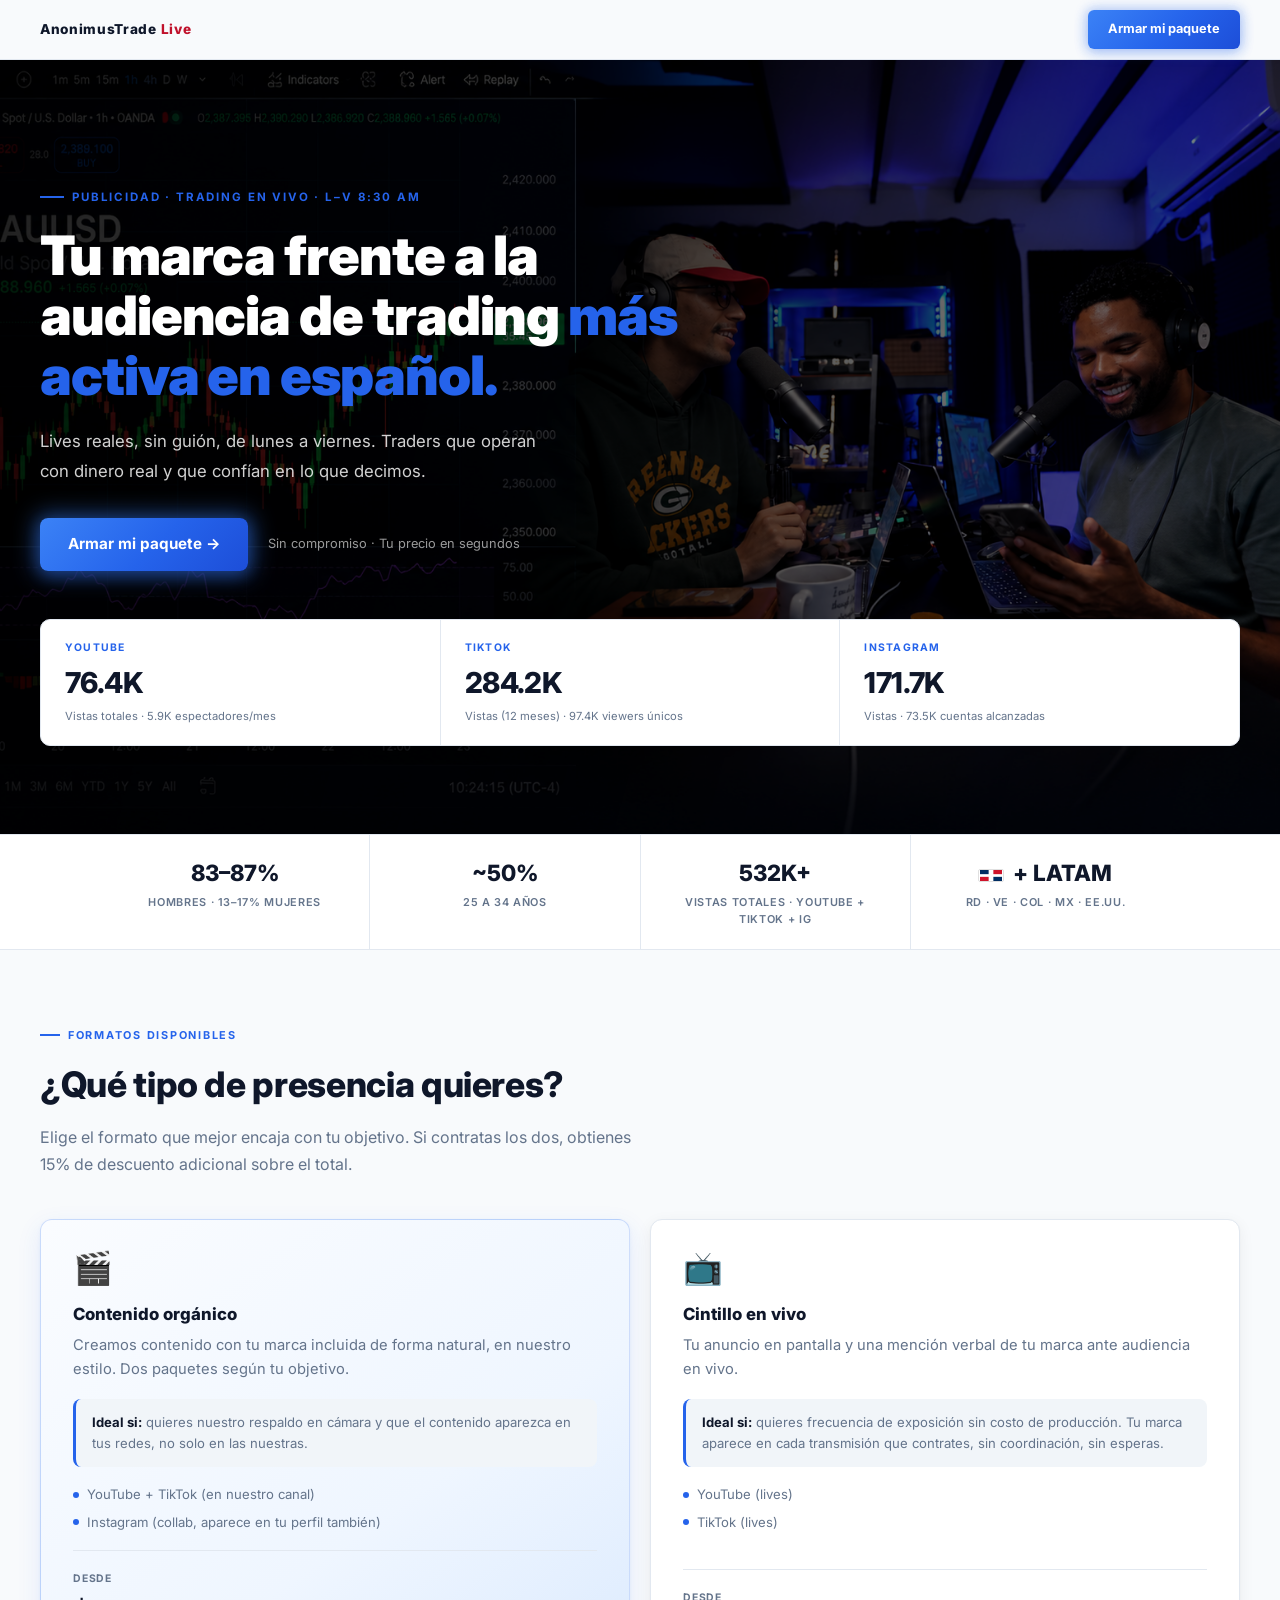
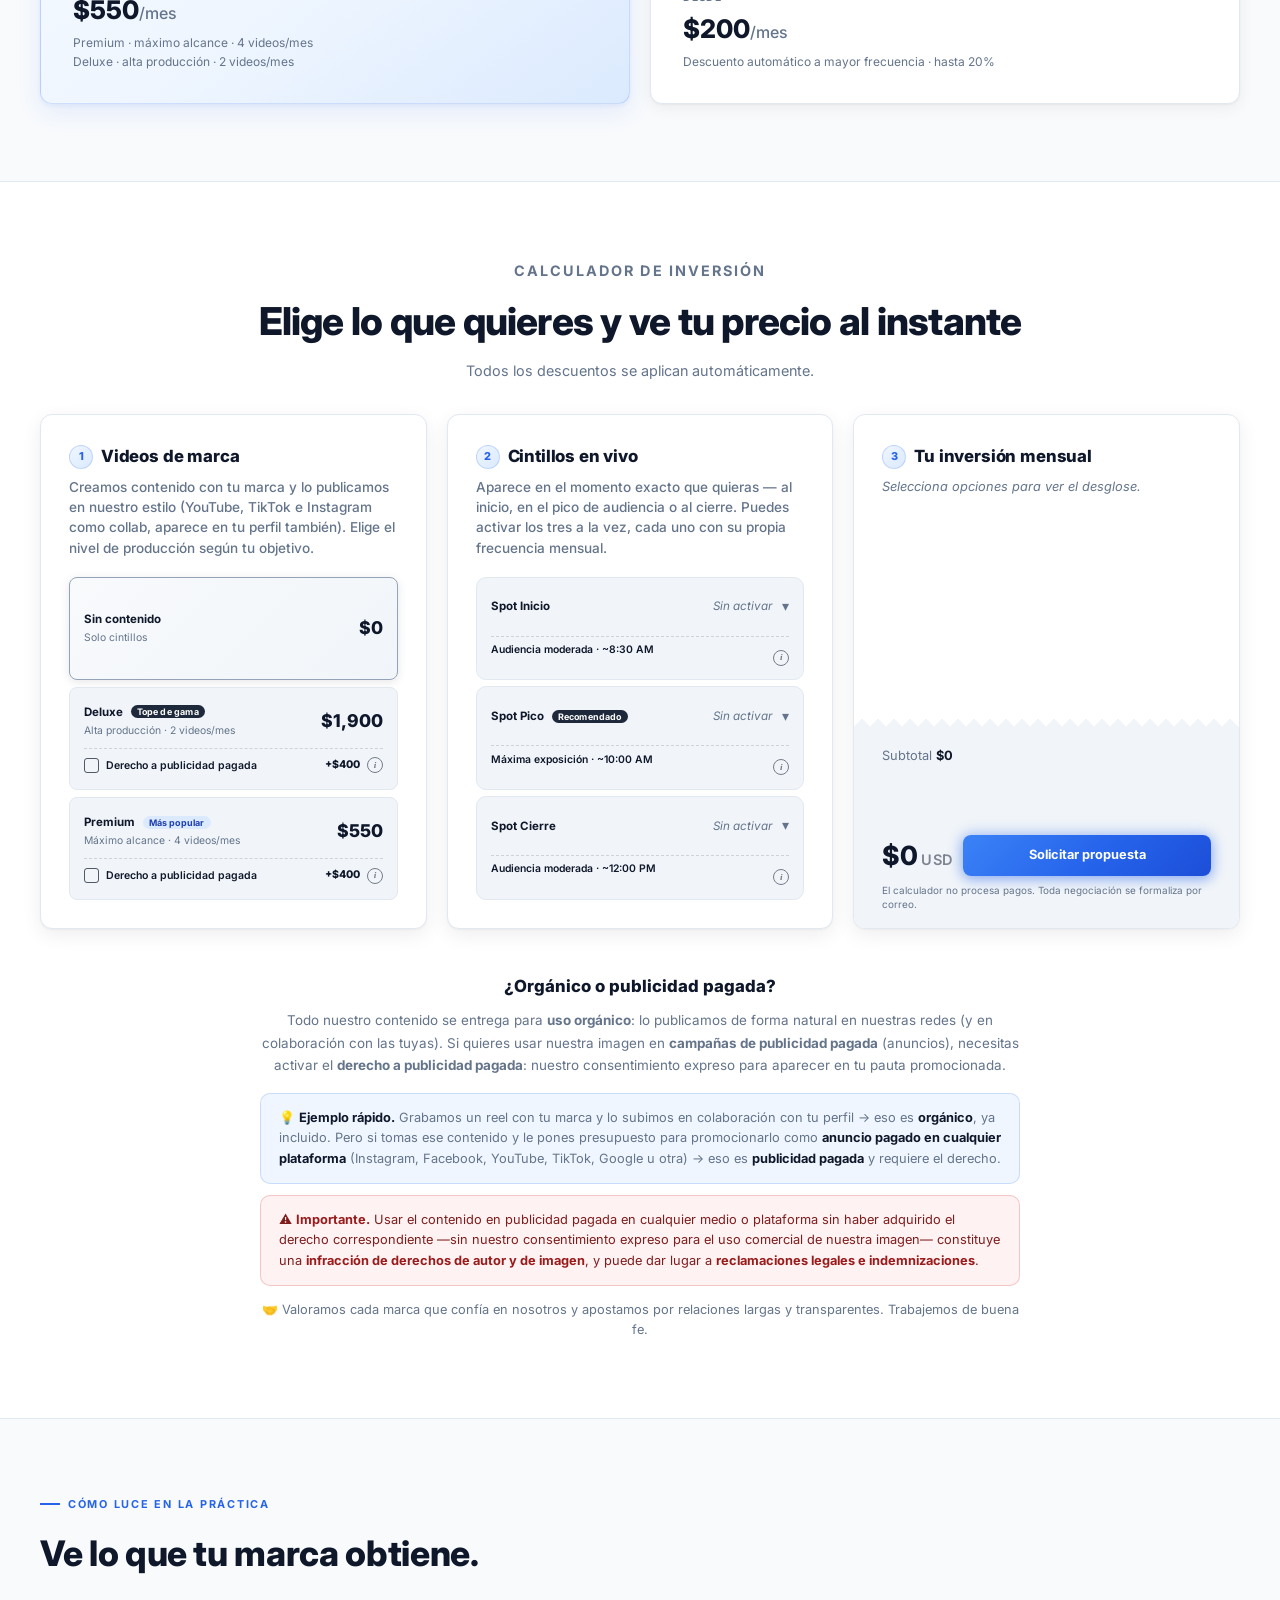
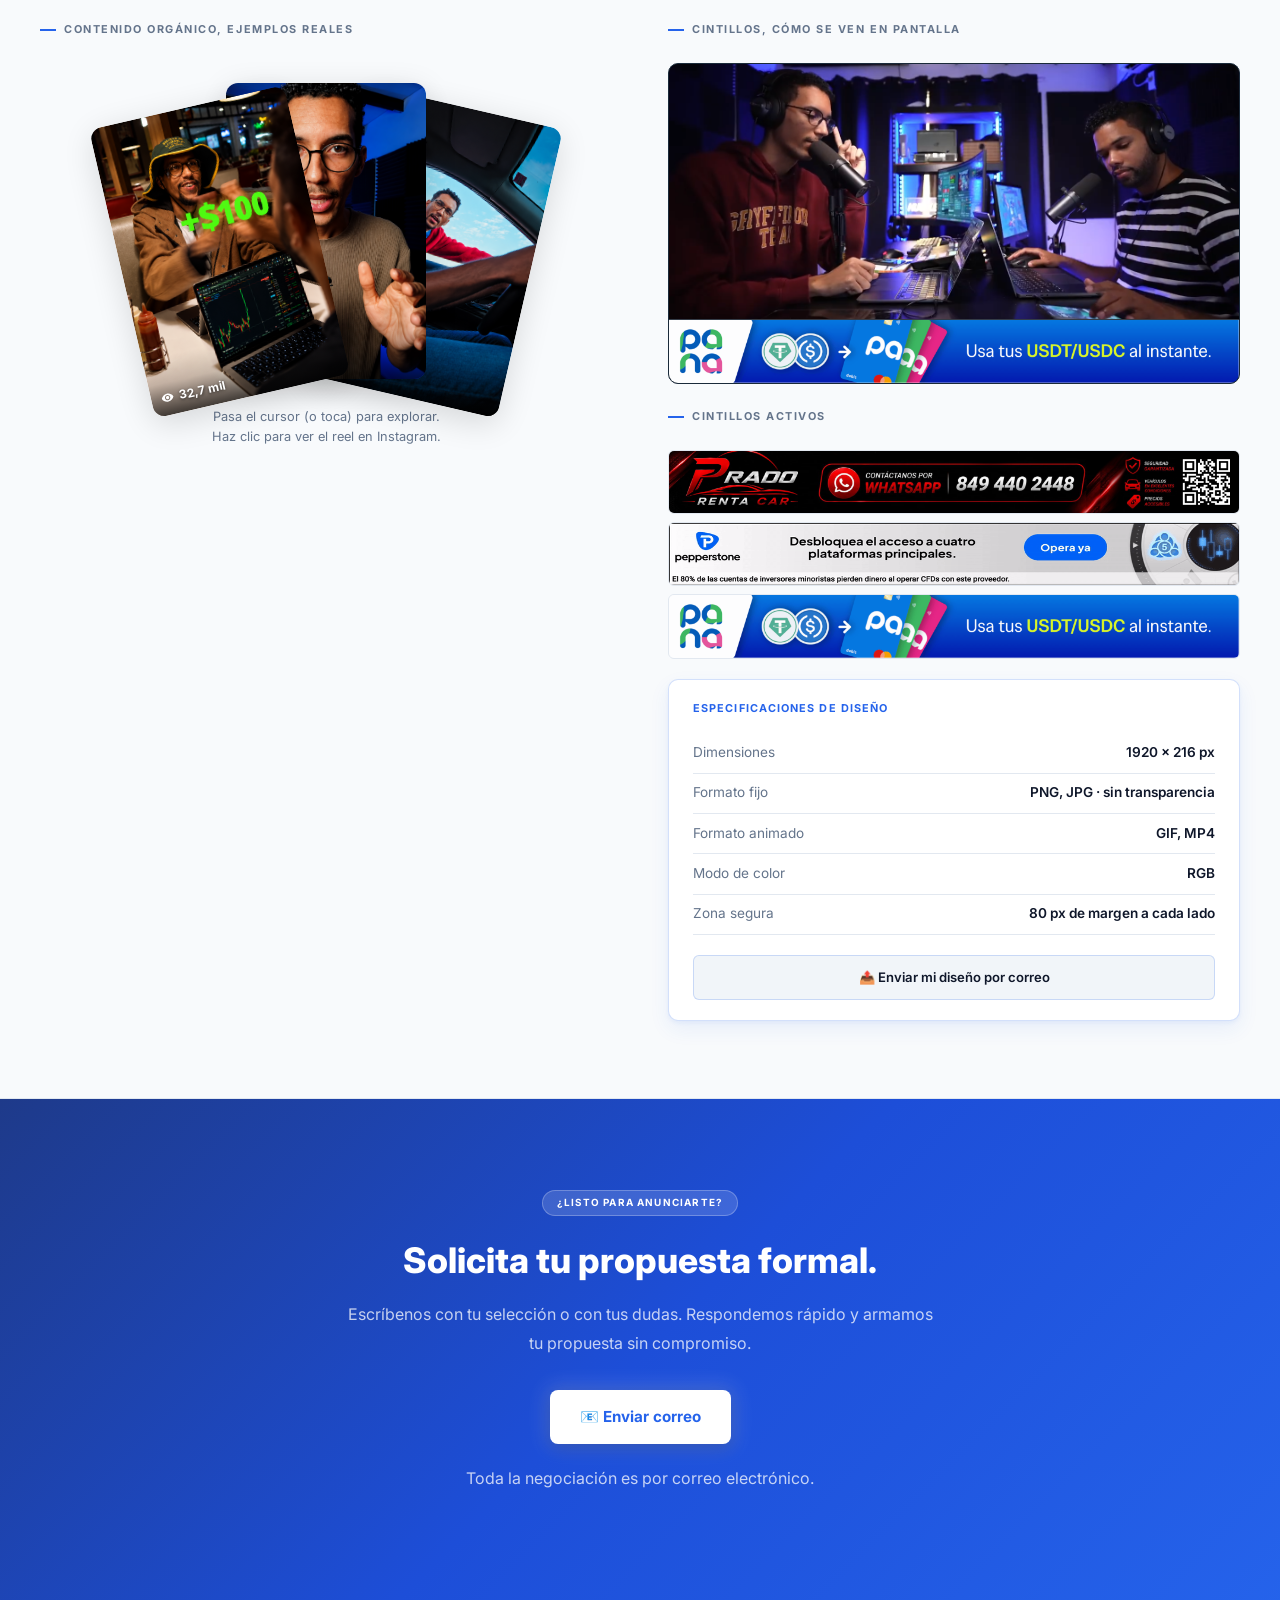
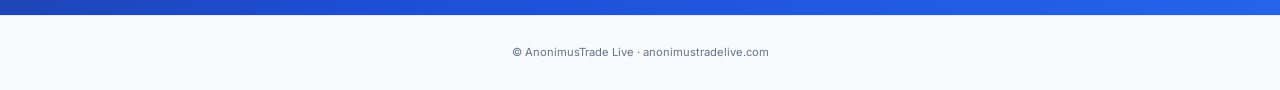
<file: ads/index.html>
<!DOCTYPE html>
<html lang="es">
<head>
<meta charset="UTF-8">
<meta name="viewport" content="width=device-width, initial-scale=1.0">
<title>Anúnciate con AnonimusTrade Live</title>
<link href="https://fonts.googleapis.com/css2?family=Inter:wght@400;500;600;700;800;900&display=swap" rel="stylesheet">
<style>
:root {
  --bg:      #F8FAFC;
  --bg2:     #FFFFFF;
  --bg3:     #F1F5F9;
  --bg4:     #E2E8F0;
  --blue:    #2563EB;
  --blue-d:  #1D4ED8;
  --blue-lt: #EFF6FF;
  --blue-g:  rgba(37,99,235,0.08);
  --blue-b:  rgba(37,99,235,0.20);
  --red:     #C0112B;
  --gold:    #B45309;
  --gold-g:  rgba(180,83,9,0.08);
  --green:   #059669;
  --grn-g:   rgba(5,150,105,0.08);
  --ink:     #0F172A;
  --muted:   #64748B;
  --bdr:     #E2E8F0;
  --bdr-b:   rgba(37,99,235,0.20);
  --shadow:    0 1px 2px rgba(0,0,0,0.04), 0 4px 16px rgba(0,0,0,0.06);
  --shadow-md: 0 4px 6px rgba(0,0,0,0.05), 0 12px 32px rgba(0,0,0,0.08);
  --shadow-blue: 0 4px 14px rgba(37,99,235,0.22);
  --btn-grad:  linear-gradient(135deg,#3B82F6 0%,#2563EB 55%,#1D4ED8 100%);
}
*,*::before,*::after { margin:0; padding:0; box-sizing:border-box }
html { scroll-behavior:smooth }
body { font-family:'Inter',sans-serif; background:var(--bg); color:var(--ink); line-height:1.6; font-size:16px }
.container { max-width:1280px; margin:0 auto; padding:0 clamp(1.25rem,5vw,2.5rem) }

/* ── NAV ── */
nav {
  position:sticky; top:0; z-index:100;
  background:rgba(248,250,252,0.95); backdrop-filter:blur(12px);
  border-bottom:1px solid var(--bdr);
  padding:0 clamp(1.25rem,5vw,2.5rem);
  height:60px; display:flex; align-items:center; justify-content:space-between;
}
.nav-brand { font-size:0.85rem; font-weight:800; letter-spacing:0.05em }
.nav-brand span { color:var(--red) }
.nav-cta {
  font-family:inherit; font-size:0.8rem; font-weight:700;
  background:var(--btn-grad); color:#fff;
  border:none; padding:9px 20px; border-radius:6px;
  cursor:pointer; text-decoration:none;
  box-shadow:var(--shadow-blue), 0 0 12px 2px rgba(37,99,235,0.28);
  transition:all 0.2s;
}
.nav-cta:hover { box-shadow:0 6px 18px rgba(37,99,235,0.36), 0 0 20px 4px rgba(37,99,235,0.38); transform:translateY(-1px) }

/* ── HERO ── */
.hero {
  position:relative; overflow:hidden;
  padding:clamp(5rem,10vw,8rem) 0 clamp(3.5rem,7vw,5.5rem);
  border-bottom:1px solid var(--bdr);
}
.hero-bg {
  position:absolute; inset:0; z-index:0;
  background:url('ads_img/hero_img_2.png') right center / cover no-repeat;
}
.hero-overlay {
  position:absolute; inset:0; z-index:1;
  background:linear-gradient(105deg,rgba(0,0,0,0.88) 0%,rgba(0,0,0,0.70) 50%,rgba(0,0,0,0.38) 100%);
}
.hero .container { position:relative; z-index:2 }
.hero-kicker {
  font-size:0.72rem; font-weight:700; letter-spacing:0.16em;
  text-transform:uppercase; color:var(--blue); margin-bottom:1.25rem;
  display:flex; align-items:center; gap:8px;
}
.hero-kicker::before { content:''; width:24px; height:2px; background:var(--blue); display:block; flex-shrink:0 }
.hero h1 {
  font-size:clamp(2rem,5.5vw,3.4rem); font-weight:900;
  line-height:1.1; letter-spacing:-0.02em;
  margin-bottom:1.25rem; max-width:640px; color:#fff;
}
.hero h1 em { color:var(--blue); font-style:normal }
.hero-sub { font-size:clamp(0.95rem,2vw,1.05rem); color:rgba(255,255,255,0.82); max-width:500px; margin-bottom:2rem; line-height:1.8 }
.hero-actions { display:flex; align-items:center; gap:1.25rem; flex-wrap:wrap; margin-bottom:3rem }
.hero-cta {
  display:inline-flex; align-items:center; gap:8px;
  background:var(--btn-grad); color:#fff; text-decoration:none;
  font-weight:700; font-size:0.95rem;
  padding:14px 28px; border-radius:8px;
  box-shadow:0 4px 16px rgba(37,99,235,0.32), 0 0 22px 5px rgba(59,130,246,0.45);
  transition:all 0.22s;
}
.hero-cta:hover { box-shadow:0 8px 28px rgba(37,99,235,0.44), 0 0 32px 8px rgba(59,130,246,0.55); transform:translateY(-2px) }
.hero-note { font-size:0.8rem; color:rgba(255,255,255,0.6) }

/* Metrics bar */
.metrics-bar {
  display:grid; grid-template-columns:repeat(3,1fr);
  gap:1px; background:var(--bdr);
  border:1px solid var(--bdr); border-radius:10px; overflow:hidden;
  box-shadow:var(--shadow);
}
.metric { background:var(--bg2); padding:1.25rem 1.5rem }
.metric-platform { font-size:0.65rem; font-weight:700; letter-spacing:0.12em; text-transform:uppercase; color:var(--blue); margin-bottom:4px }
.metric-num { font-size:clamp(1.3rem,3vw,1.8rem); font-weight:800; letter-spacing:-0.02em; margin-bottom:3px }
.metric-label { font-size:0.7rem; color:var(--muted); line-height:1.4 }

/* ── AUDIENCE STRIP ── */
.aud-strip { background:var(--bg2); border-bottom:1px solid var(--bdr) }
.aud-strip-inner { display:grid; grid-template-columns:repeat(4,1fr); gap:1px; background:var(--bdr); max-width:1080px; margin:0 auto }
.aud-stat { background:var(--bg2); padding:1.25rem 1.5rem; text-align:center }
.flag-svg   { display:inline-block; vertical-align:middle; border-radius:2px; border:1px solid rgba(0,0,0,0.12); margin-right:4px }
.flag-emoji { display:none }
.aud-val { font-size:clamp(1.1rem,2.5vw,1.4rem); font-weight:800; margin-bottom:3px }
.aud-lbl { font-size:0.68rem; color:var(--muted); font-weight:600; text-transform:uppercase; letter-spacing:0.06em }

/* ── SECTION BASE ── */
.section { padding:clamp(3rem,6vw,5rem) 0; border-bottom:1px solid var(--bdr) }
.section.alt { background:var(--bg2) }
.sec-eyebrow {
  font-size:0.68rem; font-weight:700; letter-spacing:0.16em;
  text-transform:uppercase; color:var(--blue); margin-bottom:0.75rem;
  display:flex; align-items:center; gap:8px;
}
.sec-eyebrow::before { content:''; width:20px; height:2px; background:var(--blue); display:block; flex-shrink:0 }
.sec-h2 { font-size:clamp(1.5rem,3.5vw,2.2rem); font-weight:800; letter-spacing:-0.01em; margin-bottom:0.75rem }
.sec-sub { font-size:1rem; color:var(--muted); line-height:1.7; margin-bottom:2.5rem; max-width:620px }

/* ── FORMATOS ── */
.formats-grid { display:grid; grid-template-columns:1fr 1fr; gap:1.25rem }
.fmt-card {
  background:var(--bg2); border:1px solid var(--bdr);
  border-radius:12px; padding:2rem;
  display:flex; flex-direction:column; gap:1.1rem;
  box-shadow:var(--shadow);
  transition:box-shadow 0.22s, transform 0.22s;
}
.fmt-card:hover { box-shadow:0 4px 8px rgba(0,0,0,0.06),0 16px 40px rgba(0,0,0,0.10); transform:translateY(-3px) }
.fmt-card.feat {
  border-color:var(--bdr-b);
  background:linear-gradient(145deg,#FAFCFF 0%,#EFF6FF 60%,#DBEAFE 100%);
  box-shadow:0 2px 4px rgba(37,99,235,0.06),0 8px 24px rgba(37,99,235,0.10);
}
.fmt-card.feat:hover { box-shadow:0 4px 8px rgba(37,99,235,0.08),0 20px 48px rgba(37,99,235,0.16); transform:translateY(-3px) }
.fmt-icon { font-size:2rem; line-height:1 }
.fmt-name { font-size:1.05rem; font-weight:800; margin-bottom:0.3rem }
.fmt-pitch { font-size:0.92rem; color:var(--muted); line-height:1.65 }
.fmt-ideal {
  font-size:0.82rem; color:var(--muted);
  background:var(--bg3); border-radius:8px;
  padding:0.8rem 1rem; border-left:3px solid var(--blue); line-height:1.6;
}
.fmt-ideal strong { color:var(--ink); font-weight:700 }
.fmt-platforms { display:flex; flex-direction:column; gap:0.4rem }
.fmt-pl { font-size:0.82rem; display:flex; align-items:center; gap:8px; color:var(--muted) }
.fmt-pl::before { content:''; width:6px; height:6px; border-radius:50%; background:var(--blue); flex-shrink:0 }
.fmt-from { margin-top:auto; border-top:1px solid var(--bdr); padding-top:1.25rem }
.fmt-from-lbl { font-size:0.65rem; font-weight:700; text-transform:uppercase; letter-spacing:0.08em; color:var(--muted); margin-bottom:2px }
.fmt-from-price { font-size:1.6rem; font-weight:800 }
.fmt-from-sub { font-size:0.75rem; color:var(--muted); margin-top:2px }

/* ── CALCULADOR ── */
.calc-hdr { text-align:center; margin-bottom:2rem }
.calc-eyebrow { font-size:0.68rem; font-weight:700; letter-spacing:0.14em; text-transform:uppercase; color:var(--blue); margin-bottom:0.6rem }
.tag {
  display:inline-block; font-size:0.62rem; font-weight:700;
  letter-spacing:0.12em; text-transform:uppercase;
  padding:4px 14px; border-radius:20px; margin-bottom:0.75rem;
}
.tag-blue { background:linear-gradient(135deg,#EFF6FF,#DBEAFE); color:var(--blue); border:1px solid var(--bdr-b) }
.calc-hdr h2 { font-size:clamp(1.6rem,4vw,2.4rem); font-weight:800; letter-spacing:-0.02em; margin-bottom:0.4rem }
.calc-hdr p { font-size:0.9rem; color:var(--muted) }
.calc-top-grid { display:grid; grid-template-columns:1fr 1fr 1fr; gap:1.25rem; align-items:stretch }
.calc-step {
  background:var(--bg2); border:1px solid var(--bdr);
  border-radius:12px; padding:1.75rem;
  box-shadow:0 1px 2px rgba(0,0,0,0.04),0 6px 20px rgba(0,0,0,0.07);
}
.step-lbl {
  font-size:1.05rem; font-weight:800; letter-spacing:-0.01em;
  color:var(--ink);
  margin-bottom:0.4rem; display:flex; align-items:center; gap:8px;
}
.step-num {
  width:24px; height:24px;
  background:linear-gradient(135deg,#EFF6FF,#DBEAFE);
  border:1px solid var(--bdr-b); color:var(--blue);
  border-radius:50%; font-size:0.68rem; font-weight:800;
  display:inline-flex; align-items:center; justify-content:center; flex-shrink:0;
}
.step-title { font-size:0.85rem; font-weight:500; color:var(--muted); margin-bottom:0.75rem; line-height:1.5; min-height:88px }
.step-desc { font-size:0.82rem; color:var(--muted); margin-bottom:1rem; line-height:1.6 }

.calc-step { display:flex; flex-direction:column }
.c-opts { display:flex; flex-direction:column; gap:0.45rem; flex:1 }
.c-opt {
  display:flex; flex-direction:column; justify-content:center; gap:0.5rem;
  border:1.5px solid var(--bdr); border-radius:8px;
  padding:0.6rem 0.85rem; cursor:pointer;
  min-height:64px; flex:1;
  transition:border-color 0.18s, background 0.18s, box-shadow 0.18s; text-align:left;
  background:var(--bg3); user-select:none;
  position:relative;
}
.c-opt-main { display:flex; align-items:center; justify-content:space-between; gap:0.75rem }
.c-opt:hover { border-color:rgba(37,99,235,0.4); background:var(--blue-lt); box-shadow:0 2px 8px rgba(37,99,235,0.10) }
.c-opt.sel {
  border-color:var(--blue);
  background:var(--blue-lt);
  box-shadow:0 2px 10px rgba(37,99,235,0.15);
}
.c-opt.sel .c-opt-lbl { color:var(--blue) }
/* Opción nula "Sin contenido": se mantiene neutral, no celebra el $0 con el color de marca */
.c-opt[data-plan="ninguno"]:hover { border-color:#CBD5E1; background:#F8FAFC; box-shadow:0 2px 8px rgba(15,23,42,0.07) }
.c-opt[data-plan="ninguno"].sel { border-color:#94A3B8; background:linear-gradient(135deg,#F8FAFC,#F1F5F9); box-shadow:0 2px 10px rgba(15,23,42,0.10) }
.c-opt[data-plan="ninguno"].sel .c-opt-lbl { color:var(--ink) }
.c-opt-meta { flex:1; min-width:0 }
.c-opt-lbl { font-size:0.72rem; font-weight:700; color:var(--ink) }
/* Insignias de tier — distinguen Deluxe/Premium sin colorear toda la tarjeta */
.c-tier-badge { font-size:0.56rem; font-weight:700; padding:1px 6px; border-radius:20px; margin-left:5px; vertical-align:middle; letter-spacing:0.02em; white-space:nowrap }
.c-tier-badge--top { background:#1E293B; color:#fff }
.c-tier-badge--pop { background:#DBEAFE; color:#1E40AF }
.c-opt-sub { font-size:0.65rem; color:var(--muted); margin-top:2px }
.c-opt-right { text-align:right; flex-shrink:0 }
.c-opt-price { font-size:1.1rem; font-weight:800; white-space:nowrap }
.c-opt-disc { font-size:0.65rem; font-weight:800; letter-spacing:0.03em; margin-top:2px }
.c-opt-disc--zero { color:#EF4444 }
.c-opt-disc--win  { color:#059669 }

/* Add-on: derecho a publicidad pagada */
.c-opt-addon {
  display:flex; align-items:center; gap:0.45rem;
  padding-top:0.5rem; border-top:1px dashed rgba(0,0,0,0.14);
  font-size:0.66rem; font-weight:600; color:var(--ink); cursor:pointer;
}
.c-opt-check {
  width:15px; height:15px; flex-shrink:0; border-radius:3px;
  border:1.5px solid currentColor; opacity:0.7;
  display:inline-flex; align-items:center; justify-content:center; line-height:1;
}
.c-opt-addon.checked .c-opt-check { background:var(--blue); border-color:var(--blue); opacity:1 }
.c-opt-addon.checked .c-opt-check::after { content:'✓'; color:#fff; font-size:0.6rem; font-weight:800 }
.c-opt-check { transition:opacity 0.15s, box-shadow 0.15s }
.c-opt-addon:hover .c-opt-check { opacity:1; box-shadow:0 0 0 3px rgba(0,0,0,0.08) }
.c-opt-addon:hover .c-opt-addon-txt { text-decoration:underline; text-underline-offset:2px }
.c-opt-addon-txt { flex:1; line-height:1.25 }
.c-opt-addon-price { font-weight:800; white-space:nowrap }
.c-opt-info {
  flex-shrink:0; width:16px; height:16px; border-radius:50%;
  border:1.3px solid currentColor; color:inherit; opacity:0.55;
  font-size:0.58rem; font-weight:800; line-height:1; font-style:italic;
  display:inline-flex; align-items:center; justify-content:center;
  background:none; cursor:pointer; font-family:Georgia, serif;
}
.c-opt-info:hover { opacity:1 }
.c-info-pop {
  display:none; position:absolute; bottom:calc(100% + 6px); right:0;
  width:230px; z-index:60; background:var(--bg2);
  border:1.5px solid var(--bdr); border-radius:8px; padding:9px 11px;
  box-shadow:0 8px 24px rgba(0,0,0,0.16);
  font-size:0.68rem; font-weight:500; color:var(--ink); line-height:1.45;
  text-align:left; cursor:default;
}
.c-opt.info-open .c-info-pop { display:block }

/* Mono-marca: los tiers usan tarjeta neutral + estado azul genérico.
   Se diferencian por la insignia (.c-tier-badge), no por color de fondo. */

/* ── SPOT CARDS COMPACTAS + DROPDOWN ── */
.spot-tip {
  font-size:0.82rem; color:var(--blue); font-weight:500; line-height:1.55;
  background:var(--blue-lt); border-left:3px solid var(--blue);
  border-radius:0 6px 6px 0; padding:8px 12px; margin-bottom:1rem;
}
.spot-tip strong { font-weight:700 }
.spot-cards { flex:1; display:flex; flex-direction:column; gap:6px }
.spot-card {
  border:1.5px solid var(--bdr); border-radius:10px;
  position:relative; flex:1;
  display:flex; flex-direction:column;
  background:var(--bg3); transition:border-color 0.18s, box-shadow 0.18s, background 0.18s;
}
.spot-card-row {
  display:flex; align-items:center; gap:10px;
  padding:8px 14px; cursor:pointer; user-select:none;
  border-radius:10px; flex:1;
}
.spot-card-row:hover { background:transparent }
.spot-card:hover { border-color:rgba(37,99,235,0.45); background:var(--blue-lt); box-shadow:0 2px 10px rgba(37,99,235,0.12) }
.spot-card-info { display:flex; align-items:center; gap:10px; flex:1; min-width:0 }
.spot-card-icon { font-size:1.15rem; line-height:1; flex-shrink:0 }
.spot-card-name { font-size:0.72rem; font-weight:700 }
.spot-card-detail { font-size:0.65rem; color:var(--ink); font-weight:600; margin-top:2px }
.spot-card-badge {
  text-align:right; flex-shrink:0;
  min-height:42px; display:flex; flex-direction:column; justify-content:center;
}
.spot-badge-price { font-size:0.88rem; font-weight:800 }
.spot-badge-disc { font-size:0.67rem; color:var(--green); font-weight:700; margin-top:1px }
.spot-badge-freq { font-size:0.65rem; color:var(--muted); margin-top:1px }
.spot-badge-off { font-size:0.73rem; color:var(--muted); font-style:italic }
.spot-chevron {
  font-size:0.85rem; color:var(--muted); flex-shrink:0;
  transition:transform 0.2s; line-height:1;
}
.spot-card.open .spot-chevron { transform:rotate(180deg) }
/* Dropdown flotante — no afecta el layout */
.spot-dropdown {
  display:none;
  position:absolute; top:calc(100% + 4px); left:0; right:0;
  z-index:50;
  background:var(--bg2); border:1.5px solid var(--bdr);
  border-radius:8px; overflow:hidden;
  box-shadow:0 8px 24px rgba(0,0,0,0.14);
}
.spot-card.open .spot-dropdown { display:block }
.spot-opt {
  display:flex; align-items:center; justify-content:space-between;
  width:100%; padding:9px 14px;
  background:none; border:none; border-bottom:1px solid var(--bdr);
  color:var(--ink); font-size:0.82rem; font-weight:600; font-family:inherit;
  cursor:pointer; text-align:left; transition:background 0.12s;
}
.spot-opt:last-child { border-bottom:none }
.spot-opt:hover { background:var(--bg3) }
.opt-left { display:flex; align-items:center; gap:7px }
.opt-right { display:flex; align-items:center; gap:8px; flex-shrink:0 }
.opt-disc { font-size:0.71rem; font-weight:700; color:var(--green) }
.opt-no-disc { font-size:0.71rem; color:var(--muted) }
.spot-opt--off .opt-left, .spot-opt--off .opt-check { color:var(--muted) }
.opt-check { font-size:0.75rem; opacity:0 }
.spot-opt.active .opt-check { opacity:1 }
.sum-lines { display:flex; flex-direction:column; gap:0.25rem; min-height:148px }
.sum-disc-area { min-height:62px }
/* Spots — mono-marca: neutral en reposo, azul al activar.
   El precio se queda en --ink (igual que .c-opt-price en la columna 1); solo el nombre cambia a azul. */
.spot-card .spot-opt.active  { color:var(--blue); font-weight:700 }
.spot-card.has-freq          { border-color:var(--blue); background:var(--blue-lt); box-shadow:0 2px 10px rgba(37,99,235,0.16) }
.spot-card.has-freq .spot-card-name { color:var(--blue) }
/* Pie de tarjeta — mismo patrón que .c-opt-addon: línea con borde punteado arriba.
   Reparte lo que antes iba apretado arriba: horario (línea fija) + frecuencia
   (línea reservada, vacía si "Off", para que la tarjeta no cambie de tamaño) + info. */
.spot-card-foot {
  display:flex; align-items:center; gap:8px;
  margin:0 14px; padding:0.2rem 0 0.25rem;
  border-top:1px dashed rgba(0,0,0,0.14);
}
.spot-foot-info { flex:1; min-width:0 }
.spot-foot-freq { font-size:0.63rem; color:var(--muted); margin-top:1px; min-height:16px }
.spot-info {
  flex-shrink:0; width:16px; height:16px; border-radius:50%;
  border:1.3px solid currentColor; color:var(--ink); opacity:0.55;
  font-size:0.58rem; font-weight:800; line-height:1; font-style:italic;
  display:inline-flex; align-items:center; justify-content:center;
  background:none; cursor:pointer; font-family:Georgia, serif;
}
.spot-info:hover { opacity:1 }
.spot-info-pop {
  display:none; position:absolute; bottom:calc(100% + 6px); left:0; right:0;
  z-index:60; background:var(--bg2); border:1.5px solid var(--bdr);
  border-radius:8px; padding:9px 11px; box-shadow:0 8px 24px rgba(0,0,0,0.16);
  font-size:0.68rem; font-weight:500; color:var(--ink); line-height:1.45; text-align:left; cursor:default;
}
.spot-card.info-open .spot-info-pop { display:block }

/* ── SUMMARY PANEL (columna 3, mismo estilo que calc-step) ── */
.calc-summary {
  background:var(--bg2); border:1px solid var(--bdr);
  border-radius:12px; padding:1.75rem;
  position:sticky; top:72px;
  box-shadow:0 1px 2px rgba(0,0,0,0.04),0 6px 20px rgba(0,0,0,0.07);
  display:flex; flex-direction:column;
}

.sum-receipt {
  background:var(--bg3);
  margin:auto -1.75rem -1.75rem;
  padding:0 1.75rem 1rem;
  position:relative;
  border-bottom-left-radius:11px;
  border-bottom-right-radius:11px;
}
.sum-receipt::before {
  content:'';
  display:block; height:16px; margin:0 -1.75rem 0.85rem;
  background:
    linear-gradient(135deg, var(--bg2) 33.33%, transparent 33.33%) 0 0,
    linear-gradient(-135deg, var(--bg2) 33.33%, transparent 33.33%) 0 0;
  background-size:16px 16px;
  background-repeat:repeat-x;
  background-color:var(--bg3);
}
.sum-title { font-size:0.65rem; font-weight:700; letter-spacing:0.14em; text-transform:uppercase; color:var(--muted); margin-bottom:0.5rem }

.sum-line { display:flex; justify-content:space-between; align-items:baseline; font-size:0.8rem; gap:0.5rem }
.sum-line-k { color:var(--muted); flex:1 }
.sum-line-v { font-weight:700; flex-shrink:0 }
.sum-empty { font-size:0.8rem; color:var(--muted); font-style:italic }
.sum-div { height:1px; background:var(--bdr); margin:0.5rem 0 }
.sum-row-meta {
  display:flex; justify-content:space-between; align-items:center;
  font-size:0.8rem; color:var(--muted); margin-bottom:0.4rem;
}
.sum-row-meta strong { color:var(--ink); font-weight:700 }
.sum-saving-badge {
  font-size:0.7rem; color:var(--green); font-weight:700;
  background:var(--grn-g); border:1px solid rgba(5,150,105,0.18);
  border-radius:4px; padding:2px 7px; white-space:nowrap;
}
.sum-bundle-pill {
  display:flex; justify-content:space-between; align-items:center;
  font-size:0.75rem; color:var(--green); font-weight:700;
  background:var(--grn-g); border:1px solid rgba(5,150,105,0.18);
  border-radius:4px; padding:5px 9px; margin-bottom:0.45rem;
}
.sum-bundle-note { font-size:0.62rem; font-weight:400; opacity:0.8; margin-top:1px }
.sum-total-disc {
  display:flex; justify-content:space-between; align-items:center;
  font-size:0.8rem; font-weight:700; color:var(--green);
  border-top:1px dashed rgba(5,150,105,0.3);
  padding:5px 2px; margin-top:0.1rem; margin-bottom:0.1rem;
}
.sum-item { padding:4px 6px; border-radius:4px; border:1px solid var(--bg3) }
.sum-item:nth-child(even) { background:var(--bg3) }
.sum-disc-row {
  font-size:0.68rem; color:var(--green); font-weight:600;
  text-align:right; margin-top:1px;
}
.sum-bottom { display:flex; align-items:center; gap:0.65rem }
.sum-total-val { font-size:1.65rem; font-weight:800; letter-spacing:-0.02em; flex-shrink:0; white-space:nowrap }
.sum-cta {
  flex:1; display:block; text-align:center;
  background:var(--btn-grad); color:#fff; text-decoration:none;
  font-weight:700; font-size:0.8rem; padding:10px 8px;
  border-radius:8px;
  box-shadow:0 4px 12px rgba(37,99,235,0.28), 0 0 14px 2px rgba(37,99,235,0.30);
  transition:all 0.2s;
}
.sum-cta:hover { box-shadow:0 6px 18px rgba(37,99,235,0.4), 0 0 22px 5px rgba(37,99,235,0.40); transform:translateY(-1px) }
.cta-warning { font-size:0.68rem; font-weight:600; color:#DC2626; text-align:center; margin-top:0.5rem }
.sum-upsell {
  font-size:0.75rem; color:var(--gold);
  background:var(--gold-g); border:1px solid rgba(245,158,11,0.2);
  border-radius:6px; line-height:1.5;
  max-height:0; overflow:hidden; opacity:0;
  padding:0 9px; margin-top:0;
  transition:max-height 0.25s ease, opacity 0.22s ease, padding 0.25s ease, margin-top 0.25s ease;
}
.sum-upsell.visible {
  max-height:80px; opacity:1; padding:6px 9px; margin-top:0.4rem;
}
.sum-note { font-size:0.62rem; color:var(--muted); text-align:left; margin-top:0.35rem; line-height:1.4 }

/* ── VISUALES ── */
.visual-grid { display:grid; grid-template-columns:1fr 1fr; gap:3.5rem; align-items:start }
.vis-col-label {
  font-size:0.68rem; font-weight:700; letter-spacing:0.14em;
  text-transform:uppercase; color:var(--muted); margin-bottom:1.5rem;
  display:flex; align-items:center; gap:8px;
}
.vis-col-label::before { content:''; width:16px; height:2px; background:var(--blue); flex-shrink:0 }

/* Fan deck */
.fan-wrapper { display:flex; justify-content:center; align-items:flex-end; min-height:340px; padding:1rem 0 1.5rem }
.fan-deck { position:relative; width:200px; height:296px }
.fan-card {
  position:absolute; top:0; left:0; width:200px; height:296px;
  border-radius:12px; overflow:hidden; cursor:pointer; display:block; text-decoration:none;
  transition:all 0.35s cubic-bezier(0.34,1.56,0.64,1);
  transform-origin:bottom center;
  box-shadow:0 8px 32px rgba(0,0,0,0.14);
}
.fan-card:nth-child(1) { transform:rotate(-13deg) translateX(-75px); z-index:3 }
.fan-card:nth-child(2) { transform:rotate(0deg); z-index:2 }
.fan-card:nth-child(3) { transform:rotate(13deg) translateX(75px); z-index:1 }
.fan-card:nth-child(1):hover { transform:rotate(-5deg) translateX(-65px) translateY(-18px) scale(1.04); z-index:10 }
.fan-card:nth-child(2):hover { transform:rotate(0deg) translateY(-18px) scale(1.04); z-index:10 }
.fan-card:nth-child(3):hover { transform:rotate(5deg) translateX(65px) translateY(-18px) scale(1.04); z-index:10 }
.fan-ph {
  width:100%; height:100%;
  background:var(--bg3); border:1px solid var(--bdr);
  display:flex; flex-direction:column; align-items:center; justify-content:center;
  gap:0.75rem; padding:1rem; text-align:center;
}
.reel-img { width:100%; height:100%; object-fit:cover; display:block; }
.reel-overlay {
  position:absolute; bottom:0; left:0; right:0;
  background:linear-gradient(to top, rgba(0,0,0,0.7) 0%, rgba(0,0,0,0.15) 55%, transparent 100%);
  padding:8px 10px; display:flex; flex-direction:column; justify-content:flex-end; gap:5px;
}
.reel-views {
  display:flex; align-items:center; gap:5px;
  color:#fff; font-size:0.75rem; font-weight:700;
  text-shadow:0 1px 3px rgba(0,0,0,0.6);
}
.reel-stats-hover {
  display:flex; gap:10px;
  opacity:0; transform:translateX(-14px);
  transition:opacity 0.28s ease 0.07s, transform 0.28s ease 0.07s;
}
.fan-card:hover .reel-stats-hover { opacity:1; transform:translateX(0); }
.reel-stat {
  display:flex; align-items:center; gap:3px;
  color:#fff; font-size:0.72rem; font-weight:700;
  text-shadow:0 1px 3px rgba(0,0,0,0.6);
}
.fan-note { font-size:0.8rem; color:var(--muted); text-align:center; line-height:1.6; margin-top:0.25rem }

/* Stream mockup */
.stream-mock {
  position:relative; width:100%; aspect-ratio:16/9;
  background:#0A1520; border:1px solid #1a2a3a;
  border-radius:10px; overflow:hidden; margin-bottom:1.25rem;
}
.stream-body {
  position:absolute; inset:0; bottom:20%;
  display:flex; align-items:center; justify-content:center;
  flex-direction:column; gap:0.5rem;
}
.stream-live {
  position:absolute; top:10px; left:10px;
  background:var(--red); color:#fff;
  font-size:0.6rem; font-weight:800; letter-spacing:0.08em;
  padding:3px 8px; border-radius:3px;
}
.stream-ph { font-size:0.72rem; color:rgba(107,125,179,0.4); font-weight:600; letter-spacing:0.1em; text-transform:uppercase }
.cintillo-strip {
  position:absolute; bottom:0; left:0; right:0; height:20%;
  background:rgba(241,245,249,0.12); border-top:1px solid rgba(255,255,255,0.06);
  display:flex; align-items:center; justify-content:center;
}
.cintillo-strip-ph { font-size:0.62rem; color:rgba(107,125,179,0.4); font-weight:700; letter-spacing:0.1em; text-transform:uppercase }

/* Cintillo gallery */
.cin-gallery { display:flex; flex-direction:column; gap:0.5rem; margin-bottom:1.25rem }
.cin-item {
  width:100%; aspect-ratio:1920/216;
  background:var(--bg3); border:1px solid var(--bdr);
  border-radius:6px; display:flex; align-items:center; justify-content:center; overflow:hidden;
}
.cin-item img { width:100%; height:100%; object-fit:cover; display:block }
.cin-ph { font-size:0.65rem; color:rgba(107,125,179,0.4); font-weight:700; letter-spacing:0.1em; text-transform:uppercase }

/* Specs */
.specs-card {
  background:var(--bg2); border:1px solid var(--bdr-b);
  border-radius:10px; padding:1.25rem 1.5rem;
  box-shadow:0 2px 4px rgba(37,99,235,0.06),0 8px 20px rgba(37,99,235,0.08);
}
.specs-title { font-size:0.68rem; font-weight:700; letter-spacing:0.1em; text-transform:uppercase; color:var(--blue); margin-bottom:1rem }
.spec-row { display:flex; justify-content:space-between; align-items:baseline; font-size:0.85rem; gap:1rem; padding:0.55rem 0; border-bottom:1px solid var(--bdr) }
.spec-row:last-child { border-bottom:none }
.spec-k { color:var(--muted) }
.spec-v { font-weight:600; text-align:right }
.specs-cta {
  display:block; text-align:center; margin-top:1.25rem;
  background:var(--bg3); border:1px solid var(--bdr-b);
  color:var(--ink); text-decoration:none; font-size:0.82rem;
  font-weight:600; padding:11px; border-radius:6px; transition:border-color 0.18s;
}
.specs-cta:hover { border-color:var(--blue) }

/* ── CONTACTO (blue gradient) ── */
#contacto {
  padding:clamp(3.5rem,7vw,6rem) 0;
  background:linear-gradient(135deg,#1E3A8A 0%,#1D4ED8 50%,#2563EB 100%);
}
.contact-inner { text-align:center; max-width:600px; margin:0 auto }
.contact-inner h2 { font-size:clamp(1.5rem,4vw,2.2rem); font-weight:800; color:#fff; margin-bottom:0.75rem }
.contact-inner p { font-size:1rem; color:rgba(255,255,255,0.75); margin-bottom:2rem; line-height:1.8 }
.contact-email {
  display:inline-flex; align-items:center; gap:10px;
  background:#fff; color:var(--blue);
  text-decoration:none; font-weight:700; font-size:0.95rem;
  padding:15px 30px; border-radius:8px;
  transition:transform 0.18s, box-shadow 0.18s;
  box-shadow:0 4px 16px rgba(0,0,0,0.2), 0 0 20px 4px rgba(255,255,255,0.18);
}
.contact-email:hover { transform:translateY(-2px); box-shadow:0 8px 24px rgba(0,0,0,0.25), 0 0 30px 7px rgba(255,255,255,0.25) }
.contact-note { font-size:0.72rem; color:rgba(255,255,255,0.5); margin-top:1.25rem; line-height:1.5 }

footer { border-top:1px solid var(--bdr); padding:1.75rem; text-align:center; font-size:0.7rem; color:var(--muted) }
footer a { color:var(--muted); text-decoration:none }
footer a:hover { color:var(--ink) }

/* ── ANIMACIONES DESGLOSE ── */
@keyframes fadeSlideIn {
  from { opacity:0; transform:translateY(-6px) }
  to   { opacity:1; transform:translateY(0) }
}
@keyframes fadeSlideUp {
  from { opacity:0; transform:translateY(6px) }
  to   { opacity:1; transform:translateY(0) }
}
@keyframes fadeSlideOut {
  from { opacity:1; transform:translateY(0) }
  to   { opacity:0; transform:translateY(8px) }
}
.sum-item { animation:fadeSlideIn 0.22s ease-out both }

/* ── ZONA 4: explicador orgánico vs publicidad pagada ── */
.rights-explainer { max-width:760px; margin:2.75rem auto 0; }
.rights-title { font-size:1.05rem; font-weight:800; color:var(--ink); margin-bottom:0.55rem; text-align:center }
.rights-lead { font-size:0.84rem; color:var(--muted); line-height:1.7; margin-bottom:1rem; text-align:center }
.rights-box { font-size:0.8rem; line-height:1.6; border-radius:10px; padding:0.85rem 1.1rem; margin-bottom:0.7rem }
.rights-box strong { color:var(--ink) }
.rights-box--tip  { background:var(--blue-lt); border:1px solid rgba(37,99,235,0.18); color:var(--muted) }
.rights-box--warn { background:#FEF2F2; border:1px solid rgba(220,38,38,0.22); color:#7F1D1D }
.rights-box--warn strong { color:#991B1B }
.rights-goodfaith { font-size:0.8rem; color:var(--muted); line-height:1.6; text-align:center; margin-top:0.9rem }

/* ── ALTURA FIJA COLUMNAS (desktop) ── */
@media(min-width:901px) {
  .calc-step, .calc-summary { min-height:510px }
}

/* ── RESPONSIVE ── */
@media(max-width:1100px) {
  .calc-top-grid { grid-template-columns:1fr 1fr }
  .calc-summary { grid-column:1/-1; position:static }
}
@media(max-width:900px) {
  .calc-top-grid { grid-template-columns:1fr }
  .sum-lines { padding-bottom:1.25rem }
  .sum-receipt { padding:0 1.25rem 1.25rem }
  .sum-receipt::before { height:20px; margin:0 -1.25rem 1rem; background-size:20px 20px }
  .sum-note { text-align:center }
  .formats-grid { grid-template-columns:1fr }
  .visual-grid { grid-template-columns:1fr }
  .aud-strip-inner { grid-template-columns:1fr 1fr }
  .flag-svg   { display:none }
  .flag-emoji { display:inline }
  /* En vertical/mobile las columnas se angostan y el badge de tier puede saltar de línea;
     sin margen queda alineado al inicio del nombre en vez de desfasado hacia la derecha. */
  .c-tier-badge { margin-left:0 }
}
@media(max-width:660px) {
  .metrics-bar { grid-template-columns:1fr }
  .c-opts { grid-template-columns:1fr }
  .spot-tabs { grid-template-columns:1fr }
  .tl-pin-label { font-size:0.62rem }
  .fan-deck { width:160px; height:237px }
  .fan-card { width:160px; height:237px }
  .fan-card:nth-child(1) { transform:rotate(-13deg) translateX(-60px) }
  .fan-card:nth-child(3) { transform:rotate(13deg) translateX(60px) }
}
</style>
</head>
<body>

<!-- NAV -->
<nav>
  <div class="nav-brand">AnonimusTrade <span>Live</span></div>
  <a href="#calculador" class="nav-cta">Armar mi paquete</a>
</nav>

<!-- HERO -->
<section class="hero">
  <div class="hero-bg"></div>
  <div class="hero-overlay"></div>
  <div class="container">
    <div class="hero-kicker">Publicidad · Trading en vivo · L–V 8:30 AM</div>
    <h1>Tu marca frente a la audiencia de trading <em>más activa en español.</em></h1>
    <p class="hero-sub">Lives reales, sin guión, de lunes a viernes. Traders que operan con dinero real y que confían en lo que decimos.</p>
    <div class="hero-actions">
      <a href="#calculador" class="hero-cta">Armar mi paquete →</a>
      <span class="hero-note">Sin compromiso · Tu precio en segundos</span>
    </div>
    <div class="metrics-bar">
      <div class="metric">
        <div class="metric-platform">YouTube</div>
        <div class="metric-num">76.4K</div>
        <div class="metric-label">Vistas totales · 5.9K espectadores/mes</div>
      </div>
      <div class="metric">
        <div class="metric-platform">TikTok</div>
        <div class="metric-num">284.2K</div>
        <div class="metric-label">Vistas (12 meses) · 97.4K viewers únicos</div>
      </div>
      <div class="metric">
        <div class="metric-platform">Instagram</div>
        <div class="metric-num">171.7K</div>
        <div class="metric-label">Vistas · 73.5K cuentas alcanzadas</div>
      </div>
    </div>
  </div>
</section>

<!-- AUDIENCE STRIP -->
<div class="aud-strip">
  <div class="aud-strip-inner">
    <div class="aud-stat">
      <div class="aud-val">83–87%</div>
      <div class="aud-lbl">Hombres · 13–17% Mujeres</div>
    </div>
    <div class="aud-stat">
      <div class="aud-val">~50%</div>
      <div class="aud-lbl">25 a 34 años</div>
    </div>
    <div class="aud-stat">
      <div class="aud-val">532K+</div>
      <div class="aud-lbl">Vistas totales · YouTube + TikTok + IG</div>
    </div>
    <div class="aud-stat">
      <div class="aud-val">
        <svg class="flag-svg" viewBox="0 0 20 10" width="26" height="13" xmlns="http://www.w3.org/2000/svg">
          <rect x="0"  y="0" width="8" height="4" fill="#002D62"/>
          <rect x="12" y="0" width="8" height="4" fill="#CF142B"/>
          <rect x="0"  y="6" width="8" height="4" fill="#CF142B"/>
          <rect x="12" y="6" width="8" height="4" fill="#002D62"/>
          <rect x="8"  y="0" width="4" height="10" fill="#fff"/>
          <rect x="0"  y="4" width="20" height="2"  fill="#fff"/>
        </svg>
        <span class="flag-emoji">🇩🇴</span> + LATAM
      </div>
      <div class="aud-lbl">RD · VE · COL · MX · EE.UU.</div>
    </div>
  </div>
</div>

<!-- FORMATOS -->
<section class="section" id="formatos">
  <div class="container">
    <div class="sec-eyebrow">Formatos disponibles</div>
    <h2 class="sec-h2">¿Qué tipo de presencia quieres?</h2>
    <p class="sec-sub">Elige el formato que mejor encaja con tu objetivo. Si contratas los dos, obtienes 15% de descuento adicional sobre el total.</p>
    <div class="formats-grid">

      <div class="fmt-card feat">
        <div class="fmt-icon">🎬</div>
        <div>
          <div class="fmt-name">Contenido orgánico</div>
          <p class="fmt-pitch">Creamos contenido con tu marca incluida de forma natural, en nuestro estilo. Dos paquetes según tu objetivo.</p>
        </div>
        <div class="fmt-ideal"><strong>Ideal si:</strong> quieres nuestro respaldo en cámara y que el contenido aparezca en tus redes, no solo en las nuestras.</div>
        <div class="fmt-platforms">
          <div class="fmt-pl">YouTube + TikTok (en nuestro canal)</div>
          <div class="fmt-pl">Instagram (collab, aparece en tu perfil también)</div>
        </div>
        <div class="fmt-from">
          <div class="fmt-from-lbl">Desde</div>
          <div class="fmt-from-price">$550<span style="font-size:1rem;font-weight:500;color:var(--muted)">/mes</span></div>
          <div class="fmt-from-sub">Premium · máximo alcance · 4 videos/mes<br>Deluxe · alta producción · 2 videos/mes</div>
        </div>
      </div>

      <div class="fmt-card">
        <div class="fmt-icon">📺</div>
        <div>
          <div class="fmt-name">Cintillo en vivo</div>
          <p class="fmt-pitch">Tu anuncio en pantalla y una mención verbal de tu marca ante audiencia en vivo.</p>
        </div>
        <div class="fmt-ideal"><strong>Ideal si:</strong> quieres frecuencia de exposición sin costo de producción. Tu marca aparece en cada transmisión que contrates, sin coordinación, sin esperas.</div>
        <div class="fmt-platforms">
          <div class="fmt-pl">YouTube (lives)</div>
          <div class="fmt-pl">TikTok (lives)</div>
        </div>
        <div class="fmt-from">
          <div class="fmt-from-lbl">Desde</div>
          <div class="fmt-from-price">$200<span style="font-size:1rem;font-weight:500;color:var(--muted)">/mes</span></div>
          <div class="fmt-from-sub">Descuento automático a mayor frecuencia · hasta 20%</div>
        </div>
      </div>

    </div>
  </div>
</section>

<!-- CALCULADOR -->
<section class="section alt" id="calculador">
  <div class="container">
    <div class="calc-hdr">
      <p class="calc-eyebrow">Calculador de inversión</p>
      <h2>Elige lo que quieres y ve tu precio al instante</h2>
      <p>Todos los descuentos se aplican automáticamente.</p>
    </div>
    <!-- TOP GRID: Paso 1 (izq) + Paso 2 (der) -->
    <div class="calc-top-grid">

      <!-- Paso 1: Videos (columna izquierda, angosta) -->
      <div class="calc-step">
        <div class="step-lbl"><span class="step-num">1</span> Videos de marca</div>
        <div class="step-title">Creamos contenido con tu marca y lo publicamos en nuestro estilo (YouTube, TikTok e Instagram como collab, aparece en tu perfil también). Elige el nivel de producción según tu objetivo.</div>
        <div class="c-opts">
          <div class="c-opt sel" data-plan="ninguno" onclick="selectContent('ninguno',this)">
            <div class="c-opt-main">
              <div class="c-opt-meta">
                <div class="c-opt-lbl">Sin contenido</div>
                <div class="c-opt-sub">Solo cintillos</div>
              </div>
              <div class="c-opt-right">
                <div class="c-opt-price">$0</div>
              </div>
            </div>
          </div>
          <div class="c-opt c-opt--deluxe" data-plan="deluxe" onclick="selectContent('deluxe',this)">
            <div class="c-opt-main">
              <div class="c-opt-meta">
                <div class="c-opt-lbl">Deluxe <span class="c-tier-badge c-tier-badge--top">Tope de gama</span></div>
                <div class="c-opt-sub">Alta producción · 2 videos/mes</div>
              </div>
              <div class="c-opt-right">
                <div class="c-opt-price">$1,900</div>
              </div>
            </div>
            <div class="c-opt-addon" onclick="toggleAdRights('deluxe',event)">
              <span class="c-opt-check"></span>
              <span class="c-opt-addon-txt">Derecho a publicidad pagada</span>
              <span class="c-opt-addon-price">+$400</span>
              <button type="button" class="c-opt-info" onclick="toggleInfo(event,this)" aria-label="Más info">i</button>
              <div class="c-info-pop">Permite usar nuestra imagen en anuncios pagados, en cualquier plataforma. Sin esto, el contenido es solo para uso orgánico. Más detalles abajo ↓</div>
            </div>
          </div>
          <div class="c-opt c-opt--premium" data-plan="premium" onclick="selectContent('premium',this)">
            <div class="c-opt-main">
              <div class="c-opt-meta">
                <div class="c-opt-lbl">Premium <span class="c-tier-badge c-tier-badge--pop">Más popular</span></div>
                <div class="c-opt-sub">Máximo alcance · 4 videos/mes</div>
              </div>
              <div class="c-opt-right">
                <div class="c-opt-price">$550</div>
              </div>
            </div>
            <div class="c-opt-addon" onclick="toggleAdRights('premium',event)">
              <span class="c-opt-check"></span>
              <span class="c-opt-addon-txt">Derecho a publicidad pagada</span>
              <span class="c-opt-addon-price">+$400</span>
              <button type="button" class="c-opt-info" onclick="toggleInfo(event,this)" aria-label="Más info">i</button>
              <div class="c-info-pop">Permite usar nuestra imagen en anuncios pagados, en cualquier plataforma. Sin esto, el contenido es solo para uso orgánico. Más detalles abajo ↓</div>
            </div>
          </div>
        </div>
      </div>

      <!-- Paso 2: Cintillos -->
      <div class="calc-step">
        <div class="step-lbl"><span class="step-num">2</span> Cintillos en vivo</div>
        <div class="step-title">Aparece en el momento exacto que quieras — al inicio, en el pico de audiencia o al cierre. Puedes activar los tres a la vez, cada uno con su propia frecuencia mensual.</div>

        <div class="spot-cards">
        <!-- Tarjeta Spot Inicio -->
        <div class="spot-card" data-spot="inicio">
          <div class="spot-card-row" onclick="toggleSpotDropdown('inicio')">
            <div class="spot-card-info">
              <div>
                <div class="spot-card-name">Spot Inicio</div>
              </div>
            </div>
            <div class="spot-card-badge" id="badge-inicio"><div class="spot-badge-off">Sin activar</div></div>
            <span class="spot-chevron">▾</span>
          </div>
          <div class="spot-card-foot">
            <div class="spot-foot-info">
              <div class="spot-card-detail">Audiencia moderada · ~8:30 AM</div>
              <div class="spot-foot-freq" id="freq-inicio"></div>
            </div>
            <button type="button" class="spot-info" onclick="toggleSpotInfo(event,this)" aria-label="Más info">i</button>
          </div>
          <div class="spot-info-pop">Apertura del live (~8:30 AM). Audiencia moderada que se conecta al arrancar la transmisión: buen primer impacto mientras la audiencia va creciendo.</div>
          <div class="spot-dropdown">
            <button class="spot-opt spot-opt--off active" onclick="setFreq('inicio',0,this)"><span class="opt-left">Off</span><span class="opt-right"><span class="opt-check">✓</span></span></button>
            <button class="spot-opt" onclick="setFreq('inicio',4,this)"><span class="opt-left">4/mes</span><span class="opt-right"><span class="opt-no-disc">sin descuento</span><span class="opt-check">✓</span></span></button>
            <button class="spot-opt" onclick="setFreq('inicio',8,this)"><span class="opt-left">8/mes</span><span class="opt-right"><span class="opt-disc">−5% off</span><span class="opt-check">✓</span></span></button>
            <button class="spot-opt" onclick="setFreq('inicio',12,this)"><span class="opt-left">12/mes</span><span class="opt-right"><span class="opt-disc">−10% off</span><span class="opt-check">✓</span></span></button>
            <button class="spot-opt" onclick="setFreq('inicio',16,this)"><span class="opt-left">16/mes</span><span class="opt-right"><span class="opt-disc">−15% off</span><span class="opt-check">✓</span></span></button>
            <button class="spot-opt" onclick="setFreq('inicio',20,this)"><span class="opt-left">20/mes</span><span class="opt-right"><span class="opt-disc">−20% off</span><span class="opt-check">✓</span></span></button>
          </div>
        </div>

        <!-- Tarjeta Spot Pico -->
        <div class="spot-card" data-spot="pico">
          <div class="spot-card-row" onclick="toggleSpotDropdown('pico')">
            <div class="spot-card-info">
              <div>
                <div class="spot-card-name">Spot Pico <span class="c-tier-badge c-tier-badge--top">Recomendado</span></div>
              </div>
            </div>
            <div class="spot-card-badge" id="badge-pico"><div class="spot-badge-off">Sin activar</div></div>
            <span class="spot-chevron">▾</span>
          </div>
          <div class="spot-card-foot">
            <div class="spot-foot-info">
              <div class="spot-card-detail">Máxima exposición · ~10:00 AM</div>
              <div class="spot-foot-freq" id="freq-pico"></div>
            </div>
            <button type="button" class="spot-info" onclick="toggleSpotInfo(event,this)" aria-label="Más info">i</button>
          </div>
          <div class="spot-info-pop">Pico de audiencia (~10:00 AM). El momento con más espectadores simultáneos del día: la franja de máxima exposición para tu marca.</div>
          <div class="spot-dropdown">
            <button class="spot-opt spot-opt--off active" onclick="setFreq('pico',0,this)"><span class="opt-left">Off</span><span class="opt-right"><span class="opt-check">✓</span></span></button>
            <button class="spot-opt" onclick="setFreq('pico',4,this)"><span class="opt-left">4/mes</span><span class="opt-right"><span class="opt-no-disc">sin descuento</span><span class="opt-check">✓</span></span></button>
            <button class="spot-opt" onclick="setFreq('pico',8,this)"><span class="opt-left">8/mes</span><span class="opt-right"><span class="opt-disc">−5% off</span><span class="opt-check">✓</span></span></button>
            <button class="spot-opt" onclick="setFreq('pico',12,this)"><span class="opt-left">12/mes</span><span class="opt-right"><span class="opt-disc">−10% off</span><span class="opt-check">✓</span></span></button>
            <button class="spot-opt" onclick="setFreq('pico',16,this)"><span class="opt-left">16/mes</span><span class="opt-right"><span class="opt-disc">−15% off</span><span class="opt-check">✓</span></span></button>
            <button class="spot-opt" onclick="setFreq('pico',20,this)"><span class="opt-left">20/mes</span><span class="opt-right"><span class="opt-disc">−20% off</span><span class="opt-check">✓</span></span></button>
          </div>
        </div>

        <!-- Tarjeta Spot Cierre -->
        <div class="spot-card" data-spot="cierre">
          <div class="spot-card-row" onclick="toggleSpotDropdown('cierre')">
            <div class="spot-card-info">
              <div>
                <div class="spot-card-name">Spot Cierre</div>
              </div>
            </div>
            <div class="spot-card-badge" id="badge-cierre"><div class="spot-badge-off">Sin activar</div></div>
            <span class="spot-chevron">▾</span>
          </div>
          <div class="spot-card-foot">
            <div class="spot-foot-info">
              <div class="spot-card-detail">Audiencia moderada · ~12:00 PM</div>
              <div class="spot-foot-freq" id="freq-cierre"></div>
            </div>
            <button type="button" class="spot-info" onclick="toggleSpotInfo(event,this)" aria-label="Más info">i</button>
          </div>
          <div class="spot-info-pop">Cierre del live (~12:00 PM). Audiencia moderada que se queda hasta el final: los espectadores más comprometidos y fieles.</div>
          <div class="spot-dropdown">
            <button class="spot-opt spot-opt--off active" onclick="setFreq('cierre',0,this)"><span class="opt-left">Off</span><span class="opt-right"><span class="opt-check">✓</span></span></button>
            <button class="spot-opt" onclick="setFreq('cierre',4,this)"><span class="opt-left">4/mes</span><span class="opt-right"><span class="opt-no-disc">sin descuento</span><span class="opt-check">✓</span></span></button>
            <button class="spot-opt" onclick="setFreq('cierre',8,this)"><span class="opt-left">8/mes</span><span class="opt-right"><span class="opt-disc">−5% off</span><span class="opt-check">✓</span></span></button>
            <button class="spot-opt" onclick="setFreq('cierre',12,this)"><span class="opt-left">12/mes</span><span class="opt-right"><span class="opt-disc">−10% off</span><span class="opt-check">✓</span></span></button>
            <button class="spot-opt" onclick="setFreq('cierre',16,this)"><span class="opt-left">16/mes</span><span class="opt-right"><span class="opt-disc">−15% off</span><span class="opt-check">✓</span></span></button>
            <button class="spot-opt" onclick="setFreq('cierre',20,this)"><span class="opt-left">20/mes</span><span class="opt-right"><span class="opt-disc">−20% off</span><span class="opt-check">✓</span></span></button>
          </div>
        </div>
        </div><!-- /spot-cards -->
      </div>

      <!-- Columna 3: Desglose de precios -->
      <div class="calc-summary">
        <div class="step-lbl"><span class="step-num">3</span> Tu inversión mensual</div>
        <div class="sum-lines" id="sum-lines">
          <div class="sum-empty">Selecciona opciones para ver el desglose.</div>
        </div>
        <div class="sum-receipt">
          <div class="sum-row-meta">
            <span>Subtotal <strong id="sum-sub">$0</strong></span>
            <span id="sum-saving-badge" style="display:none" class="sum-saving-badge"></span>
          </div>
          <div class="sum-disc-area">
            <div id="bundle-row" style="display:none" class="sum-bundle-pill">
              <div>
                <div>🎁 Bundle −15%</div>
                <div class="sum-bundle-note">Por combinar cintillos + contenido orgánico</div>
              </div>
              <strong id="bundle-amt">−$0</strong>
            </div>
            <div id="total-disc-row" style="display:none" class="sum-total-disc">
              <span>Descuento total</span>
              <strong id="total-disc-amt">−$0</strong>
            </div>
          </div>
          <div class="sum-bottom">
            <div class="sum-total-val" id="sum-total">$0</div>
            <a href="mailto:anonimustradelive@outlook.com?subject=Solicitud%20de%20propuesta%20publicitaria" class="sum-cta" onclick="return validateCtaClick(event)">Solicitar propuesta</a>
          </div>
          <div id="cta-warning" class="cta-warning" style="display:none">Selecciona al menos un servicio antes de solicitar tu propuesta.</div>
          <div id="upsell" class="sum-upsell"></div>
          <div class="sum-note">El calculador no procesa pagos. Toda negociación se formaliza por correo.</div>
        </div>
      </div>

    </div><!-- /calc-top-grid -->

    <!-- ZONA 4: explicador orgánico vs publicidad pagada -->
    <div class="rights-explainer">
      <h3 class="rights-title">¿Orgánico o publicidad pagada?</h3>
      <p class="rights-lead">Todo nuestro contenido se entrega para <strong>uso orgánico</strong>: lo publicamos de forma natural en nuestras redes (y en colaboración con las tuyas). Si quieres usar nuestra imagen en <strong>campañas de publicidad pagada</strong> (anuncios), necesitas activar el <strong>derecho a publicidad pagada</strong>: nuestro consentimiento expreso para aparecer en tu pauta promocionada.</p>
      <div class="rights-box rights-box--tip">💡 <strong>Ejemplo rápido.</strong> Grabamos un reel con tu marca y lo subimos en colaboración con tu perfil → eso es <strong>orgánico</strong>, ya incluido. Pero si tomas ese contenido y le pones presupuesto para promocionarlo como <strong>anuncio pagado en cualquier plataforma</strong> (Instagram, Facebook, YouTube, TikTok, Google u otra) → eso es <strong>publicidad pagada</strong> y requiere el derecho.</div>
      <div class="rights-box rights-box--warn">⚠️ <strong>Importante.</strong> Usar el contenido en publicidad pagada en cualquier medio o plataforma sin haber adquirido el derecho correspondiente —sin nuestro consentimiento expreso para el uso comercial de nuestra imagen— constituye una <strong>infracción de derechos de autor y de imagen</strong>, y puede dar lugar a <strong>reclamaciones legales e indemnizaciones</strong>.</div>
      <p class="rights-goodfaith">🤝 Valoramos cada marca que confía en nosotros y apostamos por relaciones largas y transparentes. Trabajemos de buena fe.</p>
    </div>

  </div><!-- /container -->
</section>

<!-- VISUALES -->
<section class="section" id="visuales">
  <div class="container">
    <div class="sec-eyebrow">Cómo luce en la práctica</div>
    <h2 class="sec-h2" style="margin-bottom:2.5rem">Ve lo que tu marca obtiene.</h2>
    <div class="visual-grid">

      <!-- Columna izq: Contenido orgánico -->
      <div>
        <div class="vis-col-label">Contenido orgánico, ejemplos reales</div>
        <div class="fan-wrapper">
          <div class="fan-deck">
            <a class="fan-card" href="https://www.instagram.com/anonimustradelive/reel/DW4AdVUDUiw/?hl=es" target="_blank" rel="noopener">
              <img src="ads_img/reel_1.png" alt="Reel destacado #1" class="reel-img">
              <div class="reel-overlay">
                <div class="reel-stats-hover">
                  <span class="reel-stat">🩷 1,125</span>
                  <span class="reel-stat">🗨️ 99</span>
                </div>
                <div class="reel-views">
                  <svg width="13" height="13" viewBox="0 0 24 24" fill="white" xmlns="http://www.w3.org/2000/svg"><path d="M12 4.5C7 4.5 2.73 7.61 1 12c1.73 4.39 6 7.5 11 7.5s9.27-3.11 11-7.5c-1.73-4.39-6-7.5-11-7.5zM12 17c-2.76 0-5-2.24-5-5s2.24-5 5-5 5 2.24 5 5-2.24 5-5 5zm0-8c-1.66 0-3 1.34-3 3s1.34 3 3 3 3-1.34 3-3-1.34-3-3-3z"/></svg>
                  32,7 mil
                </div>
              </div>
            </a>
            <a class="fan-card" href="https://www.instagram.com/anonimustradelive/reel/DZWBQqHNVH9/?hl=es" target="_blank" rel="noopener">
              <img src="ads_img/reel_2.png" alt="Reel destacado #2" class="reel-img">
              <div class="reel-overlay">
                <div class="reel-stats-hover">
                  <span class="reel-stat">🩷 2,768</span>
                  <span class="reel-stat">🗨️ 729</span>
                </div>
                <div class="reel-views">
                  <svg width="13" height="13" viewBox="0 0 24 24" fill="white" xmlns="http://www.w3.org/2000/svg"><path d="M12 4.5C7 4.5 2.73 7.61 1 12c1.73 4.39 6 7.5 11 7.5s9.27-3.11 11-7.5c-1.73-4.39-6-7.5-11-7.5zM12 17c-2.76 0-5-2.24-5-5s2.24-5 5-5 5 2.24 5 5-2.24 5-5 5zm0-8c-1.66 0-3 1.34-3 3s1.34 3 3 3 3-1.34 3-3-1.34-3-3-3z"/></svg>
                  60,9 mil
                </div>
              </div>
            </a>
            <a class="fan-card" href="https://www.instagram.com/anonimustradelive/reel/DYFFulZC8_r/?hl=es" target="_blank" rel="noopener">
              <img src="ads_img/reel_3.png" alt="Reel destacado #3" class="reel-img">
              <div class="reel-overlay">
                <div class="reel-stats-hover">
                  <span class="reel-stat">🩷 77</span>
                  <span class="reel-stat">🗨️ 16</span>
                </div>
                <div class="reel-views">
                  <svg width="13" height="13" viewBox="0 0 24 24" fill="white" xmlns="http://www.w3.org/2000/svg"><path d="M12 4.5C7 4.5 2.73 7.61 1 12c1.73 4.39 6 7.5 11 7.5s9.27-3.11 11-7.5c-1.73-4.39-6-7.5-11-7.5zM12 17c-2.76 0-5-2.24-5-5s2.24-5 5-5 5 2.24 5 5-2.24 5-5 5zm0-8c-1.66 0-3 1.34-3 3s1.34 3 3 3 3-1.34 3-3-1.34-3-3-3z"/></svg>
                  2,667
                </div>
              </div>
            </a>
          </div>
        </div>
        <p class="fan-note">Pasa el cursor (o toca) para explorar.<br>Haz clic para ver el reel en Instagram.</p>
      </div>

      <!-- Columna der: Cintillos -->
      <div>
        <div class="vis-col-label">Cintillos, cómo se ven en pantalla</div>

        <div class="stream-mock">
          <div class="stream-live">● LIVE</div>
          <div class="stream-body" style="padding:0;overflow:hidden">
            <img src="ads_img/live_capture_1.png" alt="Captura del live" style="width:100%;height:100%;object-fit:cover;display:block">
          </div>
          <div class="cintillo-strip" style="padding:0">
            <img src="ads_img/cintillo_pana.gif" alt="Cintillo animado" style="width:100%;height:100%;display:block;object-fit:fill">
          </div>
        </div>

        <div class="vis-col-label" style="margin-top:1.5rem">Cintillos activos</div>
        <div class="cin-gallery">
          <div class="cin-item"><img src="ads_img/cintillo_prado.png" alt="Cintillo Prado" style="width:100%;height:100%;object-fit:fill;display:block"></div>
          <div class="cin-item"><img src="ads_img/cintillo_pp.gif"   alt="Cintillo PP"   style="width:100%;height:100%;object-fit:fill;display:block"></div>
          <div class="cin-item"><img src="ads_img/cintillo_pana.gif" alt="Cintillo Pana" style="width:100%;height:100%;object-fit:fill;display:block"></div>
        </div>

        <div class="specs-card">
          <div class="specs-title">Especificaciones de diseño</div>
          <div class="spec-row"><span class="spec-k">Dimensiones</span><span class="spec-v">1920 × 216 px</span></div>
          <div class="spec-row"><span class="spec-k">Formato fijo</span><span class="spec-v">PNG, JPG · sin transparencia</span></div>
          <div class="spec-row"><span class="spec-k">Formato animado</span><span class="spec-v">GIF, MP4</span></div>
          <div class="spec-row"><span class="spec-k">Modo de color</span><span class="spec-v">RGB</span></div>
          <div class="spec-row"><span class="spec-k">Zona segura</span><span class="spec-v">80 px de margen a cada lado</span></div>
          <a href="mailto:anonimustradelive@outlook.com?subject=Envío%20de%20diseño%20de%20cintillo" class="specs-cta">📤 Enviar mi diseño por correo</a>
        </div>
      </div>

    </div>
  </div>
</section>

<!-- CONTACTO -->
<section id="contacto">
  <div class="container">
    <div class="contact-inner">
      <div class="tag" style="background:rgba(255,255,255,0.15);color:#fff;border:1px solid rgba(255,255,255,0.25);margin-bottom:1rem">¿Listo para anunciarte?</div>
      <h2>Solicita tu propuesta formal.</h2>
      <p>Escríbenos con tu selección o con tus dudas. Respondemos rápido y armamos tu propuesta sin compromiso.</p>
      <a href="mailto:anonimustradelive@outlook.com?subject=Solicitud%20de%20propuesta%20publicitaria" class="contact-email">
        📧 Enviar correo
      </a>
      <p class="contact-note">Toda la negociación es por correo electrónico.</p>
    </div>
  </div>
</section>

<footer>
  <div>© AnonimusTrade Live · <a href="https://anonimustradelive.com">anonimustradelive.com</a></div>
</footer>

<script>
/* ── PRECIOS (fuente de verdad — nunca mostrar precio por aparición individual) ── */
/* Nota: claves entre comillas a propósito — este bloque debe ser JSON válido,
   ya que panel/includes/ads_pricing.php lo extrae y lo parsea con json_decode()
   para que el módulo de Facturación siempre refleje estos mismos precios. */
const PRECIOS = {
  "contenido": {
    "ninguno": { "base":0,    "ads":0   },
    "deluxe":  { "base":1900, "ads":400 },
    "premium": { "base":550,  "ads":400 }
  },
  "cintillos": {
    "pico":   { "0":0, "4":400,  "8":760,  "12":1080, "16":1360, "20":1600 },
    "inicio": { "0":0, "4":280,  "8":532,  "12":756,  "16":952,  "20":1120 },
    "cierre": { "0":0, "4":200,  "8":380,  "12":540,  "16":680,  "20":800  }
  }
};

const CONTENT_LABEL = {
  deluxe:  'Contenido Deluxe · Alta producción (2 videos/mes)',
  premium: 'Contenido Premium · Máximo alcance (4 videos/mes)'
};

const FREQ_SEM = { 4:'1/sem', 8:'2/sem', 12:'3/sem', 16:'4/sem', 20:'5/sem' };

let state = { contenido:'ninguno', adRights:false, pico:0, inicio:0, cierre:0 };

function fmt(n) { return '$' + n.toLocaleString('en-US') }

function cinDiscount(spot, freq) {
  if (freq === 0 || freq === 4) return null;
  const base4  = PRECIOS.cintillos[spot][4];
  const full   = base4 * (freq / 4);
  const actual = PRECIOS.cintillos[spot][freq];
  const saving = full - actual;
  return { saving, pct: Math.round(saving / full * 100) };
}

function validateCtaClick(ev) {
  const hayC   = state.contenido !== 'ninguno';
  const hayCin = (state.pico > 0) || (state.inicio > 0) || (state.cierre > 0);
  if (!hayC && !hayCin) {
    ev.preventDefault();
    showEl(document.getElementById('cta-warning'), 'block', 'fadeSlideUp');
    return false;
  }
  return true;
}

function selectContent(plan, el) {
  state.contenido = plan;
  state.adRights = false; // selección nueva arranca sin add-on
  syncContentUI();
  recalc();
}

function toggleAdRights(plan, ev) {
  ev.stopPropagation(); // no disparar selectContent del card
  if (state.contenido !== plan) {
    // marcar el checkbox de un paquete no seleccionado lo selecciona con add-on activo
    state.contenido = plan;
    state.adRights = true;
  } else {
    state.adRights = !state.adRights;
  }
  syncContentUI();
  recalc();
}

function syncContentUI() {
  document.querySelectorAll('.c-opt').forEach(c => {
    const plan = c.dataset.plan;
    c.classList.toggle('sel', plan === state.contenido);
    const addon = c.querySelector('.c-opt-addon');
    if (addon) addon.classList.toggle('checked', plan === state.contenido && state.adRights);
  });
}

function toggleInfo(ev, btn) {
  ev.stopPropagation();
  const card = btn.closest('.c-opt');
  const wasOpen = card.classList.contains('info-open');
  document.querySelectorAll('.c-opt').forEach(c => c.classList.remove('info-open'));
  if (!wasOpen) card.classList.add('info-open');
}
document.addEventListener('click', function(e) {
  if (!e.target.closest('.c-opt-info') && !e.target.closest('.c-info-pop')) {
    document.querySelectorAll('.c-opt').forEach(c => c.classList.remove('info-open'));
  }
});

function toggleSpotDropdown(spot) {
  const card = document.querySelector(`.spot-card[data-spot="${spot}"]`);
  const isOpen = card.classList.contains('open');
  // cierra todos (dropdown e info)
  document.querySelectorAll('.spot-card').forEach(c => { c.classList.remove('open'); c.classList.remove('info-open'); });
  // abre este si estaba cerrado
  if (!isOpen) card.classList.add('open');
}

function toggleSpotInfo(ev, btn) {
  ev.stopPropagation(); // no abrir el dropdown de frecuencia
  const card = btn.closest('.spot-card');
  const wasOpen = card.classList.contains('info-open');
  document.querySelectorAll('.spot-card').forEach(c => { c.classList.remove('info-open'); c.classList.remove('open'); });
  if (!wasOpen) card.classList.add('info-open');
}

document.addEventListener('click', function(e) {
  if (!e.target.closest('.spot-card')) {
    document.querySelectorAll('.spot-card').forEach(c => { c.classList.remove('open'); c.classList.remove('info-open'); });
  }
});

function setFreq(spot, freq, el) {
  el.closest('.spot-dropdown').querySelectorAll('.spot-opt').forEach(p => p.classList.remove('active'));
  el.classList.add('active');
  state[spot] = freq;
  const card = el.closest('.spot-card');
  card.classList.toggle('has-freq', freq > 0);
  card.classList.remove('open');
  updateBadge(spot);
  recalc();
}

function updateBadge(spot) {
  const freq     = state[spot];
  const badge    = document.getElementById('badge-' + spot);
  const freqLine = document.getElementById('freq-' + spot);
  if (freq === 0) {
    badge.innerHTML = '<div class="spot-badge-off">Sin activar</div>';
    freqLine.textContent = '';
    return;
  }
  const price = PRECIOS.cintillos[spot][freq];
  const disc  = cinDiscount(spot, freq);
  const discHtml = disc
    ? `<div class="spot-badge-disc">−${disc.pct}% · ahorras ${fmt(disc.saving)}</div>`
    : '';
  badge.innerHTML = `
    <div class="spot-badge-price">${fmt(price)}/mes</div>
    ${discHtml}`;
  freqLine.textContent = `${freq}/mes · ${FREQ_SEM[freq]}`;
}

function showEl(el, disp, anim) {
  if (el._hideTimer) { clearTimeout(el._hideTimer); el._hideTimer = null; }
  el.style.display = disp || 'block';
  el.style.animation = 'none';
  el.offsetHeight; // reflow para reiniciar animación
  el.style.animation = (anim || 'fadeSlideIn') + ' 0.22s ease-out both';
}
function hideEl(el) {
  if (el._hideTimer) return;
  el.style.animation = 'none';
  el.offsetHeight;
  el.style.animation = 'fadeSlideOut 0.2s ease-in forwards';
  el._hideTimer = setTimeout(() => {
    el.style.display = 'none';
    el.style.animation = '';
    el._hideTimer = null;
  }, 210);
}

function recalc() {
  const cObj = PRECIOS.contenido[state.contenido];
  const cAds = (state.contenido !== 'ninguno' && state.adRights) ? cObj.ads : 0;
  const cC  = cObj.base + cAds;
  const cP  = PRECIOS.cintillos.pico[state.pico];
  const cI  = PRECIOS.cintillos.inicio[state.inicio];
  const cCi = PRECIOS.cintillos.cierre[state.cierre];
  const sub    = cC + cP + cI + cCi;
  const hayC   = state.contenido !== 'ninguno';
  const hayCin = (state.pico > 0) || (state.inicio > 0) || (state.cierre > 0);
  const bundle = hayC && hayCin;
  const desc   = bundle ? Math.round(sub * 0.15) : 0;

  if (sub > 0) {
    const warn = document.getElementById('cta-warning');
    if (warn.style.display !== 'none') hideEl(warn);
  }
  const total  = sub - desc;

  let totalSaving = 0;
  const lines = [];

  function pushLine(label, price, disc) {
    if (disc) totalSaving += disc.saving;
    lines.push({ label, price, disc });
  }

  if (cObj.base > 0) {
    pushLine(CONTENT_LABEL[state.contenido], cObj.base, null);
    if (cAds > 0) pushLine('Derecho a publicidad pagada', cAds, null);
  }
  if (cP  > 0) pushLine('Spot Pico · '   + state.pico   + '/mes · ' + FREQ_SEM[state.pico],   cP,  cinDiscount('pico',   state.pico));
  if (cI  > 0) pushLine('Spot Inicio · ' + state.inicio + '/mes · ' + FREQ_SEM[state.inicio], cI,  cinDiscount('inicio', state.inicio));
  if (cCi > 0) pushLine('Spot Cierre · ' + state.cierre + '/mes · ' + FREQ_SEM[state.cierre], cCi, cinDiscount('cierre', state.cierre));

  const linesEl = document.getElementById('sum-lines');
  linesEl.innerHTML = lines.length
    ? lines.map(({ label, price, disc }, idx) => {
        const discHtml = disc ? `<div class="sum-disc-row">−${disc.pct}% · ahorras ${fmt(disc.saving)}</div>` : '';
        return `<div class="sum-item" style="animation-delay:${idx * 0.07}s"><div class="sum-line"><span class="sum-line-k">${label}</span><span class="sum-line-v">${fmt(price)}</span></div>${discHtml}</div>`;
      }).join('')
    : '<div class="sum-empty">Selecciona opciones para ver el desglose.</div>';

  document.getElementById('sum-sub').textContent = fmt(sub);

  const savBadge = document.getElementById('sum-saving-badge');
  if (totalSaving > 0) {
    savBadge.style.display = 'inline-flex';
    savBadge.textContent   = `−${fmt(totalSaving)}`;
  } else {
    savBadge.style.display = 'none';
  }

  const bundleRow = document.getElementById('bundle-row');
  if (bundle) {
    document.getElementById('bundle-amt').textContent = '−' + fmt(desc);
    if (bundleRow.style.display === 'none' || !bundleRow.style.display) showEl(bundleRow, 'flex', 'fadeSlideUp');
  } else {
    if (bundleRow.style.display !== 'none') hideEl(bundleRow);
  }

  document.getElementById('sum-total').innerHTML = fmt(total) + '<span style="font-size:0.55em;font-weight:600;opacity:0.5;letter-spacing:0.04em;margin-left:4px">USD</span>';

  const totalDiscRow = document.getElementById('total-disc-row');
  const totalAllSavings = totalSaving + desc;
  if (totalAllSavings > 0) {
    document.getElementById('total-disc-amt').textContent = '−' + fmt(totalAllSavings);
    if (totalDiscRow.style.display === 'none' || !totalDiscRow.style.display) showEl(totalDiscRow, 'flex', 'fadeSlideUp');
  } else {
    if (totalDiscRow.style.display !== 'none') hideEl(totalDiscRow);
  }

  const upsellEl = document.getElementById('upsell');
  if (!hayC && !hayCin) {
    upsellEl.classList.remove('visible');
  } else if (hayC && !hayCin) {
    upsellEl.textContent = '💡 Agrega cintillos y obtén 15% de descuento adicional sobre el total.';
    upsellEl.classList.add('visible');
  } else if (!hayC && hayCin) {
    upsellEl.textContent = '💡 Agrega contenido orgánico y obtén 15% de descuento adicional sobre el total.';
    upsellEl.classList.add('visible');
  } else {
    upsellEl.classList.remove('visible');
  }

  updateMailtoLinks(sub, desc, totalAllSavings, total);
}

function updateMailtoLinks(sub, bundle, totalDisc, total) {
  const PLAN_LABEL = { ninguno: null, deluxe: 'Deluxe — Alta producción · 2 videos/mes', premium: 'Premium — Máximo alcance · 4 videos/mes' };
  const SPOT_LABEL = { pico: 'Spot Pico', inicio: 'Spot Inicio', cierre: 'Spot Cierre' };

  const lines = [];

  if (state.contenido !== 'ninguno') {
    const cObj = PRECIOS.contenido[state.contenido];
    lines.push('CONTENIDO ORGÁNICO');
    lines.push(`  ${PLAN_LABEL[state.contenido]} — ${fmt(cObj.base)}/mes`);
    if (state.adRights) lines.push(`  + Derecho a publicidad pagada — ${fmt(cObj.ads)}/mes`);
    lines.push('');
  }

  const spots = [['pico', state.pico], ['inicio', state.inicio], ['cierre', state.cierre]].filter(([,f]) => f > 0);
  if (spots.length > 0) {
    lines.push('CINTILLOS EN VIVO');
    spots.forEach(([spot, freq]) => {
      const price = PRECIOS.cintillos[spot][freq];
      const disc  = cinDiscount(spot, freq);
      const discTxt = disc ? ` (−${disc.pct}% off, ahorras ${fmt(disc.saving)})` : '';
      lines.push(`  ${SPOT_LABEL[spot]} — ${freq}/mes · ${FREQ_SEM[freq]} — ${fmt(price)}/mes${discTxt}`);
    });
    lines.push('');
  }

  if (sub === 0) {
    lines.push('(Sin selección aún — por favor indicar qué servicios le interesan)');
    lines.push('');
  } else {
    lines.push(`Subtotal: ${fmt(sub)}/mes`);
    if (bundle > 0) lines.push(`Bundle −15%: −${fmt(bundle)}`);
    if (totalDisc > 0) lines.push(`Descuento total: −${fmt(totalDisc)}`);
    lines.push(`TOTAL: ${fmt(total)}/mes`);
    lines.push('');
  }

  const body = [
    'Hola,',
    '',
    'Me interesa anunciarme en AnonimusTrade Live. Adjunto mi selección del calculador:',
    '',
    '─────────────────────────',
    ...lines,
    '─────────────────────────',
    '',
    'Quedo a la espera de su propuesta.',
    '',
  ].join('\n');

  const mailto = `mailto:anonimustradelive@outlook.com?subject=${encodeURIComponent('Solicitud de propuesta publicitaria')}&body=${encodeURIComponent(body)}`;
  document.querySelectorAll('.sum-cta, .contact-email').forEach(el => el.href = mailto);
}

document.addEventListener('DOMContentLoaded', function() {
  recalc();
});
</script>
</body>
</html>
</file>
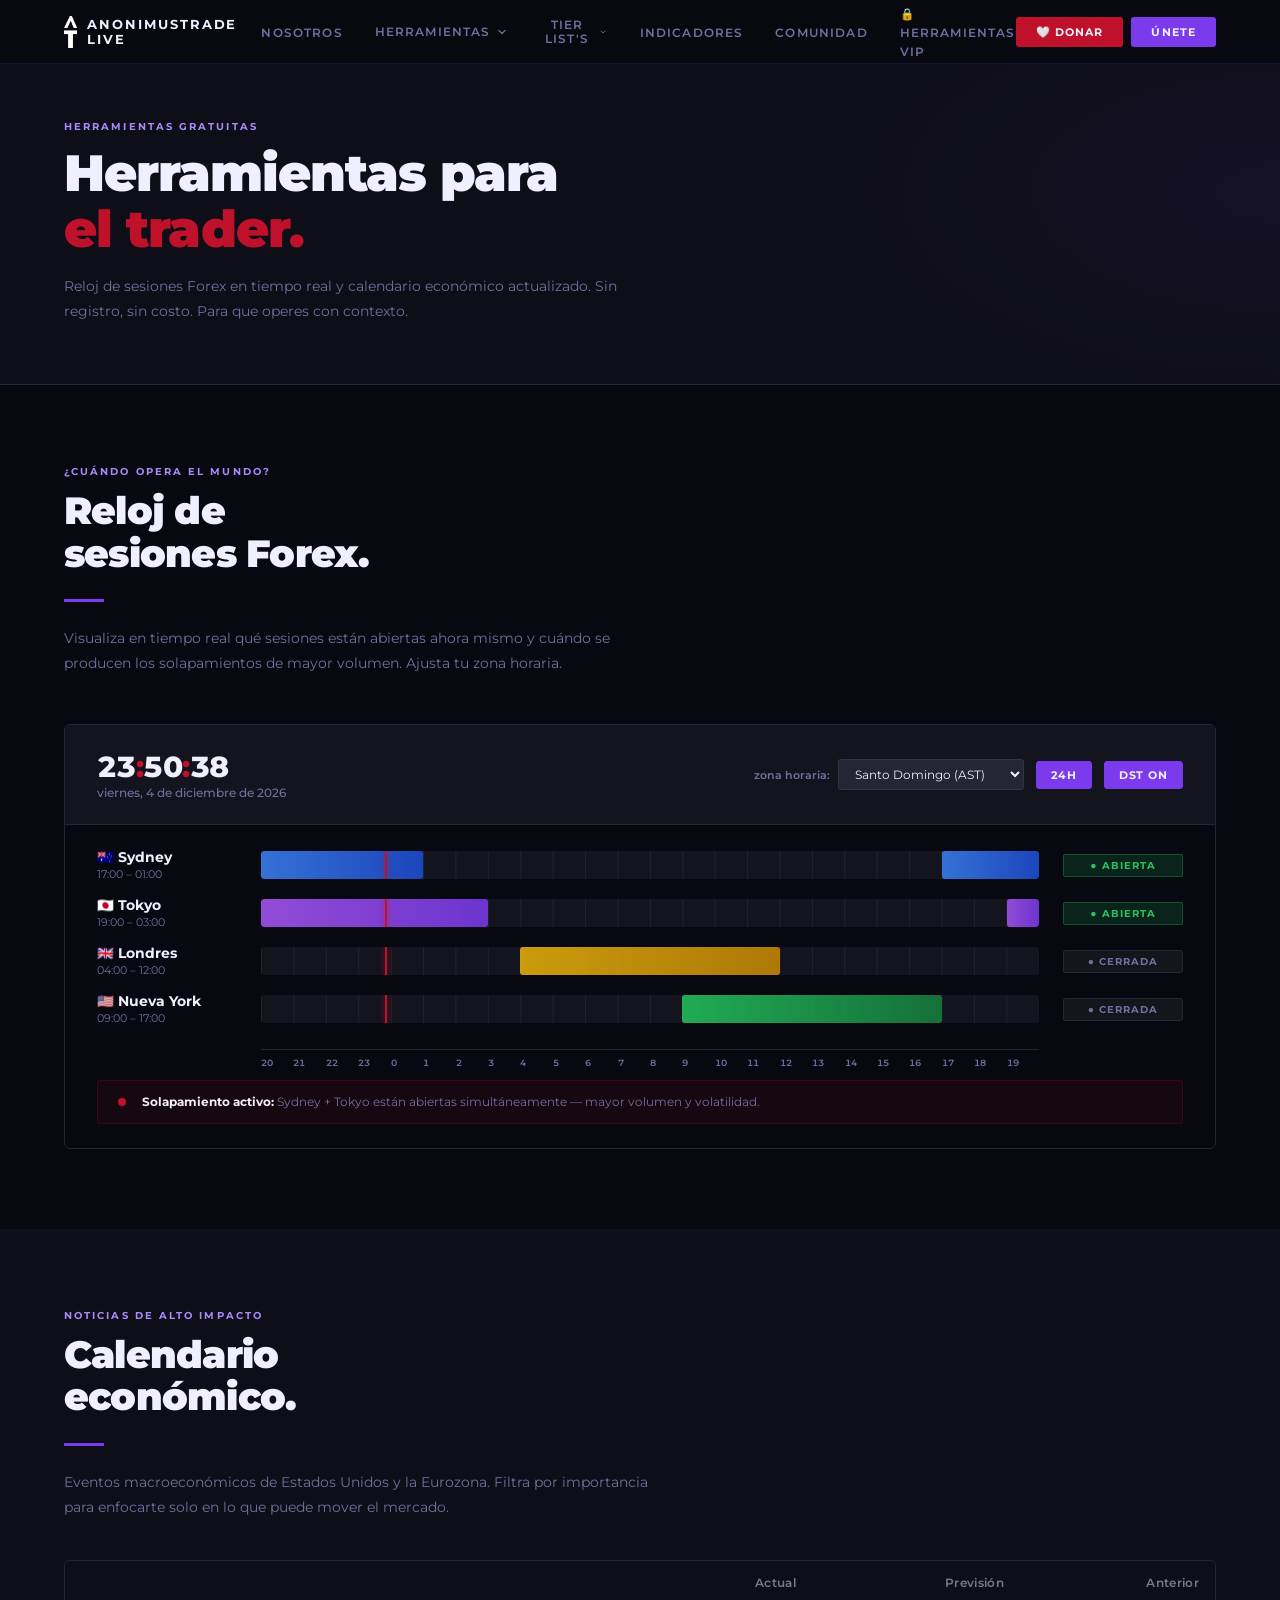
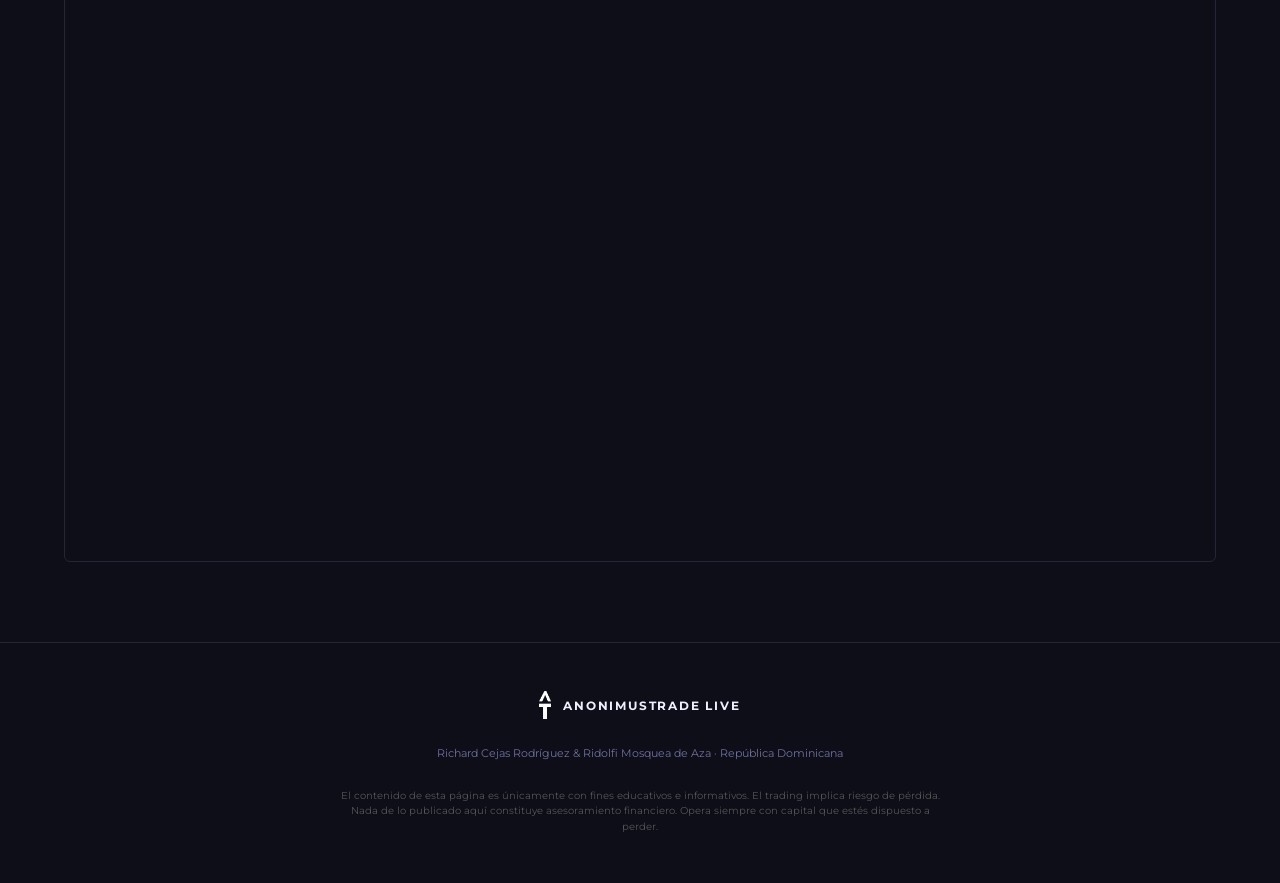
<file: herramientas/index.html>
<!DOCTYPE html>
<html lang="es">
<head>
<meta charset="UTF-8">
<meta name="viewport" content="width=device-width, initial-scale=1.0">
<title>Herramientas — AnonimusTrade Live</title>
<link rel="icon" type="image/png" href="../images/fab icon anonimustradelive.png">
<link href="https://fonts.googleapis.com/css2?family=Montserrat:ital,wght@0,300;0,400;0,500;0,600;0,700;0,800;0,900;1,300;1,400&display=swap" rel="stylesheet">
<style>
  :root {
    --red: #C0112B;
    --red-dark: #8B0D1F;
    --red-light: #E8153A;
    --black: #080810;
    --black2: #0E0E18;
    --black3: #14141F;
    --black4: #1A1A28;
    --white: #F0EFFF;
    --purple: #7C3AED;
    --purple-dark: #4C1D95;
    --purple-mid: #6D28D9;
    --purple-light: #A78BFA;
    --purple-glow: rgba(124,58,237,0.18);
    --gray: #252535;
    --gray2: #333348;
    --text-muted: #7070A0;
    --green: #22C55E;
  }
  * { margin: 0; padding: 0; box-sizing: border-box; }
  html { scroll-behavior: smooth; }
  body {
    font-family: 'Montserrat', sans-serif;
    background: var(--black);
    color: var(--white);
    overflow-x: hidden;
  }
  ::-webkit-scrollbar { width: 4px; }
  ::-webkit-scrollbar-track { background: var(--black); }
  ::-webkit-scrollbar-thumb { background: var(--purple); border-radius: 2px; }

  /* ── NAV ── */
  nav {
    position: fixed; top: 0; left: 0; right: 0; z-index: 999;
    display: flex; align-items: center; justify-content: space-between;
    padding: 0 5vw; height: 64px;
    background: rgba(8,8,16,0.92);
    backdrop-filter: blur(12px);
    border-bottom: 1px solid rgba(124,58,237,0.18);
  }
  .nav-logo { display: flex; align-items: center; gap: 10px; text-decoration: none; }
  .nav-logo img { height: 32px; }
  .nav-logo span { font-size: 0.8rem; font-weight: 700; letter-spacing: 0.15em; text-transform: uppercase; color: var(--white); }
  .live-glow { color: var(--red); animation: liveGlow 2s ease-in-out infinite; }
  @keyframes liveGlow {
    0%,100% { color:var(--red); text-shadow:0 0 8px rgba(192,17,43,.6),0 0 16px rgba(192,17,43,.4); }
    50%      { color:var(--red-light); text-shadow:0 0 12px rgba(192,17,43,.9),0 0 24px rgba(192,17,43,.6); }
  }
  .nav-links { display: flex; gap: 2rem; list-style: none; align-items: center; }
  .nav-links a { color: var(--text-muted); text-decoration: none; font-size: 0.72rem; font-weight: 600; letter-spacing: 0.1em; text-transform: uppercase; transition: color 0.2s; }
  .nav-links a:hover { color: var(--purple-light); }

  /* ── DROPDOWN ── */
  .nav-dropdown { position: relative; }
  .nav-dropdown-btn {
    color: var(--text-muted); font-size: 0.72rem; font-weight: 600;
    letter-spacing: 0.1em; text-transform: uppercase;
    background: none; border: none; cursor: pointer;
    display: flex; align-items: center; gap: 5px;
    transition: color 0.2s; padding: 0; font-family: 'Montserrat', sans-serif;
    position: relative;
  }
  .nav-dropdown-btn::after {
    content: ''; position: absolute;
    bottom: -20px; left: 0; right: 0; height: 20px;
  }
  .nav-dropdown-btn svg { width: 12px; height: 12px; stroke: currentColor; fill: none; stroke-width: 2.5; stroke-linecap: round; stroke-linejoin: round; transition: transform 0.2s; }
  .nav-dropdown:hover .nav-dropdown-btn { color: var(--purple-light); }
  .nav-dropdown:hover .nav-dropdown-btn svg { transform: rotate(180deg); }
  .nav-dropdown-menu {
    display: none; position: absolute; top: calc(100% + 20px); left: 50%;
    transform: translateX(-50%);
    background: rgba(14,14,24,0.98); border: 1px solid rgba(124,58,237,0.2);
    border-radius: 4px; min-width: 200px; overflow: hidden;
    backdrop-filter: blur(12px);
  }
  .nav-dropdown:hover .nav-dropdown-menu { display: block; }
  .nav-dropdown-menu a {
    display: block; padding: 10px 16px;
    color: var(--text-muted); text-decoration: none;
    font-size: 0.7rem; font-weight: 600; letter-spacing: 0.08em; text-transform: uppercase;
    border-bottom: 1px solid rgba(255,255,255,0.04); transition: all 0.15s;
  }
  .nav-dropdown-menu a:last-child { border-bottom: none; }
  .nav-dropdown-menu a:hover { background: rgba(124,58,237,0.12); color: var(--purple-light); }
  .nav-dropdown-menu a.active-tool { color: var(--purple-light); background: rgba(124,58,237,0.08); }

  .nav-actions { display: flex; align-items: center; gap: 8px; }
  .nav-cta {
    background: var(--purple); color: var(--white);
    padding: 8px 20px; border-radius: 3px;
    font-size: 0.7rem; font-weight: 700; letter-spacing: 0.1em; text-transform: uppercase;
    text-decoration: none; transition: background 0.2s;
  }
  .nav-cta:hover { background: var(--purple-mid); }
  .nav-cta-red {
    background: var(--red); color: var(--white);
    padding: 8px 20px; border-radius: 3px;
    font-size: 0.7rem; font-weight: 700; letter-spacing: 0.1em; text-transform: uppercase;
    text-decoration: none; transition: background 0.2s; white-space: nowrap;
  }
  .nav-cta-red:hover { background: var(--red-dark); }

  /* ── HAMBURGER ── */
  .nav-hamburger {
    display: none; flex-direction: column; gap: 5px;
    background: none; border: none; cursor: pointer; padding: 4px;
  }
  .nav-hamburger span { display: block; width: 22px; height: 2px; background: var(--white); border-radius: 2px; transition: all 0.3s; }
  .nav-hamburger.open span:nth-child(1) { transform: translateY(7px) rotate(45deg); }
  .nav-hamburger.open span:nth-child(2) { opacity: 0; }
  .nav-hamburger.open span:nth-child(3) { transform: translateY(-7px) rotate(-45deg); }
  .nav-mobile {
    display: none; position: fixed; top: 64px; left: 0; right: 0;
    background: rgba(8,8,16,0.98); backdrop-filter: blur(12px);
    border-bottom: 1px solid rgba(124,58,237,0.18); z-index: 998;
    flex-direction: column;
  }
  .nav-mobile.open { display: flex; }
  .nav-mobile a.nav-mobile-link {
    color: var(--text-muted); text-decoration: none;
    font-size: 0.78rem; font-weight: 600; letter-spacing: 0.1em; text-transform: uppercase;
    padding: 14px 5vw; border-bottom: 1px solid rgba(255,255,255,0.06); transition: color 0.2s;
  }
  .nav-mobile a.nav-mobile-link:hover { color: var(--purple-light); }
  .nav-mobile-actions { display: flex; gap: 8px; margin-top: 1.25rem; padding: 0 5vw 1.5rem; }
  .nav-mobile-actions .nav-cta-red, .nav-mobile-actions .nav-cta { flex: 1; text-align: center; }
  .nav-mobile-toggle {
    width: 100%; background: none; border: none; cursor: pointer;
    color: var(--text-muted); text-decoration: none;
    font-size: 0.78rem; font-weight: 600; letter-spacing: 0.1em; text-transform: uppercase;
    padding: 14px 5vw; border-bottom: 1px solid rgba(255,255,255,0.06);
    display: flex; justify-content: space-between; align-items: center;
    font-family: 'Montserrat', sans-serif; transition: color 0.2s;
  }
  .nav-mobile-toggle:hover { color: var(--purple-light); }
  .nav-mobile-toggle svg { width: 12px; height: 12px; stroke: currentColor; fill: none; stroke-width: 2; stroke-linecap: round; stroke-linejoin: round; transition: transform 0.25s; }
  .nav-mobile-toggle.open { color: var(--purple-light); }
  .nav-mobile-toggle.open svg { transform: rotate(180deg); }
  .nav-mobile-sub { display: none; flex-direction: column; border-bottom: 1px solid rgba(255,255,255,0.06); background: rgba(124,58,237,0.04); }
  .nav-mobile-sub.open { display: flex; }
  .nav-mobile-sublink {
    color: var(--text-muted); text-decoration: none;
    font-size: 0.74rem; font-weight: 600; letter-spacing: 0.08em; text-transform: uppercase;
    padding: 12px 5vw 12px calc(5vw + 1rem); border-bottom: 1px solid rgba(255,255,255,0.04); transition: color 0.2s;
  }
  .nav-mobile-sublink:last-child { border-bottom: none; }
  .nav-mobile-sublink:hover { color: var(--purple-light); }

  /* ── PAGE HERO ── */
  .page-hero {
    padding: 120px 5vw 60px;
    background: var(--black2);
    border-bottom: 1px solid var(--gray);
    position: relative; overflow: hidden;
  }
  .page-hero-bg {
    position: absolute; inset: 0;
    background: radial-gradient(ellipse 50% 80% at 100% 50%, rgba(124,58,237,0.07) 0%, transparent 70%);
    pointer-events: none;
  }
  .page-hero .max-w { position: relative; z-index: 1; }
  .page-hero-label { font-size: 0.65rem; font-weight: 700; letter-spacing: 0.2em; text-transform: uppercase; color: var(--purple-light); margin-bottom: 0.75rem; }
  .page-hero-title { font-size: clamp(2rem, 4vw, 3.2rem); font-weight: 900; line-height: 1.1; letter-spacing: -0.02em; }
  .page-hero-title span { color: var(--red); }
  .page-hero-sub { font-size: 0.88rem; color: var(--text-muted); line-height: 1.8; max-width: 560px; margin-top: 1rem; }

  /* ── SECTIONS ── */
  section { padding: 80px 5vw; }
  .section-label { font-size: 0.65rem; font-weight: 700; letter-spacing: 0.2em; text-transform: uppercase; color: var(--purple-light); margin-bottom: 0.75rem; }
  .section-title { font-size: clamp(1.8rem, 3vw, 2.6rem); font-weight: 900; line-height: 1.1; letter-spacing: -0.02em; margin-bottom: 1.5rem; }
  .section-sub { font-size: 0.88rem; color: var(--text-muted); line-height: 1.8; max-width: 600px; }
  .divider { width: 40px; height: 3px; background: var(--purple); margin: 1.5rem 0; }
  .max-w { max-width: 1200px; margin: 0 auto; }

  /* ── FOREX CLOCK ── */
  #reloj { background: var(--black); }
  .clock-container { margin-top: 3rem; border: 1px solid var(--gray); border-radius: 6px; overflow: hidden; }
  .clock-header { background: var(--black3); padding: 1.5rem 2rem; display: flex; justify-content: space-between; align-items: center; border-bottom: 1px solid var(--gray); flex-wrap: wrap; gap: 1rem; }
  .clock-time-display { font-size: 1.8rem; font-weight: 800; letter-spacing: -0.02em; font-variant-numeric: tabular-nums; }
  .clock-time-display span { color: var(--red); }
  .clock-date { font-size: 0.72rem; color: var(--text-muted); font-weight: 500; margin-top: 2px; }
  .tz-selector { display: flex; gap: 0.5rem; align-items: center; flex-wrap: wrap; }
  .tz-selector label { font-size: 0.7rem; color: var(--text-muted); font-weight: 600; }
  .tz-selector select { background: var(--gray); color: var(--white); border: 1px solid var(--gray2); padding: 6px 12px; border-radius: 3px; font-family: inherit; font-size: 0.75rem; cursor: pointer; }
  .clock-controls { display: flex; gap: 0.75rem; align-items: center; flex-wrap: wrap; }
  .btn-time-format { background: transparent; color: var(--text-muted); border: 1px solid var(--gray2); border-radius: 3px; padding: 6px 14px; font-family: inherit; font-size: 0.7rem; font-weight: 700; letter-spacing: 0.08em; cursor: pointer; transition: all 0.2s; }
  .btn-time-format:hover { border-color: var(--purple-light); color: var(--purple-light); }
  .btn-time-format.active { background: var(--purple); border-color: var(--purple); color: var(--white); }
  .sessions-list { padding: 1.5rem 2rem; display: flex; flex-direction: column; gap: 1rem; }
  .session-row { display: grid; grid-template-columns: 140px 1fr 120px; align-items: center; gap: 1.5rem; }
  .session-name { font-size: 0.85rem; font-weight: 700; }
  .session-local-time { font-size: 0.7rem; color: var(--text-muted); margin-top: 2px; }
  .session-bar-wrap { position: relative; height: 28px; background-color: var(--black3); background-image: linear-gradient(to right, rgba(255,255,255,0.06) 1px, transparent 1px); background-size: calc(100% / 24) 100%; border-radius: 3px; overflow: hidden; }
  .session-bar { position: absolute; height: 100%; border-radius: 3px; transition: all 0.3s; opacity: 0.85; }
  .session-bar.sydney  { background: linear-gradient(90deg, #3B82F6, #1D4ED8); }
  .session-bar.tokyo   { background: linear-gradient(90deg, #A855F7, #7C3AED); }
  .session-bar.london  { background: linear-gradient(90deg, #EAB308, #CA8A04); }
  .session-bar.ny      { background: linear-gradient(90deg, #22C55E, #15803D); }
  .session-current-time { position: absolute; top: 0; width: 2px; height: 100%; background: var(--red); z-index: 2; box-shadow: 0 0 6px rgba(192,17,43,0.8); }
  .session-status { font-size: 0.65rem; font-weight: 700; letter-spacing: 0.1em; text-transform: uppercase; padding: 4px 10px; border-radius: 2px; text-align: center; }
  .status-open   { background: rgba(34,197,94,0.15); color: #22C55E; border: 1px solid rgba(34,197,94,0.3); }
  .status-closed { background: rgba(255,255,255,0.05); color: var(--text-muted); border: 1px solid var(--gray); }
  .timeline-hours { padding: 0 2rem 0.75rem; display: grid; grid-template-columns: 140px 1fr 120px; gap: 1.5rem; }
  .hours-track { display: grid; grid-template-columns: repeat(24, 1fr); border-top: 1px solid var(--gray); padding-top: 0.4rem; }
  .hours-track span { font-size: 0.55rem; color: var(--text-muted); font-weight: 600; font-variant-numeric: tabular-nums; text-align: left; }
  .overlap-banner { margin: 0 2rem 1.5rem; background: rgba(192,17,43,0.08); border: 1px solid rgba(192,17,43,0.2); border-radius: 3px; padding: 0.75rem 1.25rem; display: flex; gap: 1rem; align-items: center; }
  .overlap-banner .ob-dot { width: 8px; height: 8px; background: var(--red); border-radius: 50%; flex-shrink: 0; animation: pulse 1.5s infinite; }
  .overlap-banner p { font-size: 0.72rem; color: var(--text-muted); line-height: 1.6; }
  .overlap-banner strong { color: var(--white); }
  @keyframes pulse { 0%,100%{opacity:1} 50%{opacity:0.3} }

  /* ── CALENDARIO ── */
  #calendario { background: var(--black2); }
  .calendar-wrap {
    margin-top: 2.5rem;
    border: 1px solid var(--gray); border-radius: 6px; overflow: hidden;
  }
  .calendar-tv-wrapper {
    position: relative;
  }
  /* Header falso — queda debajo del iframe transparente */
  .calendar-fake-header {
    position: absolute;
    top: 0; left: 0; right: 0;
    height: 44px;
    display: flex;
    align-items: center;
    pointer-events: none;
    z-index: 0;
    background: var(--black2);
  }
  .cfh-spacer { flex: 1; }
  .cfh-col {
    width: 130px;
    flex-shrink: 0;
    text-align: right;
    font-size: 0.72rem;
    font-weight: 600;
    color: #787b86;
    padding-right: 16px;
    font-family: 'Montserrat', sans-serif;
    letter-spacing: 0.03em;
  }
  /* Ajuste individual de columnas para alinear con TradingView */
  .cfh-actual   { width: 385px !important; }
  .cfh-prevision { width: 353px !important; }
  /* Widget encima del header falso */
  .tradingview-widget-container {
    position: relative;
    z-index: 1;
  }

  /* ── FOOTER ── */
  footer { background: var(--black2); border-top: 1px solid var(--gray); padding: 3rem 5vw; text-align: center; }
  .footer-logo { display: flex; align-items: center; justify-content: center; gap: 12px; margin-bottom: 1.5rem; }
  .footer-logo img { height: 28px; }
  .footer-logo span { font-size: 0.75rem; font-weight: 700; letter-spacing: 0.15em; text-transform: uppercase; }
  .footer-text { font-size: 0.7rem; color: var(--text-muted); line-height: 1.8; }
  .footer-disclaimer { font-size: 0.62rem; color: #555; margin-top: 1.5rem; line-height: 1.6; max-width: 600px; margin-left: auto; margin-right: auto; }

  /* ── RESPONSIVE ── */
  @media(max-width: 768px) {
    .calendar-fake-header { display: none; }
  }
  @media(max-width: 768px) {
    .nav-links, .nav-actions { display: none; }
    .nav-hamburger { display: flex; }
    .session-row { grid-template-columns: 100px 1fr 80px; }
    .timeline-hours { grid-template-columns: 100px 1fr 80px; }
  }
</style>
</head>
<body>

<!-- NAV -->
<nav>
  <a class="nav-logo" href="/">
    <img src="../images/logo.png" alt="AT Logo">
    <span>AnonimusTrade<span class="live-glow"> Live</span></span>
  </a>
  <ul class="nav-links">
    <li><a href="/#nosotros">nosotros</a></li>
    <li class="nav-dropdown">
      <button class="nav-dropdown-btn">
        herramientas
        <svg viewBox="0 0 24 24"><polyline points="6 9 12 15 18 9"/></svg>
      </button>
      <div class="nav-dropdown-menu">
        <a href="/herramientas/" class="active-tool">🕐 Reloj Forex</a>
        <a href="/herramientas/#calendario">📅 Calendario económico</a>
      </div>
    </li>
    <li class="nav-dropdown">
      <button class="nav-dropdown-btn">
        Tier list's
        <svg viewBox="0 0 24 24"><polyline points="6 9 12 15 18 9"/></svg>
      </button>
      <div class="nav-dropdown-menu">
        <a href="/#brokers">Brokers</a>
        <a href="/#propfirms">Prop Firms</a>
        <a href="/#exchanges">Exchanges</a>
      </div>
    </li>
    <li><a href="/#indicadores">indicadores</a></li>
    <li><a href="/#comunidad">comunidad</a></li>
    <li><a href="/utilidades">🔒 herramientas vip</a></li>
  </ul>
  <div class="nav-actions">
    <a class="nav-cta-red" href="/#donaciones">🤍 donar</a>
    <a class="nav-cta" href="https://wa.me/18495683020?text=Hola%2C%20estoy%20interesado%20en%20entrar%20a%20la%20comunidad%20de%20AnonimusTrade%20Live." target="_blank" rel="noopener">únete</a>
  </div>
  <button class="nav-hamburger" id="nav-hamburger" onclick="navToggle()">
    <span></span><span></span><span></span>
  </button>
</nav>

<!-- MOBILE MENU -->
<div class="nav-mobile" id="nav-mobile">
  <a class="nav-mobile-link" href="/#nosotros" onclick="navClose()">nosotros</a>
  <button class="nav-mobile-toggle" id="toolsToggle" onclick="toggleToolsSub()">
    herramientas
    <svg viewBox="0 0 24 24"><polyline points="6 9 12 15 18 9"/></svg>
  </button>
  <div class="nav-mobile-sub" id="toolsSub">
    <a class="nav-mobile-sublink" href="/herramientas/">🕐 Reloj Forex</a>
    <a class="nav-mobile-sublink" href="/herramientas/#calendario">📅 Calendario económico</a>
  </div>
  <button class="nav-mobile-toggle" id="tierToggle" onclick="toggleTierSub()">
    Tier list's
    <svg viewBox="0 0 24 24"><polyline points="6 9 12 15 18 9"/></svg>
  </button>
  <div class="nav-mobile-sub" id="tierSub">
    <a class="nav-mobile-sublink" href="/#brokers"   onclick="navClose()">Brokers</a>
    <a class="nav-mobile-sublink" href="/#propfirms" onclick="navClose()">Prop Firms</a>
    <a class="nav-mobile-sublink" href="/#exchanges" onclick="navClose()">Exchanges</a>
  </div>
  <a class="nav-mobile-link" href="/#indicadores" onclick="navClose()">indicadores</a>
  <a class="nav-mobile-link" href="/#comunidad"  onclick="navClose()">comunidad</a>
  <a class="nav-mobile-link" href="/utilidades">🔒 herramientas vip</a>
  <div class="nav-mobile-actions">
    <a class="nav-cta-red" href="/#donaciones" onclick="navClose()">🤍 donar</a>
    <a class="nav-cta" href="https://wa.me/18495683020?text=Hola%2C%20estoy%20interesado%20en%20entrar%20a%20la%20comunidad%20de%20AnonimusTrade%20Live." target="_blank" rel="noopener" onclick="navClose()">únete</a>
  </div>
</div>

<!-- PAGE HERO -->
<div class="page-hero">
  <div class="page-hero-bg"></div>
  <div class="max-w">
    <p class="page-hero-label">Herramientas gratuitas</p>
    <h1 class="page-hero-title">Herramientas para<br><span>el trader.</span></h1>
    <p class="page-hero-sub">Reloj de sesiones Forex en tiempo real y calendario económico actualizado. Sin registro, sin costo. Para que operes con contexto.</p>
  </div>
</div>

<!-- RELOJ FOREX -->
<section id="reloj">
  <div class="max-w">
    <p class="section-label">¿Cuándo opera el mundo?</p>
    <h2 class="section-title">Reloj de<br>sesiones Forex.</h2>
    <div class="divider"></div>
    <p class="section-sub">Visualiza en tiempo real qué sesiones están abiertas ahora mismo y cuándo se producen los solapamientos de mayor volumen. Ajusta tu zona horaria.</p>
    <div class="clock-container">
      <div class="clock-header">
        <div>
          <div class="clock-time-display" id="clockDisplay">--<span>:</span>--<span>:</span>--</div>
          <div class="clock-date" id="clockDate">cargando...</div>
        </div>
        <div class="clock-controls">
          <div class="tz-selector">
            <label>zona horaria:</label>
            <select id="tzSelect" onchange="savePrefs(); updateClock()">
              <option value="America/New_York">Nueva York (ET)</option>
              <option value="America/Santo_Domingo" selected>Santo Domingo (AST)</option>
              <option value="Europe/London">Londres (GMT/BST)</option>
              <option value="Europe/Madrid">Madrid (CET/CEST)</option>
              <option value="America/Mexico_City">Ciudad de México (CST)</option>
              <option value="America/Bogota">Bogotá (COT)</option>
              <option value="America/Lima">Lima (PET)</option>
              <option value="America/Santiago">Santiago (CLT)</option>
              <option value="America/Buenos_Aires">Buenos Aires (ART)</option>
              <option value="Asia/Tokyo">Tokio (JST)</option>
              <option value="Australia/Sydney">Sídney (AEST)</option>
            </select>
          </div>
          <button class="btn-time-format active" id="timeFormatBtn" onclick="toggleTimeFormat()">24H</button>
          <button class="btn-time-format active" id="dstBtn" onclick="toggleDST()">DST ON</button>
        </div>
      </div>
      <div class="sessions-list" id="sessionsList"></div>
      <div class="timeline-hours">
        <div></div>
        <div class="hours-track" id="hoursTrack"></div>
        <div></div>
      </div>
      <div class="overlap-banner">
        <div class="ob-dot"></div>
        <p id="overlapText">cargando estado de sesiones...</p>
      </div>
    </div>
  </div>
</section>

<!-- CALENDARIO ECONÓMICO -->
<section id="calendario">
  <div class="max-w">
    <p class="section-label">Noticias de alto impacto</p>
    <h2 class="section-title">Calendario<br>económico.</h2>
    <div class="divider"></div>
    <p class="section-sub">Eventos macroeconómicos de Estados Unidos y la Eurozona. Filtra por importancia para enfocarte solo en lo que puede mover el mercado.</p>
    <div class="calendar-wrap">
      <div class="calendar-tv-wrapper">
        <!-- Header falso detrás del widget transparente -->
        <div class="calendar-fake-header">
          <span class="cfh-spacer"></span>
          <span class="cfh-col" style="width:385px">Actual</span>
          <span class="cfh-col" style="width:273px; padding-right:81px">Previsión</span>
          <span class="cfh-col" style="width:130px">Anterior</span>
        </div>
        <!-- TradingView Widget BEGIN -->
        <div class="tradingview-widget-container" style="height:600px;">
          <div class="tradingview-widget-container__widget" style="height:100%;"></div>
          <script type="text/javascript" src="https://s3.tradingview.com/external-embedding/embed-widget-events.js" async>
          {
            "colorTheme": "dark",
            "isTransparent": true,
            "width": "100%",
            "height": "600",
            "locale": "es",
            "importanceFilter": "-1,0,1",
            "countryFilter": "us,eu"
          }
          </script>
        </div>
        <!-- TradingView Widget END -->
      </div>
    </div>
  </div>
</section>

<!-- FOOTER -->
<footer>
  <div class="footer-logo">
    <img src="../images/logo.png" alt="AT">
    <span>AnonimusTrade Live</span>
  </div>
  <p class="footer-text">Richard Cejas Rodríguez & Ridolfi Mosquea de Aza · República Dominicana</p>
  <p class="footer-disclaimer">
    El contenido de esta página es únicamente con fines educativos e informativos. El trading implica riesgo de pérdida.
    Nada de lo publicado aquí constituye asesoramiento financiero. Opera siempre con capital que estés dispuesto a perder.
  </p>
</footer>

<script>
// ── NAV ──
function navToggle() {
  document.getElementById('nav-mobile').classList.toggle('open');
  document.getElementById('nav-hamburger').classList.toggle('open');
}
function navClose() {
  document.getElementById('nav-mobile').classList.remove('open');
  document.getElementById('nav-hamburger').classList.remove('open');
  document.getElementById('tierSub').classList.remove('open');
  document.getElementById('tierToggle').classList.remove('open');
  document.getElementById('toolsSub').classList.remove('open');
  document.getElementById('toolsToggle').classList.remove('open');
}
function toggleTierSub() {
  document.getElementById('tierSub').classList.toggle('open');
  document.getElementById('tierToggle').classList.toggle('open');
}
function toggleToolsSub() {
  document.getElementById('toolsSub').classList.toggle('open');
  document.getElementById('toolsToggle').classList.toggle('open');
}
window.addEventListener('scroll', navClose, { passive: true });

// ── FOREX SESSION CLOCK ──
function tzOffset(tz) {
  const now = new Date();
  const utcH = now.getUTCHours();
  let locH = parseInt(now.toLocaleTimeString('en-GB', { timeZone: tz, hour: '2-digit', hour12: false }).slice(0, 2));
  if (locH === 24) locH = 0;
  let d = locH - utcH;
  if (d > 12) d -= 24;
  if (d < -12) d += 24;
  return d;
}
const STANDARD_OFFSETS = {
  'Australia/Sydney': 10, 'Asia/Tokyo': 9, 'Europe/London': 0, 'America/New_York': -5,
};
let dstEnabled = true;
function getOffset(tz) { return dstEnabled ? tzOffset(tz) : STANDARD_OFFSETS[tz]; }
function localToUTC(localH, tz) { return (localH - getOffset(tz) + 24) % 24; }
function recomputeSessions() {
  SESSIONS.forEach(s => { s.openUTC = localToUTC(8, s.tz); s.closeUTC = localToUTC(16, s.tz); });
}
function toggleDST() {
  dstEnabled = !dstEnabled;
  const btn = document.getElementById('dstBtn');
  btn.textContent = dstEnabled ? 'DST ON' : 'DST OFF';
  btn.classList.toggle('active', dstEnabled);
  savePrefs(); recomputeSessions(); updateClock();
}
function savePrefs() {
  localStorage.setItem('at_use12h', use12h ? '1' : '0');
  localStorage.setItem('at_dst', dstEnabled ? '1' : '0');
  localStorage.setItem('at_tz', document.getElementById('tzSelect').value);
}
function loadPrefs() {
  const s12 = localStorage.getItem('at_use12h');
  const sDst = localStorage.getItem('at_dst');
  const sTz = localStorage.getItem('at_tz');
  if (s12 !== null) {
    use12h = s12 === '1';
    const btn = document.getElementById('timeFormatBtn');
    btn.textContent = use12h ? 'AM/PM' : '24H';
    btn.classList.toggle('active', !use12h);
  }
  if (sDst !== null) {
    dstEnabled = sDst === '1';
    const btn = document.getElementById('dstBtn');
    btn.textContent = dstEnabled ? 'DST ON' : 'DST OFF';
    btn.classList.toggle('active', dstEnabled);
  }
  if (sTz !== null) {
    const sel = document.getElementById('tzSelect');
    if ([...sel.options].some(o => o.value === sTz)) sel.value = sTz;
  }
}
const SESSIONS = [
  { name: 'Sydney',     flag: '🇦🇺', color: 'sydney', tz: 'Australia/Sydney'  },
  { name: 'Tokyo',      flag: '🇯🇵', color: 'tokyo',  tz: 'Asia/Tokyo'        },
  { name: 'Londres',    flag: '🇬🇧', color: 'london', tz: 'Europe/London'     },
  { name: 'Nueva York', flag: '🇺🇸', color: 'ny',     tz: 'America/New_York'  },
];
recomputeSessions();
let use12h = false;
function toggleTimeFormat() {
  use12h = !use12h;
  const btn = document.getElementById('timeFormatBtn');
  btn.textContent = use12h ? 'AM/PM' : '24H';
  btn.classList.toggle('active', !use12h);
  savePrefs(); updateClock();
}
function getUTCHour() { return new Date().getUTCHours() + new Date().getUTCMinutes() / 60; }
function isOpen(session, utcNow) {
  const o = session.openUTC, c = session.closeUTC;
  if (o > c) return utcNow >= o || utcNow < c;
  return utcNow >= o && utcNow < c;
}
function barDivs(session, currentPct) {
  const pct = h => (h / 24) * 100;
  const o = session.openUTC, c = session.closeUTC;
  let html = '';
  if (o < c) {
    html += `<div class="session-bar ${session.color}" style="left:${pct(o)}%;width:${pct(c-o)}%;"></div>`;
  } else {
    html += `<div class="session-bar ${session.color}" style="left:${pct(o)}%;width:${pct(24-o)}%;"></div>`;
    html += `<div class="session-bar ${session.color}" style="left:0%;width:${pct(c)}%;"></div>`;
  }
  html += `<div class="session-current-time" style="left:${currentPct}%"></div>`;
  return html;
}
function formatLocalTime(session, tz) {
  const now = new Date();
  const d = new Date(now); d.setUTCHours(session.openUTC, 0, 0, 0);
  const openStr = d.toLocaleTimeString('es', { hour: '2-digit', minute: '2-digit', timeZone: tz, hour12: use12h });
  const d2 = new Date(now); d2.setUTCHours(session.closeUTC, 0, 0, 0);
  const closeStr = d2.toLocaleTimeString('es', { hour: '2-digit', minute: '2-digit', timeZone: tz, hour12: use12h });
  return `${openStr} – ${closeStr}`;
}
function updateClock() {
  const tz = document.getElementById('tzSelect').value;
  const now = new Date();
  const timeStr = now.toLocaleTimeString('es', { timeZone: tz, hour: '2-digit', minute: '2-digit', second: '2-digit', hour12: use12h });
  const dateStr = now.toLocaleDateString('es', { timeZone: tz, weekday: 'long', day: 'numeric', month: 'long', year: 'numeric' });
  document.getElementById('clockDisplay').innerHTML = timeStr.replace(/:/g, '<span style="color:var(--red)">:</span>');
  document.getElementById('clockDate').textContent = dateStr;
  const utcNow = getUTCHour();
  const currentPct = (utcNow / 24) * 100;
  let html = ''; let openSessions = [];
  SESSIONS.forEach(s => {
    const open = isOpen(s, utcNow);
    if (open) openSessions.push(s.name);
    html += `<div class="session-row">
      <div class="session-info">
        <div class="session-name">${s.flag} ${s.name}</div>
        <div class="session-local-time">${formatLocalTime(s, tz)}</div>
      </div>
      <div class="session-bar-wrap">${barDivs(s, currentPct)}</div>
      <div class="session-status ${open ? 'status-open' : 'status-closed'}">${open ? '● Abierta' : '● Cerrada'}</div>
    </div>`;
  });
  document.getElementById('sessionsList').innerHTML = html;
  let hoursHTML = '';
  for (let i = 0; i < 24; i++) {
    const d = new Date(); d.setUTCHours(i, 0, 0, 0);
    const h24 = parseInt(d.toLocaleTimeString('en', { timeZone: tz, hour: '2-digit', hour12: false }));
    hoursHTML += `<span>${use12h ? (h24 % 12 || 12) : h24}</span>`;
  }
  document.getElementById('hoursTrack').innerHTML = hoursHTML;
  const ob = document.getElementById('overlapText');
  if (openSessions.length === 0) {
    ob.innerHTML = '<strong>Mercado inactivo.</strong> El mercado Forex está cerrado en este momento (fin de semana o fuera de horario).';
  } else if (openSessions.length >= 2) {
    ob.innerHTML = `<strong>Solapamiento activo:</strong> ${openSessions.join(' + ')} están abiertas simultáneamente — mayor volumen y volatilidad.`;
  } else {
    ob.innerHTML = `<strong>Sesión ${openSessions[0]} abierta.</strong> Mercado en movimiento. Atentos a los niveles clave del día.`;
  }
}
loadPrefs(); recomputeSessions(); updateClock();
setInterval(updateClock, 1000);
</script>

</body>
</html>
</file>
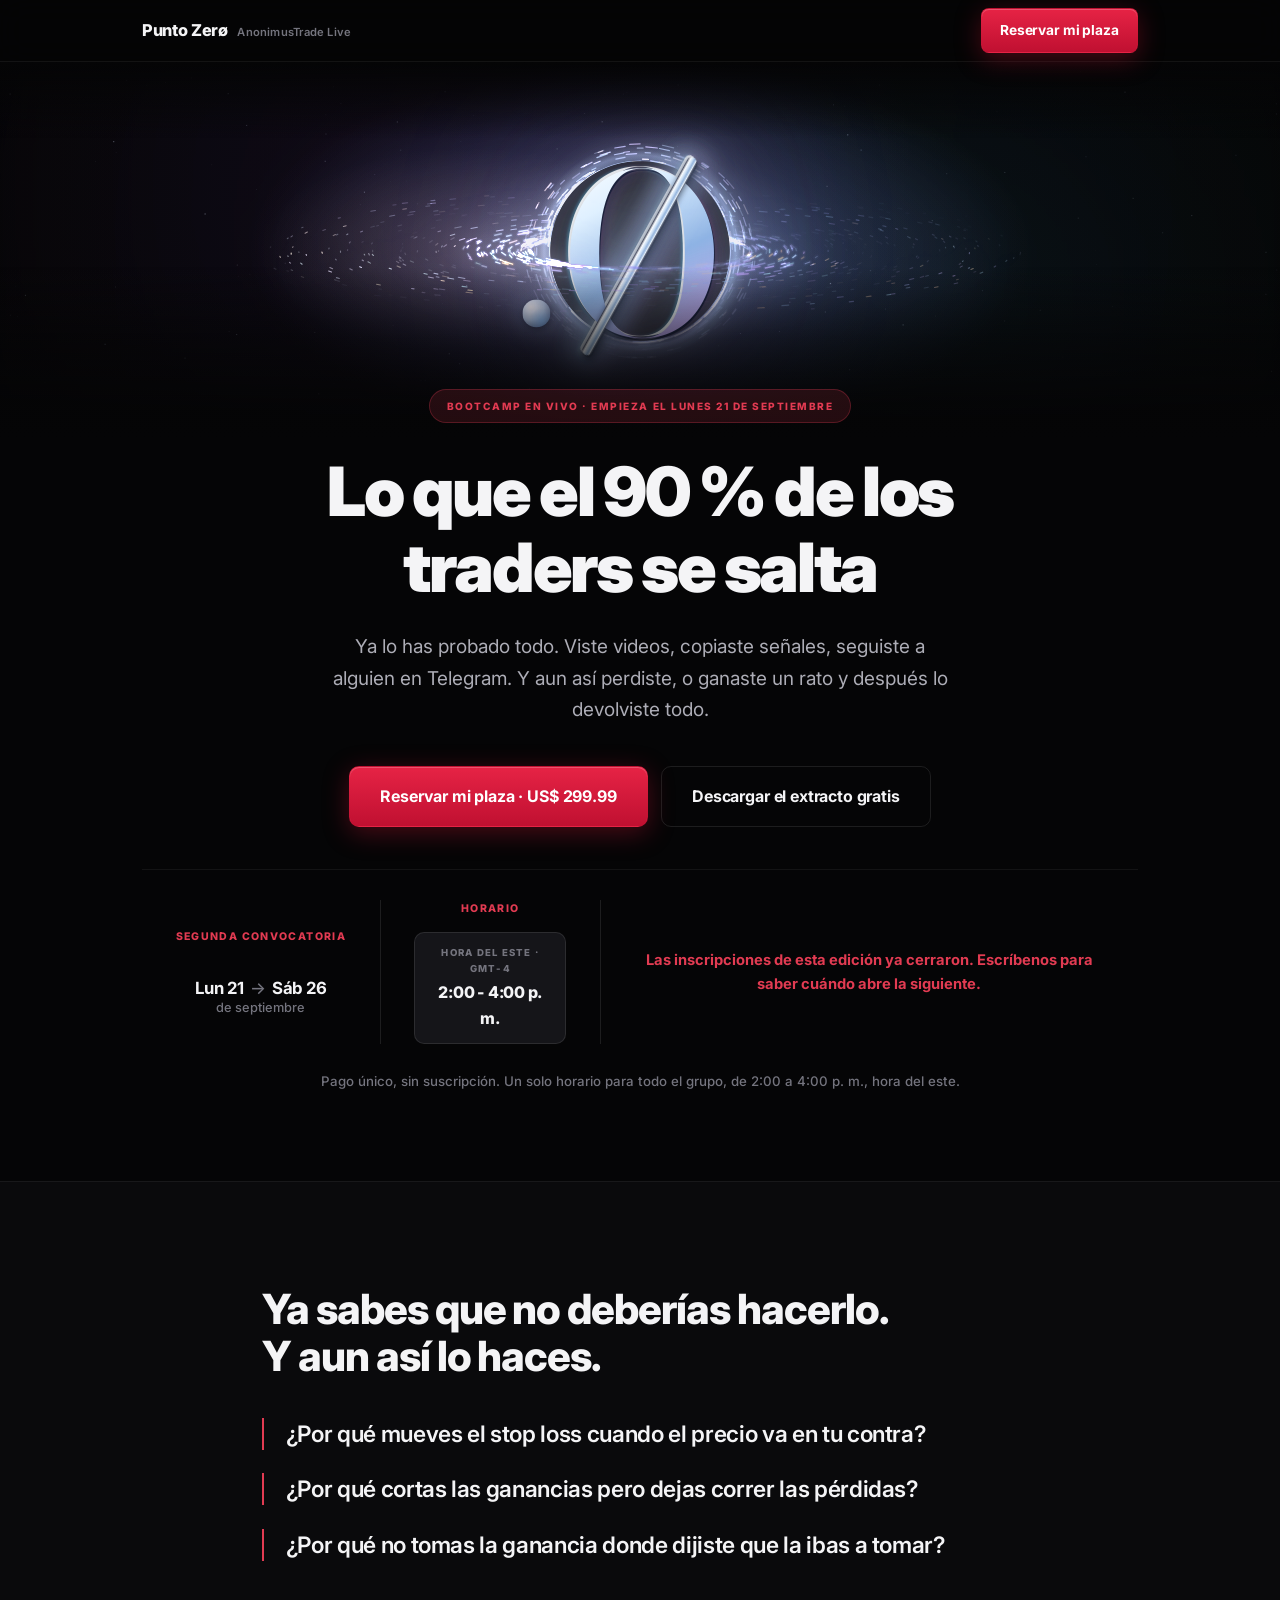
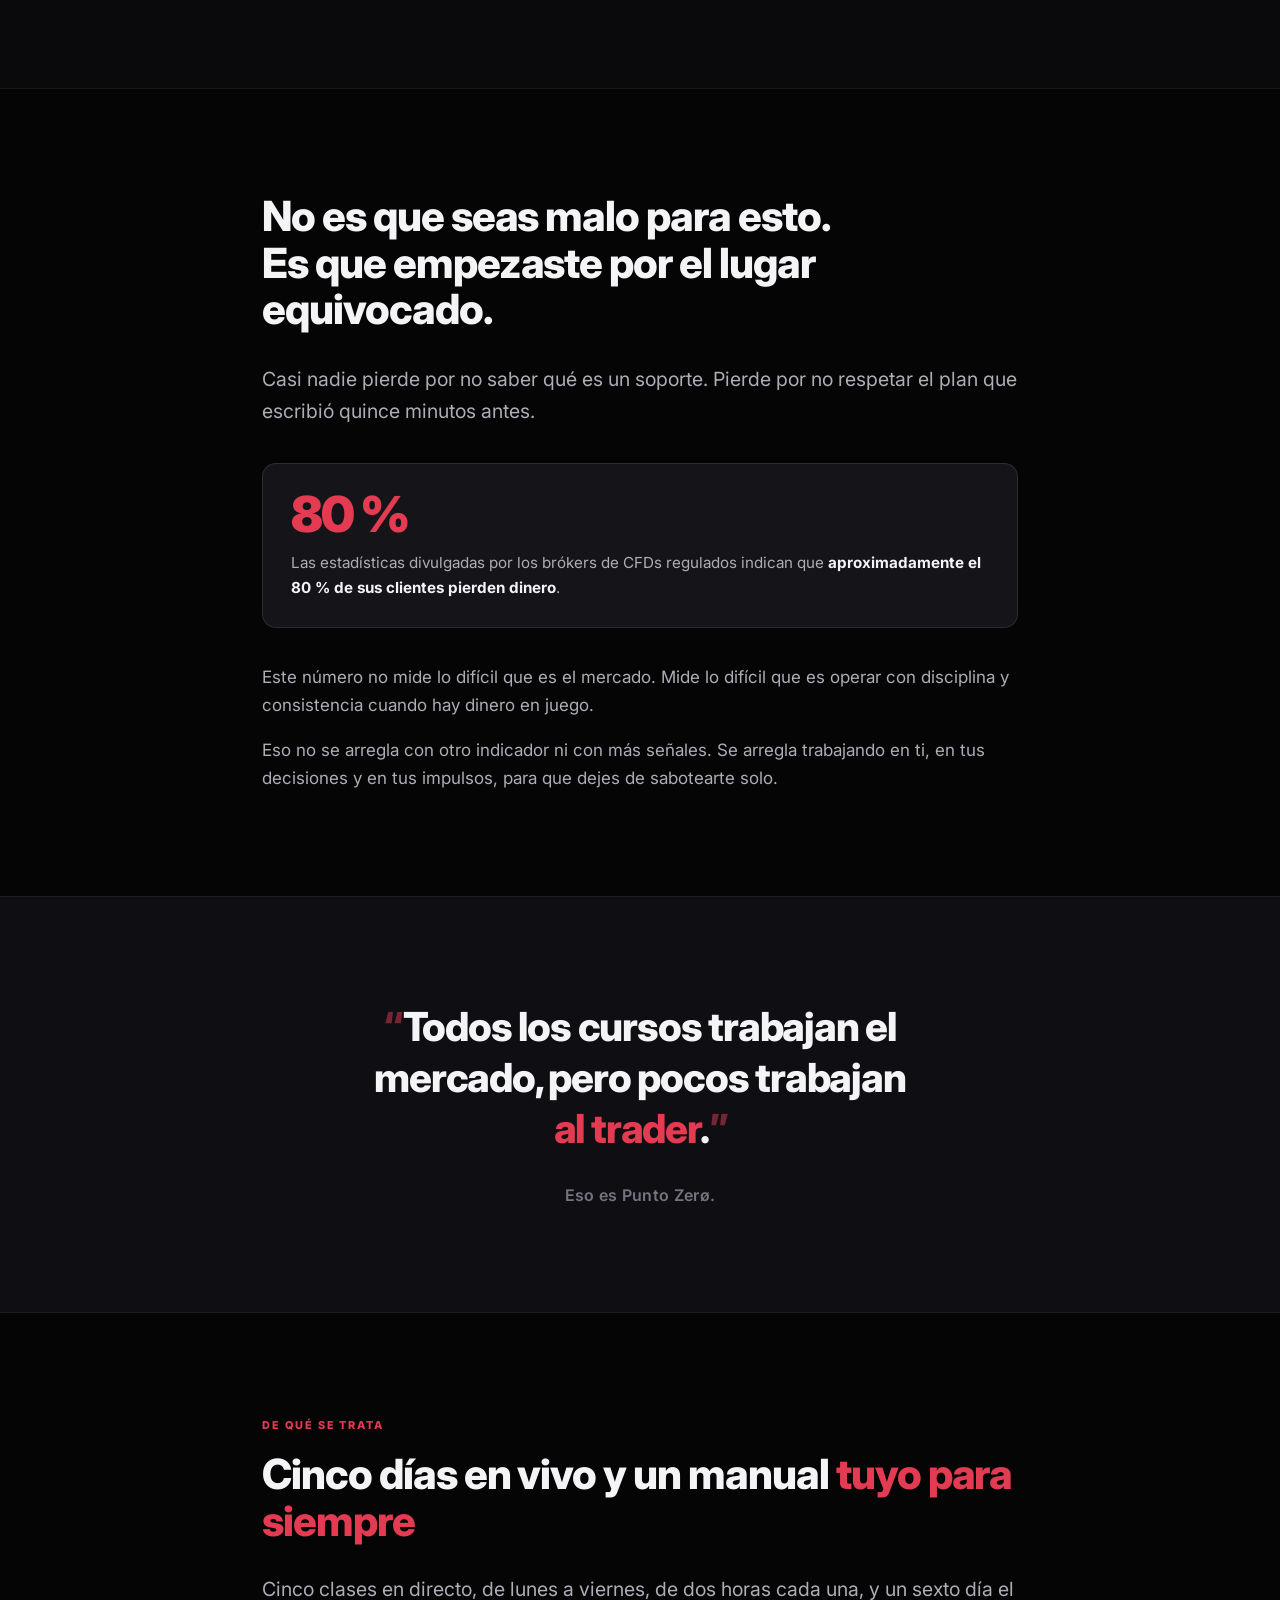
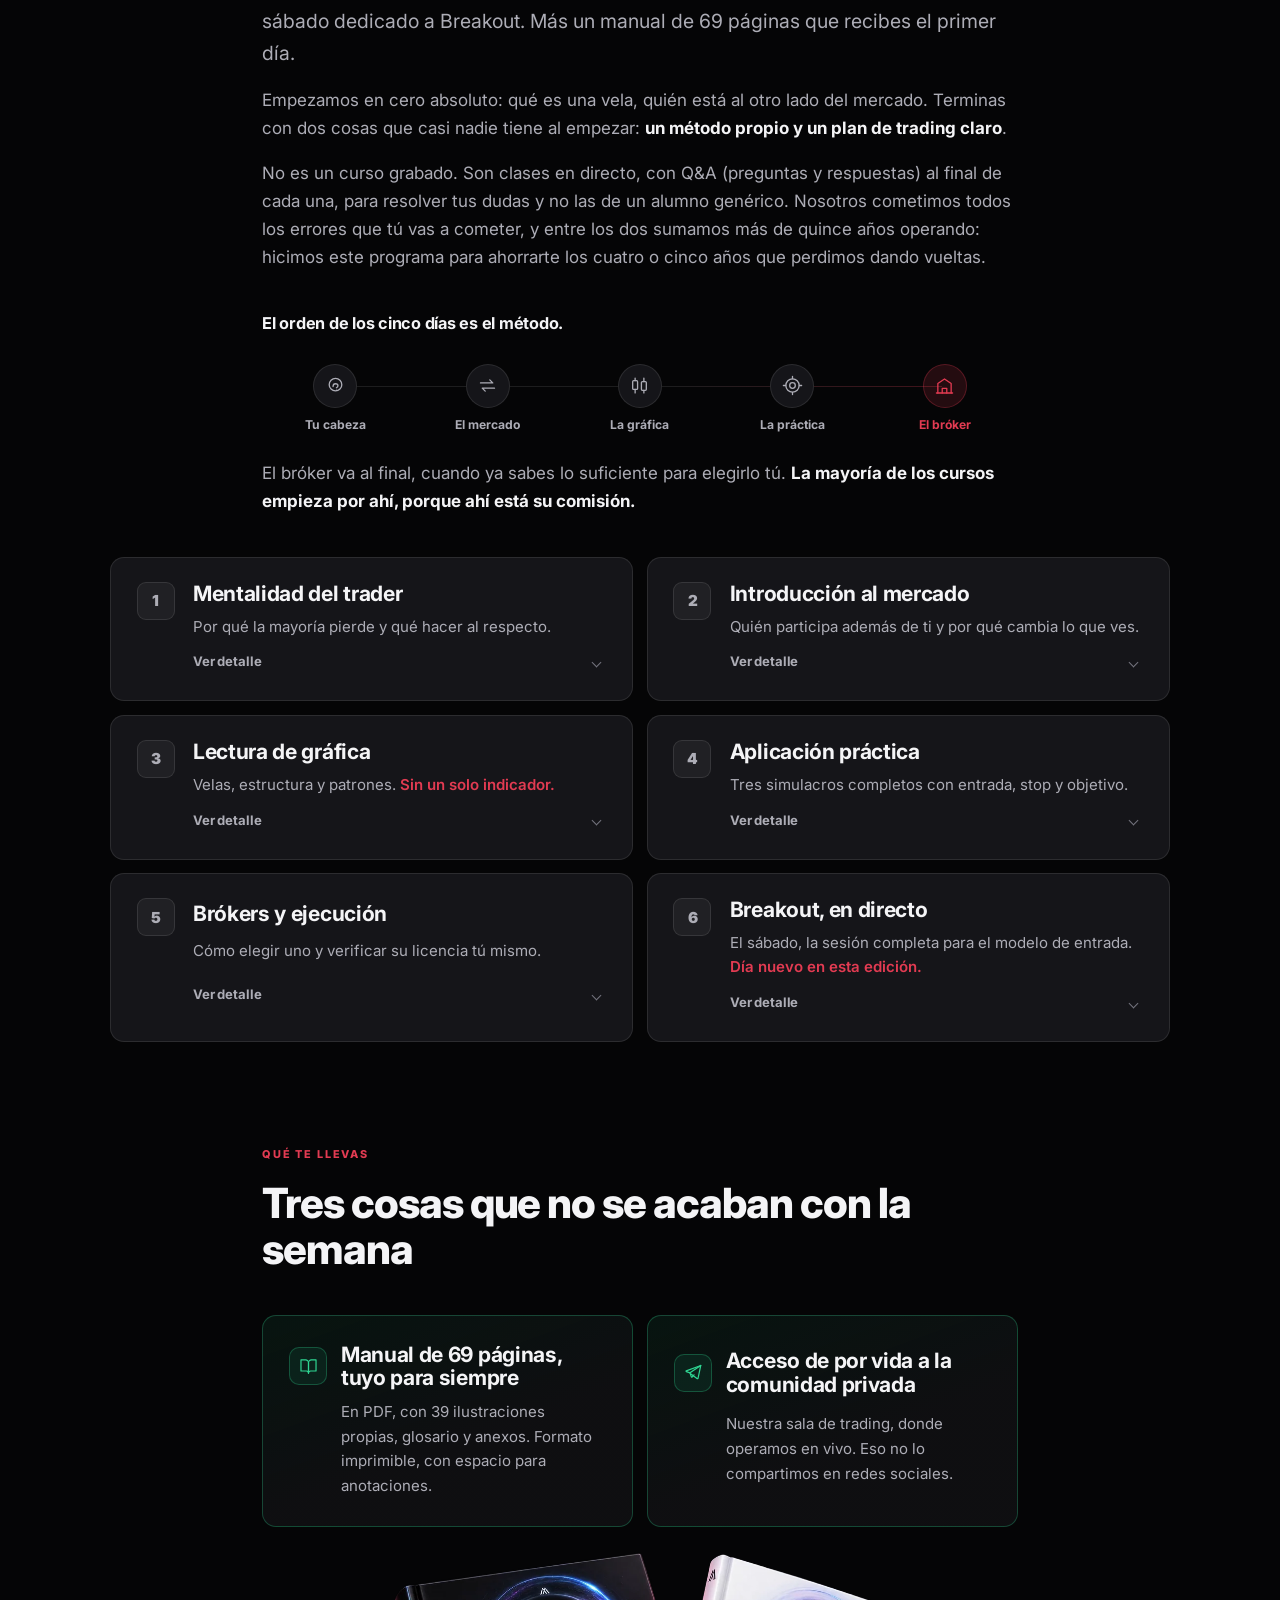
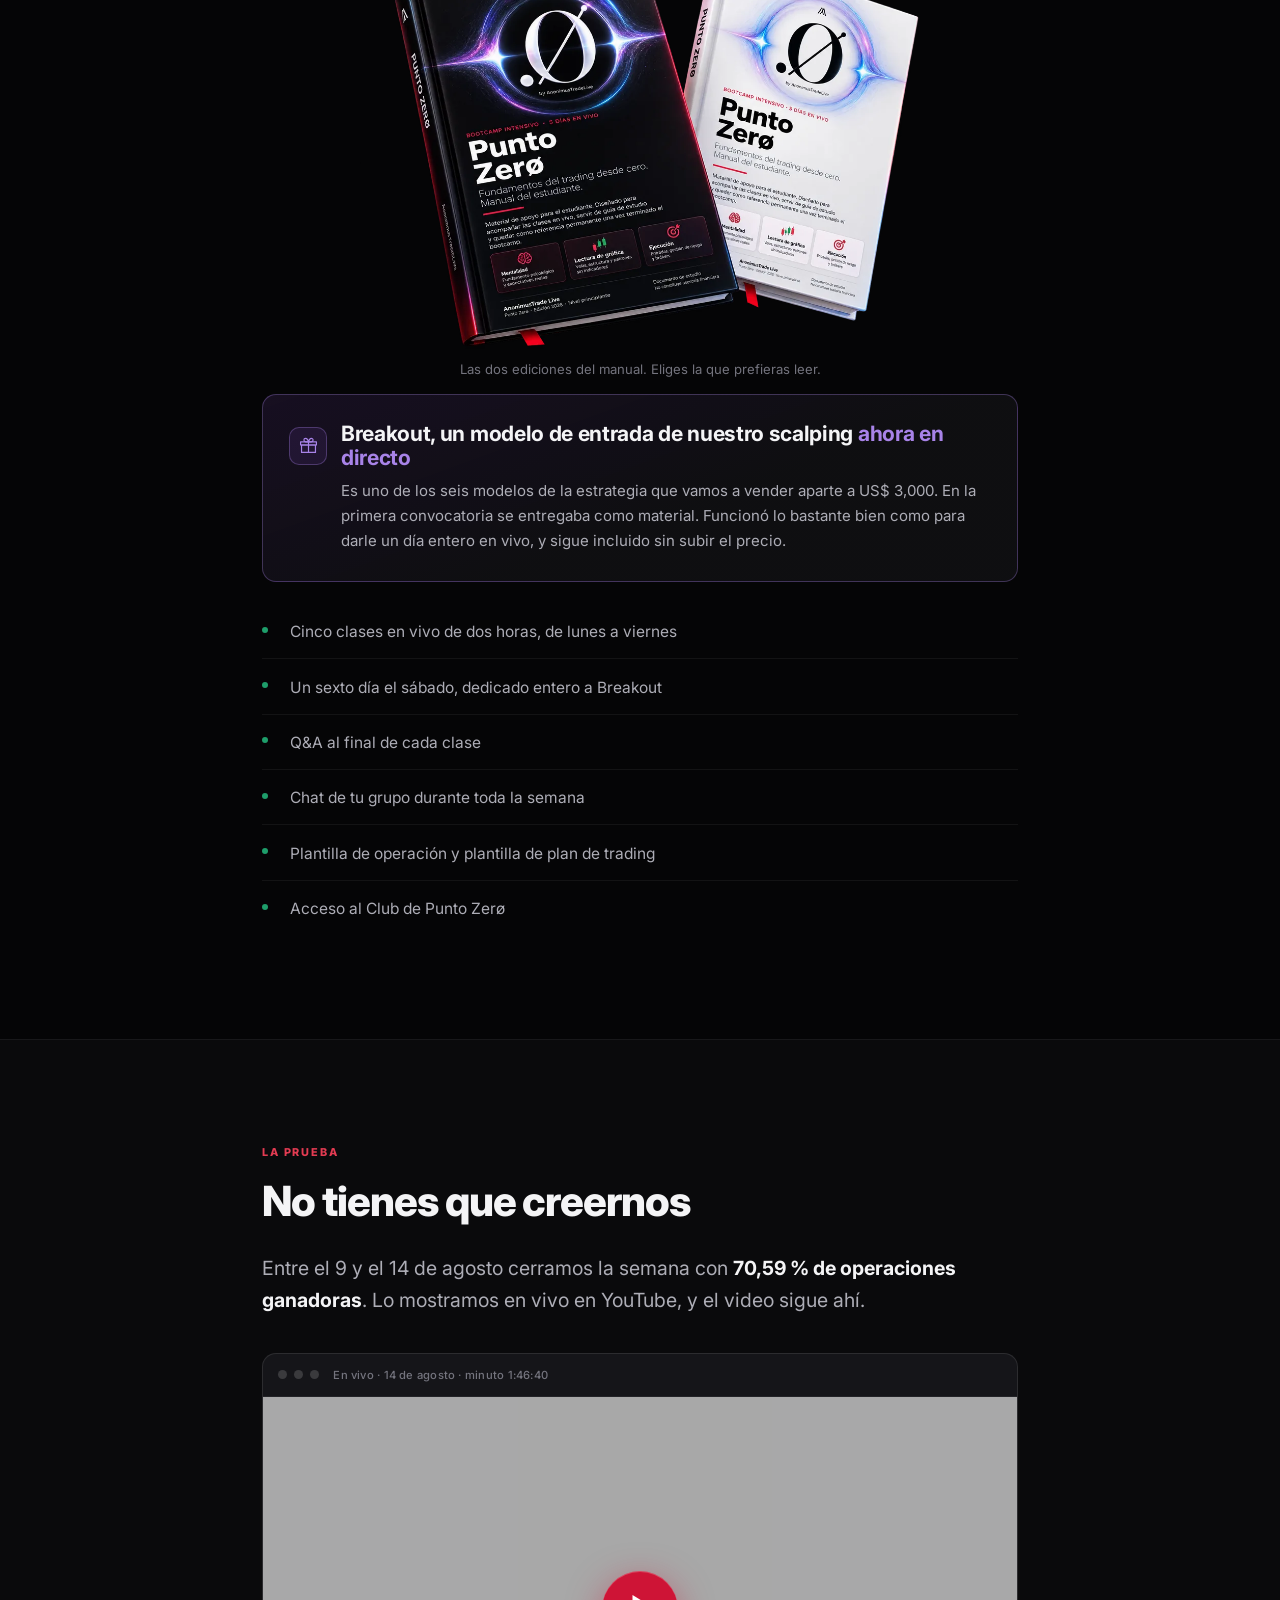
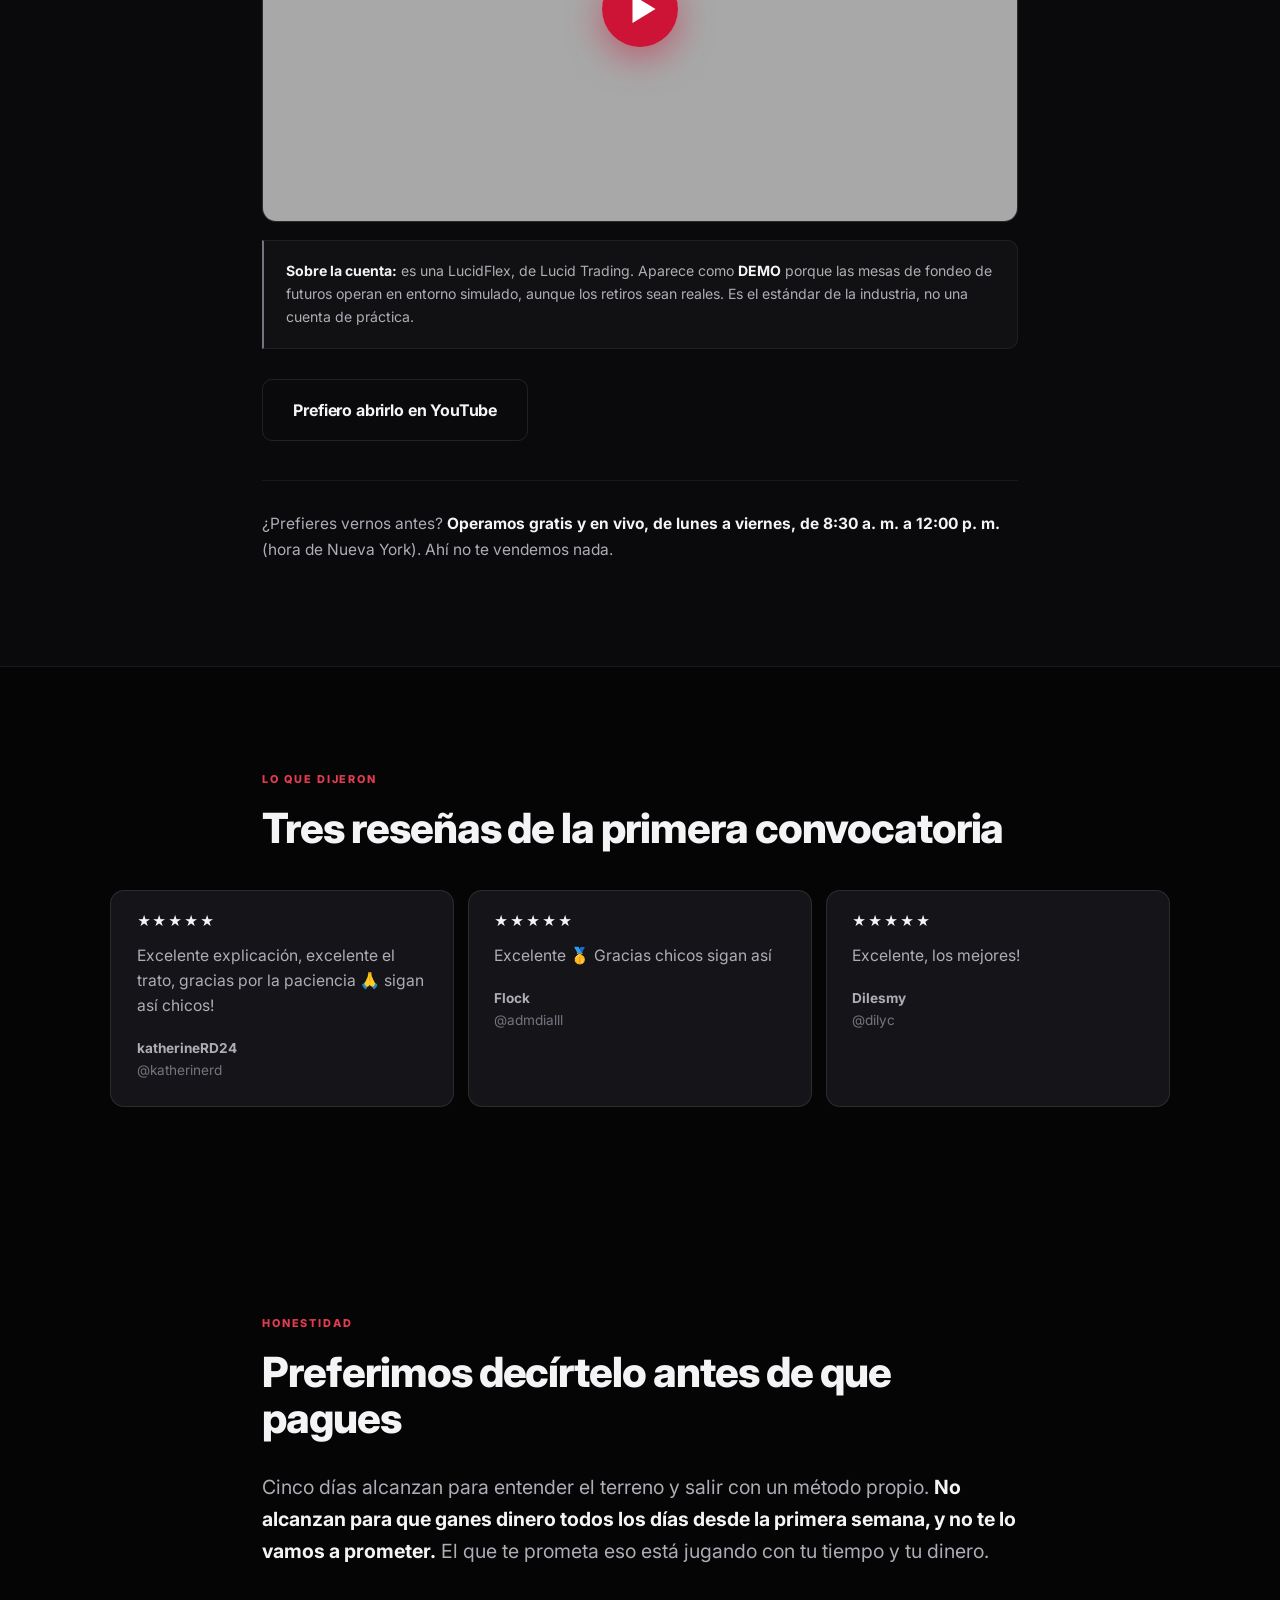
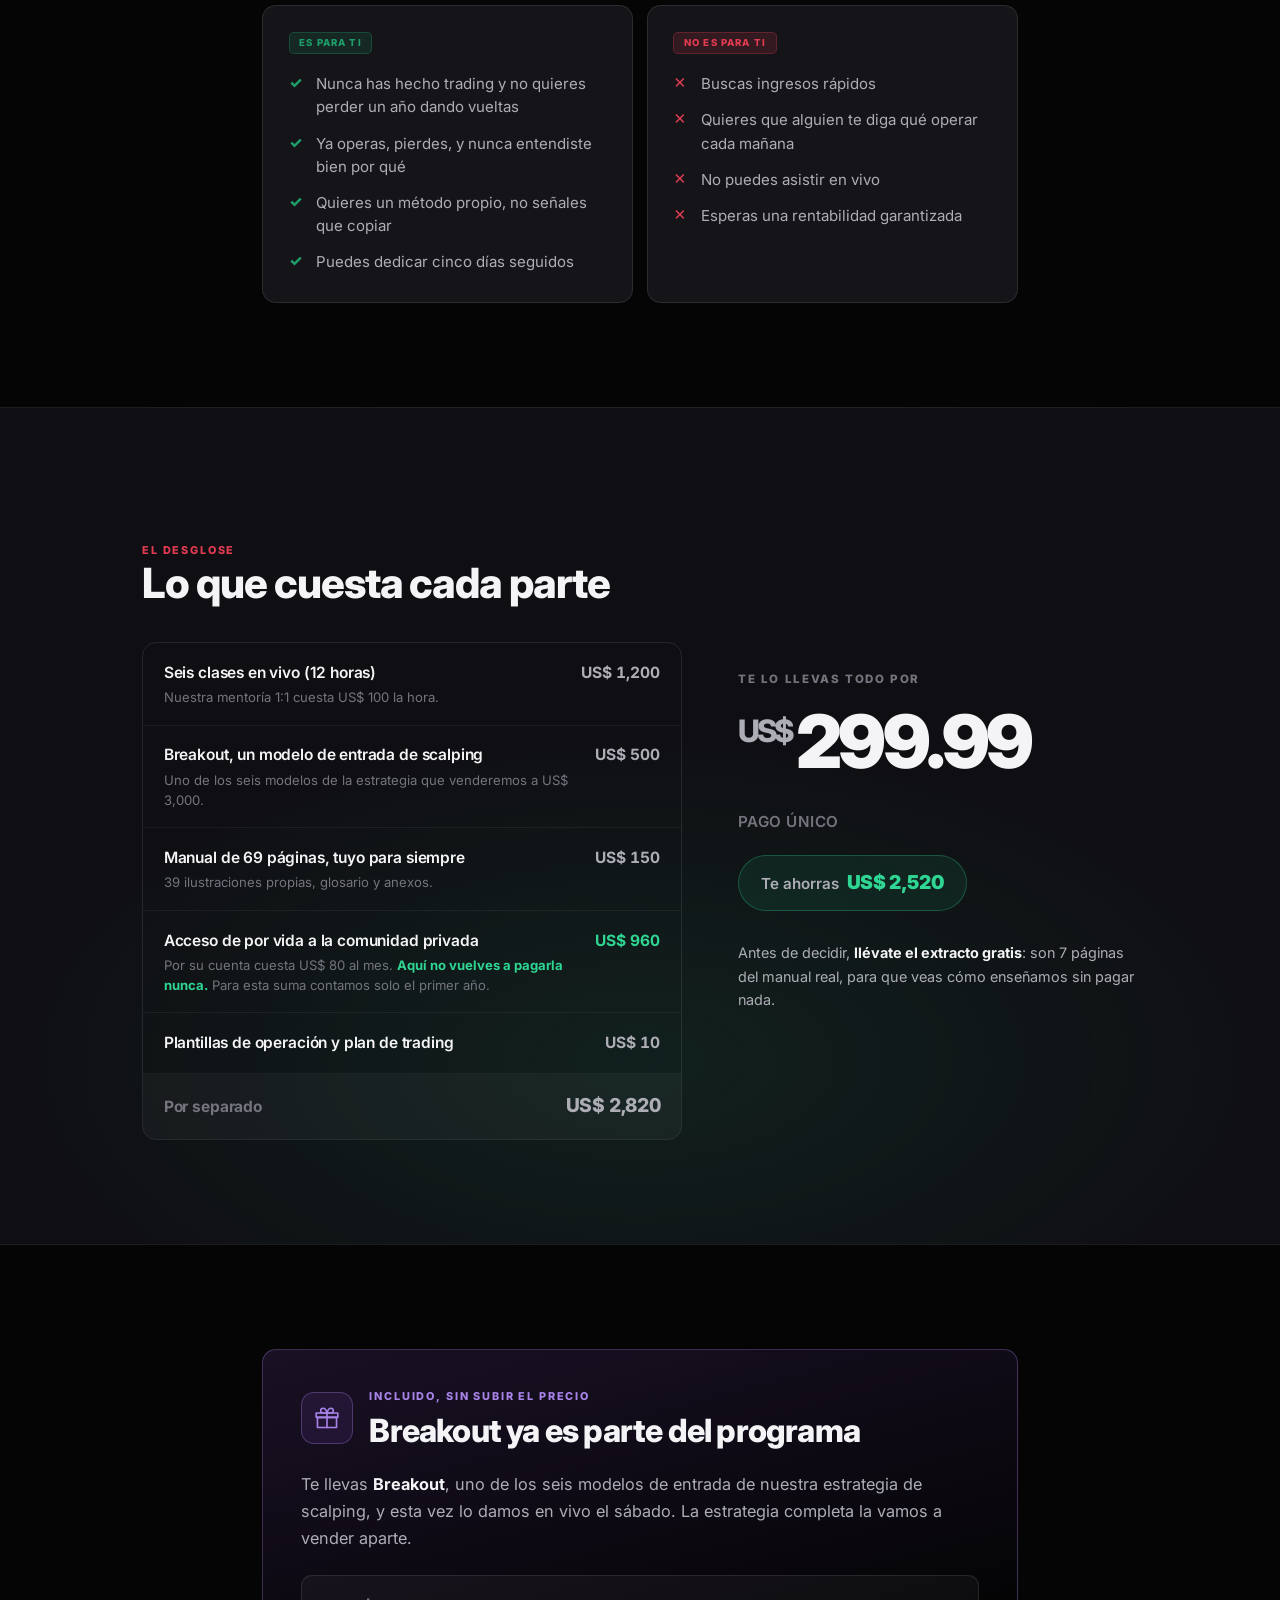
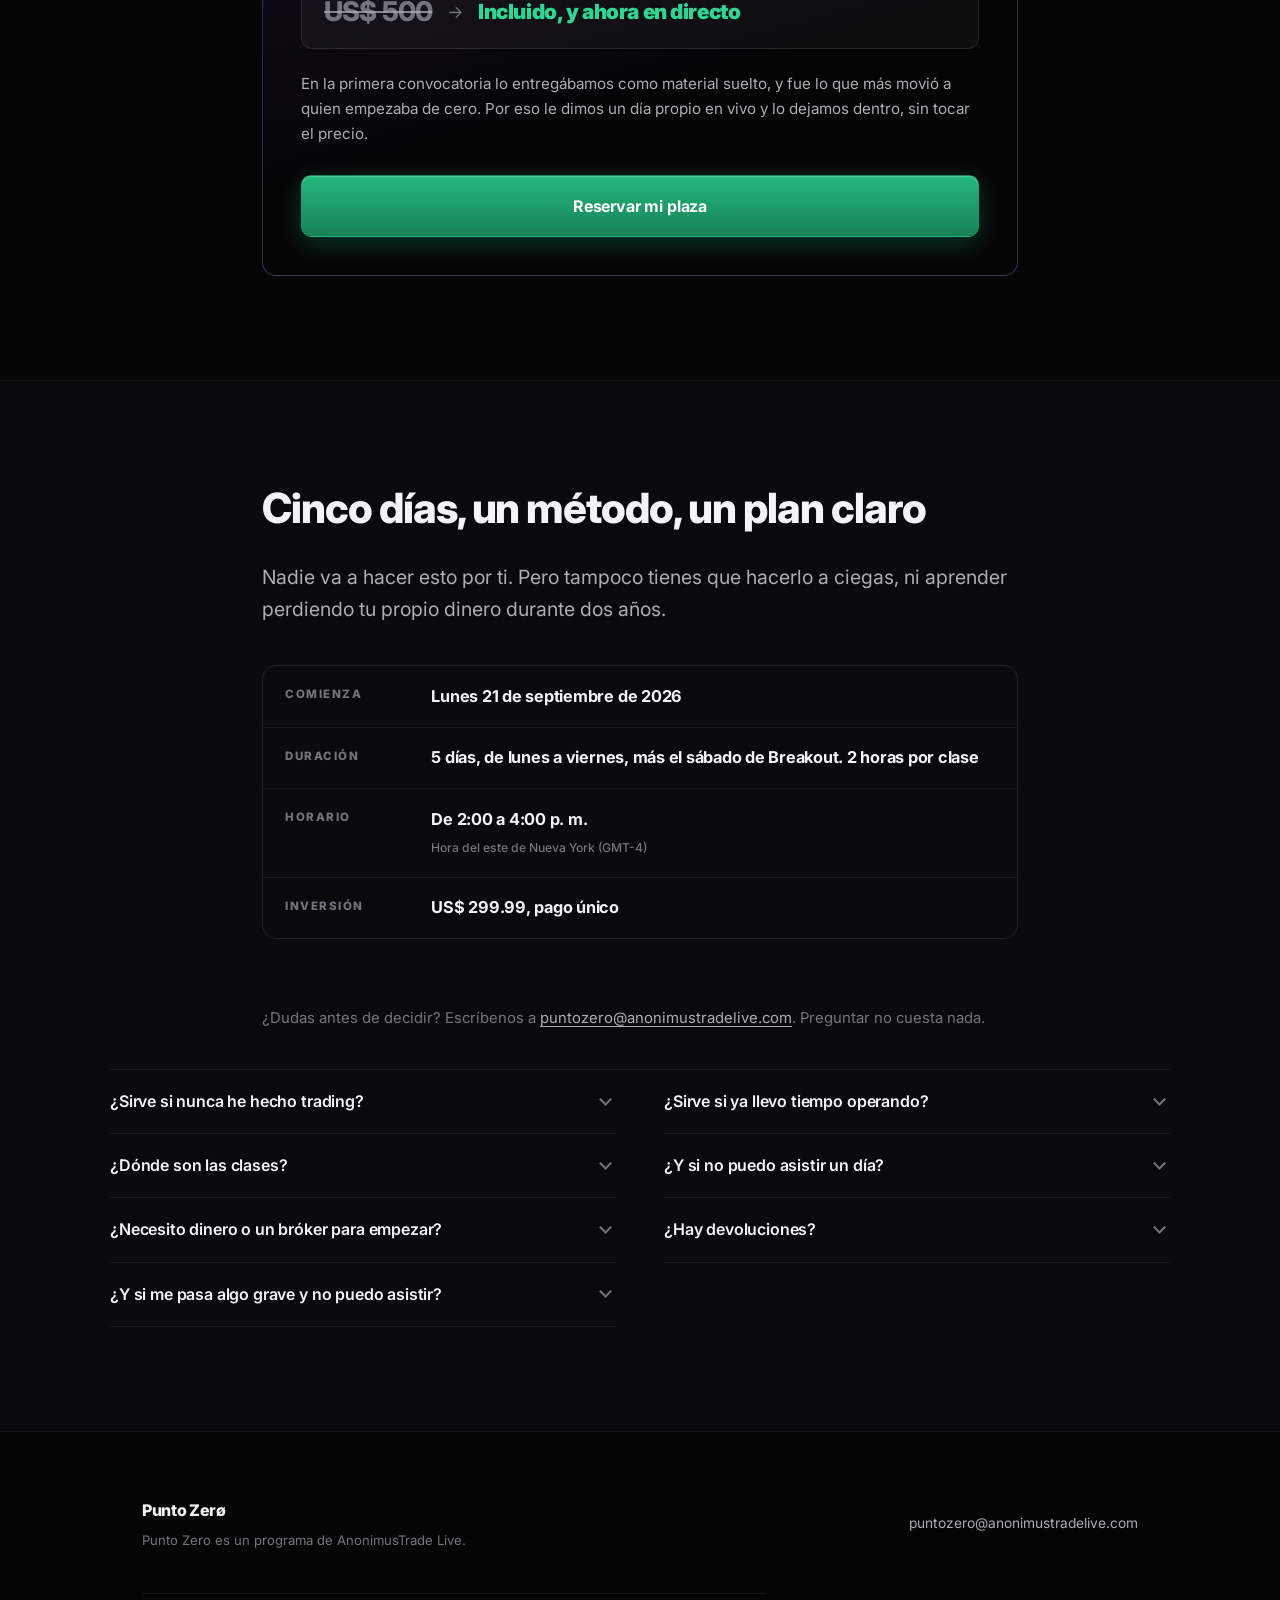
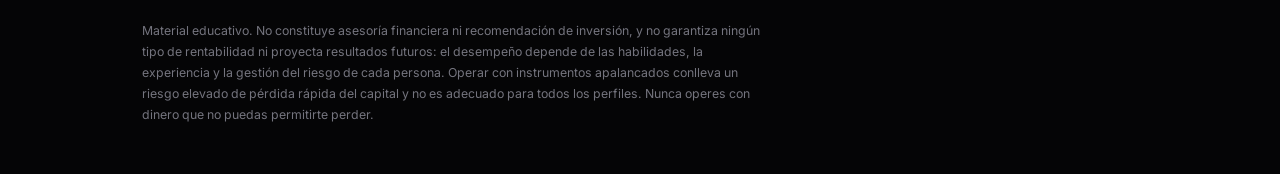
<file: puntozero/index.html>
<!DOCTYPE html>
<html lang="es">
<head>
<meta charset="UTF-8">
<meta name="viewport" content="width=device-width, initial-scale=1.0">
<title>Punto Zerø · Lo que el 90 % de los traders se salta</title>
<meta name="description" content="Bootcamp intensivo de trading en vivo. Cinco días, de lunes a viernes, más un sábado dedicado a Breakout. Empieza el 21 de septiembre de 2026. Todos los cursos trabajan el mercado, pero pocos trabajan al trader.">
<meta name="theme-color" content="#050506">
<link rel="canonical" href="https://anonimustradelive.com/puntozero/">
<link rel="icon" href="img/icono.png" type="image/png">
<link rel="apple-touch-icon" href="img/icono.png">

<meta property="og:type" content="website">
<meta property="og:url" content="https://anonimustradelive.com/puntozero/">
<meta property="og:title" content="Punto Zerø · Lo que el 90 % de los traders se salta">
<meta property="og:description" content="Bootcamp intensivo de trading en vivo. Del 21 al 26 de septiembre. Todos los cursos trabajan el mercado, pero pocos trabajan al trader.">
<meta property="og:image" content="https://anonimustradelive.com/puntozero/img/og.jpg">
<meta property="og:image:width" content="1200">
<meta property="og:image:height" content="630">
<meta property="og:locale" content="es_ES">
<meta property="og:site_name" content="AnonimusTrade Live">
<meta name="twitter:card" content="summary_large_image">

<link rel="preconnect" href="https://fonts.googleapis.com">
<link rel="preconnect" href="https://fonts.gstatic.com" crossorigin>
<link href="https://fonts.googleapis.com/css2?family=Inter:wght@400;500;600;700;800;900&display=swap" rel="stylesheet">
<!-- Bodoni Moda se usa solo para la O de la .Ø: se pide subconjuntada a ese único glifo -->
<link href="https://fonts.googleapis.com/css2?family=Bodoni+Moda:opsz,wght@6..96,500&text=O&display=swap" rel="stylesheet">

<!-- Checkout de Whop: monta el iframe de pago sobre el div con
     data-whop-checkout-plan-id que está en la sección "reservar".
     Va una sola vez en toda la página. -->
<script async defer src="https://js.whop.com/static/checkout/loader.js"></script>
<style>
:root {
  --bg:        #050506;
  --panel:     #0A0A0C;
  --panel-alt: #0F0F13;
  --card:      #151519;
  --line:      rgba(244,244,246,0.10);
  --line-soft: rgba(244,244,246,0.06);

  --crimson:      #E23B52;
  --crimson-deep: #CE1436;
  --crimson-glow: rgba(226,59,82,0.14);
  --crimson-line: rgba(226,59,82,0.28);

  --text:  #F4F4F6;
  --muted: #ADADB6;
  --dim:   #74747E;

  /* Verde = "dinero a tu favor". Es la vela alcista de la paleta oficial, y para
     un trader el rojo es el color de perder. Se usa SOLO en los momentos de
     valor (desglose, precio, ahorro): repartido por la página perdería sentido. */
  /* Morado = "esto es único e irrepetible". El brief lo reservaba para gráficos,
     pero se extendió al regalo por decisión del dueño: es el único elemento
     exclusivo de la página y en carmesí se confundía con el resto. */
  --purple:      #6B3FA0;
  --purple-lt:   #A883E8;
  --purple-glow: rgba(107,63,160,0.16);
  --purple-line: rgba(168,131,232,0.32);

  --green:      #1E9E6A;
  --green-lt:   #2FD693;
  --green-glow: rgba(30,158,106,0.12);
  --green-line: rgba(47,214,147,0.28);

  --sp:    clamp(3.75rem, 11vw, 6.5rem);
  --rad:   14px;
}

*,*::before,*::after { margin:0; padding:0; box-sizing:border-box }
/* NO poner scroll-behavior:smooth: cada scrollTo del suavizado propio dispararía
   además la animación nativa del navegador y las dos se pelean (se siente laggy).
   Los enlaces internos los anima el propio motor, más abajo en el script. */
html { scroll-behavior:auto; -webkit-text-size-adjust:100% }
body {
  font-family:'Inter',system-ui,-apple-system,sans-serif;
  background:var(--bg); color:var(--text);
  line-height:1.65; font-size:17px;
  -webkit-font-smoothing:antialiased;
  overflow-x:hidden;
}
img { max-width:100%; display:block }
a { color:inherit }

.wrap { max-width:1060px; margin:0 auto; padding:0 clamp(1.25rem,5vw,2rem) }
.narrow { max-width:660px }
.mid    { max-width:820px }

section { padding:var(--sp) 0 }

h1,h2,h3 { line-height:1.12; letter-spacing:-0.025em; font-weight:800 }
/* resalte dentro de un titular: sin cursiva, en el carmesí de marca */
h1 em, h2 em, h3 em { font-style:normal; color:var(--crimson) }
h1 { font-size:clamp(2.35rem,8.2vw,4.25rem); font-weight:900; letter-spacing:-0.035em }
h2 { font-size:clamp(1.7rem,5vw,2.6rem) }
h3 { font-size:clamp(1.1rem,3vw,1.32rem); font-weight:700; letter-spacing:-0.015em }
p  { color:var(--muted) }
p + p { margin-top:1.05rem }
strong { color:var(--text); font-weight:700 }

.wide-only { display:none }
@media (min-width:700px){ .wide-only { display:inline } }
section[id], h2 { scroll-margin-top:80px }

.eyebrow {
  font-size:0.68rem; font-weight:800; letter-spacing:0.17em;
  text-transform:uppercase; color:var(--crimson);
}
.lead { font-size:clamp(1.05rem,2.6vw,1.22rem); color:var(--muted) }

/* ── BOTONES ── */
.btn {
  display:inline-flex; align-items:center; justify-content:center; gap:0.5rem;
  font-family:inherit; font-size:1rem; font-weight:700; letter-spacing:-0.01em;
  padding:1.05rem 1.9rem; border-radius:10px; border:1px solid transparent;
  text-decoration:none; cursor:pointer; text-align:center;
  transition:transform .18s ease, box-shadow .18s ease, background .18s ease;
}
.btn-primary {
  background:linear-gradient(180deg,#E62345 0%,#C01031 100%); color:#fff;
  box-shadow:inset 0 1px 0 rgba(255,255,255,0.22), 0 6px 26px rgba(206,20,54,0.34);
}
.btn-primary:hover {
  background:linear-gradient(180deg,#F23050 0%,#CE1436 100%);
  transform:translateY(-2px);
  box-shadow:inset 0 1px 0 rgba(255,255,255,0.26), 0 10px 34px rgba(206,20,54,0.48);
}
/* Botón de compra en verde: en cualquier plataforma de trading comprar es verde
   y vender es rojo, así que un botón de compra carmesí llevaba el color de
   cerrar posición. Solo en los dos decisivos (precio y regalo); la barra
   superior y la del móvil siguen carmesí como recordatorio de marca. */
.btn-buy {
  background:linear-gradient(180deg,#25B87C 0%,#178055 100%);
  box-shadow:inset 0 1px 0 rgba(255,255,255,0.22), 0 6px 26px rgba(30,158,106,0.34);
}
.btn-buy:hover {
  background:linear-gradient(180deg,#2FD693 0%,#1E9E6A 100%);
  box-shadow:inset 0 1px 0 rgba(255,255,255,0.26), 0 10px 34px rgba(30,158,106,0.48);
}
.btn-ghost {
  background:transparent; color:var(--text); border-color:var(--line);
}
.btn-ghost:hover { border-color:rgba(244,244,246,0.30); background:rgba(244,244,246,0.04) }
.btn-block { width:100% }
.nb { white-space:nowrap }   /* evita que un paréntesis quede partido por el salto */
.btn-sm { font-size:0.86rem; padding:0.62rem 1.15rem; border-radius:8px }

/* ── NAV ── */
nav {
  position:sticky; top:0; z-index:60;
  background:rgba(5,5,6,0.82); backdrop-filter:blur(14px);
  border-bottom:1px solid var(--line-soft);
  height:62px; display:flex; align-items:center;
}
nav .wrap { display:flex; align-items:center; justify-content:space-between; width:100% }
.brand { display:flex; align-items:baseline; gap:0.6rem; text-decoration:none }
.brand b { font-size:1.02rem; font-weight:800; letter-spacing:-0.02em }
.brand span { font-size:0.7rem; color:var(--dim); font-weight:600; letter-spacing:0.02em }
@media (max-width:520px){ .brand span { display:none } }

/* ── HERO ── */
/* OJO: nada de overflow:hidden en .hero — rompe el position:sticky del lienzo.
   El recorte se hace en .hero-stage, que es quien lo necesita. */
.hero { position:relative; padding:0 0 clamp(3.5rem,10vw,5.5rem); text-align:center }

/* Singularidad animada */
.hero-stage {
  /* pegajoso: el agujero se queda en pantalla mientras te acercas, en vez de
     irse hacia arriba. Se suelta solo cuando termina el hero. */
  position:sticky; top:0; width:100%; overflow:hidden;
  height:clamp(250px,42vh,500px);
  --mx:0; --my:0;
  /* --enter (opacidad) y --gz (zoom del glifo) los mueve el scroll desde el script */
  --enter:1; --gz:1;
  background:var(--bg);
  opacity:var(--enter);
}
/* dos lienzos que emparedan la .Ø: el disco lejano detrás, el cercano delante.
   Es lo que hace que el vórtice la envuelva en vez de pasarle por atrás. */
.hero-canvas { position:absolute; inset:0; width:100%; height:100%; display:block; pointer-events:none }
.c-back  { z-index:1 }
.c-front { z-index:3 }
/* Cubre todo el escenario en vez del 46 % inferior, con las paradas
   recalculadas para que el degradado inferior quede idéntico. Se hizo así
   para poder sumarle la viñeta en móvil sin agregar otro elemento. */
.hero-stage::after {
  content:''; position:absolute; inset:0 0 -1px; z-index:3; pointer-events:none;
  background:linear-gradient(to bottom, rgba(5,5,6,0) 54%, rgba(5,5,6,0.55) 73%, rgba(5,5,6,0.93) 91%, var(--bg) 100%);
}
/* En móvil la viñeta la pinta el CSS: es estática, así que el compositor la
   dibuja una vez, en lugar de un relleno a pantalla completa por cuadro. */
@media (max-width:899px){
  .hero-stage::after {
    background:
      radial-gradient(ellipse 62% 58% at 50% 46%, rgba(5,5,6,0) 0%, rgba(5,5,6,0.6) 100%),
      linear-gradient(to bottom, rgba(5,5,6,0) 54%, rgba(5,5,6,0.55) 73%, rgba(5,5,6,0.93) 91%, var(--bg) 100%);
  }
}
.hero-stage::before {
  content:''; position:absolute; left:0; right:0; top:0; height:20%; z-index:3; pointer-events:none;
  background:linear-gradient(to bottom, var(--bg) 0%, rgba(5,5,6,0) 100%);
}

/* La .Ø metálica, fría e iridiscente */
.hero-glyph {
  position:absolute; left:50%; top:50%; z-index:2;
  /* Dos correcciones para que la O caiga justo sobre el horizonte:
     en X, el punto corre el conjunto a la derecha;
     en Y, la caja de texto incluye el hueco del descendente, así que centrar la
     caja deja la letra alta. El +0.033em baja la tinta a su sitio (medido). */
  transform:translate(calc(-50% - 0.088em + var(--mx) * 7px), calc(-51% + 0.033em + var(--my) * 6px)) scale(var(--gz));
  display:flex; align-items:flex-end; gap:0.05em;
  font-size:9rem; line-height:0.86;  /* el script lo ajusta a la escala real del horizonte */
  pointer-events:none; user-select:none; will-change:transform;
}
.hero-glyph .g-o {
  position:relative;
  font-family:'Bodoni Moda',Didot,'Bodoni MT',Georgia,serif;
  font-weight:500; letter-spacing:-0.02em;
  /* tornasol: el degradado recorre azul, violeta, magenta y oro pálido, así el
     brillo cambia de color al desplazarse en vez de ser un plateado plano */
  background:linear-gradient(152deg,
    #ffffff 0%,  #dff0ff 9%,   #8fb4e4 20%,  #b9a6e8 30%,
    #f7e9ff 38%, #ffffff 46%,  #cfd6f5 55%,  #7d9cd0 65%,
    #9fe0e4 74%, #ffeede 83%,  #d9c9f2 91%,  #ffffff 100%);
  background-size:280% 280%;
  -webkit-background-clip:text; background-clip:text; color:transparent;
  /* bisel: luz arriba-izquierda, sombra abajo-derecha (le da el relieve),
     más aberración cromática cian/magenta y halación cálida al exterior */
  filter:
    drop-shadow(-1.5px -1.5px 0 rgba(255,255,255,0.85))
    drop-shadow(1.5px 2.5px 0 rgba(18,26,52,0.75))
    drop-shadow(3px 4px 5px rgba(6,10,26,0.55))
    drop-shadow(-2px 0 1px rgba(90,220,255,0.35))
    drop-shadow(2px 0 1px rgba(255,110,200,0.28))
    drop-shadow(0 0 22px rgba(160,215,255,0.42))
    drop-shadow(0 0 46px rgba(255,196,150,0.20))
    drop-shadow(0 0 80px rgba(122,96,214,0.34));
  animation:sheen 11s ease-in-out infinite;
}
/* la barra de la Ø: Bodoni Moda no la trae, así que se dibuja aparte */
.hero-glyph .g-slash {
  position:absolute; left:50%; top:50%;
  width:0.046em; height:1.02em; border-radius:0.03em;
  transform:translate(-50%,-50%) rotate(29deg);
  /* la barra también biselada: canto claro a un lado, oscuro al otro */
  background:linear-gradient(90deg,
    rgba(18,26,52,0.9) 0%, #ffffff 22%, #cfe2f6 45%,
    #8fb0da 68%, #e9f2fb 86%, rgba(18,26,52,0.75) 100%);
  animation:slashsheen 11s ease-in-out infinite;
  filter:drop-shadow(1px 2px 3px rgba(6,10,26,0.6))
         drop-shadow(0 0 14px rgba(168,209,255,0.5));
}
.hero-glyph .g-dot {
  flex:none; width:0.125em; height:0.125em; border-radius:50%; margin-bottom:0.11em;
  /* esfera con luz especular arriba-izquierda y rebote frío abajo */
  background:
    radial-gradient(circle at 68% 78%, rgba(120,190,255,0.55) 0%, rgba(120,190,255,0) 45%),
    radial-gradient(circle at 31% 27%, #ffffff 0%, #eaf3ff 18%, #b9cde6 46%, #6b83a8 74%, #2c3a55 100%);
  filter:drop-shadow(1px 2px 4px rgba(6,10,26,0.65)) drop-shadow(0 0 13px rgba(163,207,255,0.45));
  animation:dotpulse 5s ease-in-out infinite;
}
@keyframes sheen { 0%,100% { background-position:0% 50% } 50% { background-position:100% 50% } }
@keyframes slashsheen { 0%,100% { filter:drop-shadow(1px 2px 3px rgba(6,10,26,0.6)) drop-shadow(0 0 10px rgba(168,209,255,0.35)) }
                        50%     { filter:drop-shadow(1px 2px 3px rgba(6,10,26,0.6)) drop-shadow(0 0 20px rgba(200,225,255,0.7)) } }
@keyframes dotpulse {
  0%,100% { filter:drop-shadow(0 0 10px rgba(163,207,255,0.35)) }
  50%     { filter:drop-shadow(0 0 22px rgba(183,220,255,0.75)) }
}

/* aparición al hacer scroll (la clase la agrega el JS: sin JS no se oculta nada) */
.rv { opacity:0; transform:translateY(16px);
      transition:opacity .65s ease var(--rd,0s), transform .65s cubic-bezier(.16,1,.3,1) var(--rd,0s) }
.rv.in { opacity:1; transform:none }

/* Sin telón opaco: la legibilidad la resuelve la caída exponencial del brillo
   del agujero (ver --enter en el script), no un degradado que lo tape. */
.hero .wrap { position:relative; z-index:4; margin-top:clamp(-5rem,-4vw,-0.5rem) }
.hero-badge {
  display:inline-block; margin-bottom:1.9rem;
  font-size:0.63rem; font-weight:800; letter-spacing:0.15em; text-transform:uppercase;
  color:var(--crimson); background:var(--crimson-glow);
  border:1px solid var(--crimson-line); border-radius:100px;
  padding:0.5rem 1.05rem; line-height:1.6;
}
/* en móvil el salto se hace en el separador, no donde caiga: evita huérfanas */
.badge-br { display:none }
@media (max-width:620px){
  .badge-br { display:block }
  .badge-sep { display:none }
  .hero-badge { padding:0.6rem 1.2rem }
}
.hero h1 { margin:0 auto; max-width:16ch }
.hero-sub { margin:1.6rem auto 0; max-width:52ch; font-size:clamp(1.02rem,2.6vw,1.19rem); color:var(--muted) }
.hero-cta { margin-top:2.5rem; display:flex; flex-direction:column; align-items:center; gap:0.9rem }
.hero-cta .btn { width:100%; max-width:340px }
/* en escritorio los dos botones van lado a lado: apilados desperdiciaban el ancho */
@media (min-width:760px){
  .hero-cta { flex-direction:row; justify-content:center; gap:0.8rem }
  .hero-cta .btn { width:auto; max-width:none }
}

/* ── Banda de logística ─────────────────────────────────────────────────
   Tres grupos rotulados. En escritorio van en fila separados por líneas;
   en móvil se apilan y cada uno conserva su rótulo.                      */
.banda {
  margin-top:2.6rem; padding-top:1.9rem; border-top:1px solid var(--line-soft);
  display:grid; gap:1.9rem; text-align:center;
}
@media (min-width:900px){
  .banda { grid-template-columns:auto 1fr auto; gap:0; align-items:stretch }
  .banda-col { padding:0 2.1rem; display:flex; flex-direction:column; justify-content:center }
  .banda-col + .banda-col { border-left:1px solid var(--line) }
}
.banda-lbl {
  font-size:0.66rem; font-weight:800; letter-spacing:0.13em; text-transform:uppercase;
  color:var(--crimson); margin-bottom:0.9rem;
}
.banda-fecha { font-size:1.05rem; font-weight:800; color:var(--text); letter-spacing:-0.015em; line-height:1.35 }
.banda-fecha i { font-style:normal; color:var(--dim); font-weight:500; padding:0 0.15rem }
.banda-fecha span { display:block; font-size:0.8rem; font-weight:500; color:var(--dim); letter-spacing:0 }
.banda-nota { margin-top:0.85rem; font-size:0.76rem; color:var(--dim) }

.tandas-row { display:flex; align-items:center; justify-content:center; gap:0.7rem; flex-wrap:wrap }
.tanda {
  display:flex; flex-direction:column; gap:0.15rem; min-width:134px;
  padding:0.62rem 0.9rem; border:1px solid var(--line);
  border-radius:10px; background:var(--card);
}
.tanda b { font-size:0.58rem; font-weight:800; letter-spacing:0.13em; text-transform:uppercase; color:var(--dim) }
.tanda em { font-style:normal; font-size:0.97rem; font-weight:800; letter-spacing:-0.015em; color:var(--text) }
@media (max-width:480px){
  .tandas-row { flex-direction:column; gap:0.5rem }
  .tanda { width:100%; max-width:250px; align-items:center }
}

.cierre-reloj { display:flex; justify-content:center; gap:0.4rem }
.cierre-reloj span {
  display:flex; flex-direction:column; align-items:center; gap:0.15rem;
  min-width:56px; padding:0.55rem 0.35rem;
  background:var(--card); border:1px solid var(--line); border-radius:9px;
}
.cierre-reloj b { font-size:1.3rem; font-weight:900; letter-spacing:-0.03em; color:var(--text); line-height:1; font-variant-numeric:tabular-nums }
.cierre-reloj i { font-style:normal; font-size:0.56rem; font-weight:700; letter-spacing:0.09em; text-transform:uppercase; color:var(--dim) }
/* se reserva el espacio aunque aún no haya números, para que no salte el layout */
.cierre { visibility:hidden }
.cierre.listo { visibility:visible }
.cierre-cerrado { font-size:0.92rem; color:var(--crimson); font-weight:700 }
.hero-pago { margin-top:1.7rem; font-size:0.83rem; color:var(--dim); font-weight:500 }

/* Tandas: cada una con su horario completo, para que nadie lea "de 2 a 6" */
.tandas { margin-top:1.7rem }
.tandas-label {
  font-size:0.68rem; font-weight:800; letter-spacing:0.13em; text-transform:uppercase;
  color:var(--crimson); margin-bottom:0.9rem;
}
.tandas-row { display:flex; align-items:center; justify-content:center; gap:0.7rem; flex-wrap:wrap }
.tanda {
  display:flex; flex-direction:column; gap:0.15rem; min-width:152px;
  padding:0.72rem 1.15rem; border:1px solid var(--line);
  border-radius:10px; background:var(--card);
}
.tanda b {
  font-size:0.6rem; font-weight:800; letter-spacing:0.13em;
  text-transform:uppercase; color:var(--dim);
}
.tanda em {
  font-style:normal; font-size:1rem; font-weight:800;
  letter-spacing:-0.015em; color:var(--text);
}
.tandas-tz { margin-top:0.9rem; font-size:0.78rem; color:var(--dim) }
/* en móvil no caben lado a lado: se apilan y la "o" queda en medio */
@media (max-width:480px){
  .tandas-row { flex-direction:column; gap:0.5rem }
  .tanda { width:100%; max-width:250px; align-items:center }
}

/* ── RECONOCIMIENTO ── */
.recon { background:var(--panel); border-top:1px solid var(--line-soft); border-bottom:1px solid var(--line-soft) }
.recon-q { border-left:2px solid var(--crimson); padding-left:1.35rem; margin-bottom:1.45rem }
.recon-q p { font-size:clamp(1.12rem,3.2vw,1.42rem); color:var(--text); font-weight:600; line-height:1.42; letter-spacing:-0.015em }

/* ── DATO ── */
.stat {
  margin:2.2rem 0; padding:1.65rem 1.75rem;
  background:var(--card); border:1px solid var(--line); border-radius:var(--rad);
}
.stat-n { font-size:clamp(2.4rem,7vw,3.1rem); font-weight:900; color:var(--crimson); letter-spacing:-0.04em; line-height:1 }
.stat p { margin-top:0.65rem; font-size:0.95rem }

/* ── TESIS ── */
.tesis { text-align:center; background:var(--panel-alt); border-top:1px solid var(--line-soft); border-bottom:1px solid var(--line-soft) }
.tesis blockquote {
  font-size:clamp(1.5rem,5.4vw,2.5rem); font-weight:800; letter-spacing:-0.03em;
  line-height:1.28; color:var(--text); max-width:20ch; margin:0 auto;
}
.tesis blockquote em { font-style:normal; color:var(--crimson) }
/* comillas dobles, en el color de marca */
.tesis blockquote::before { content:'“'; color:var(--crimson); opacity:0.5; margin-right:0.02em }
.tesis blockquote::after  { content:'”'; color:var(--crimson); opacity:0.5; margin-left:0.02em }
.tesis-after { margin-top:1.7rem; font-size:1rem; color:var(--dim); font-weight:600; letter-spacing:0.02em }

/* ── RUTA DE LOS 5 DÍAS ── línea de tiempo con iconos vectoriales ── */
.ruta { margin-top:2.4rem }
.ruta-lead { color:var(--text); font-weight:700; font-size:1.02rem; letter-spacing:-0.015em }
.ruta-pasos {
  list-style:none; position:relative; margin-top:1.7rem;
  display:grid; grid-template-columns:repeat(5,1fr); gap:0.4rem;
}
/* el hilo que une los pasos, por detrás de los círculos */
.ruta-pasos::before {
  content:''; position:absolute; left:10%; right:10%; top:22px; height:1px;
  background:linear-gradient(to right, var(--line) 0%, var(--line) 55%, var(--crimson-line) 100%);
}
.ruta-pasos li {
  position:relative; display:flex; flex-direction:column; align-items:center;
  gap:0.6rem; text-align:center;
}
.ruta-ico {
  width:44px; height:44px; border-radius:50%; flex:none;
  display:flex; align-items:center; justify-content:center;
  background:var(--card); border:1px solid var(--line); color:var(--muted);
}
.ruta-ico svg {
  width:21px; height:21px; fill:none; stroke:currentColor;
  stroke-width:1.5; stroke-linecap:round; stroke-linejoin:round;
}
.ruta-pasos b {
  font-size:clamp(0.62rem,2.1vw,0.76rem); font-weight:700;
  color:var(--muted); line-height:1.3;
}
/* el bróker cierra la ruta: se marca en carmesí porque es el remate del argumento */
.ruta-fin .ruta-ico { background:var(--crimson-glow); border-color:var(--crimson-line); color:var(--crimson) }
.ruta-fin b { color:var(--crimson) }
.ruta-nota { margin-top:1.6rem }

/* ── TEMARIO ── */
.days { display:grid; gap:0.85rem; margin-top:2.6rem }
.day {
  background:var(--card); border:1px solid var(--line); border-radius:var(--rad);
  padding:1.5rem 1.6rem; display:grid; grid-template-columns:auto 1fr; gap:0 1.15rem;
}
.day-n {
  grid-row:1/3; width:38px; height:38px; border-radius:9px;
  background:rgba(244,244,246,0.05); border:1px solid var(--line);
  color:var(--muted); font-weight:900; font-size:0.95rem;
  display:flex; align-items:center; justify-content:center; letter-spacing:-0.02em;
}
.day h3 { align-self:center }
.day p { grid-column:2; margin-top:0.6rem; font-size:0.94rem; line-height:1.6 }
.day .mark { color:var(--crimson); font-weight:600 }
/* el detalle de cada día va plegado: el temario completo pesaba 5 párrafos densos */
.day-more { grid-column:2; margin-top:0.55rem; border:none }
.day-more summary { padding:0.3rem 0; font-size:0.82rem; font-weight:700; color:var(--muted) }
.day-more summary::after { top:0.72rem; width:7px; height:7px; border-width:1.5px }
.day-more[open] summary { color:var(--crimson) }
.day-more p { padding:0.3rem 0 0; font-size:0.9rem; line-height:1.6 }
@media (max-width:480px){ .day-more { grid-column:1 } }
@media (max-width:480px){
  .day { grid-template-columns:1fr; gap:0.85rem }
  .day-n { grid-row:auto }
  .day p { grid-column:1 }
}

/* ── QUÉ TE LLEVAS ── */
.hero-items { display:grid; gap:0.85rem; margin-top:2.6rem }
@media (min-width:720px){ .hero-items { grid-template-columns:1fr 1fr } }
/* Lo que el lector RECIBE va en verde. La tarjeta del regalo es la excepción:
   ahí manda la escasez, así que se queda en carmesí (ver .hero-item-wide). */
.hero-item {
  background:linear-gradient(160deg, rgba(30,158,106,0.10), rgba(21,21,25,0.6) 58%);
  border:1px solid var(--green-line); border-radius:var(--rad); padding:1.7rem 1.65rem;
}
.hero-item-wide {
  background:linear-gradient(160deg, rgba(107,63,160,0.18), rgba(21,21,25,0.6) 58%);
  border-color:var(--purple-line);
}
.hero-item-wide h3 em { color:var(--purple-lt) }
/* icono a la izquierda del título; el texto queda tabulado a su derecha, así no
   se pierde una línea entera solo para el icono */
.hero-item { display:grid; grid-template-columns:auto 1fr; column-gap:0.85rem }
.hero-item h3 { grid-column:2; grid-row:1; align-self:center; margin-bottom:0 }
.hero-item p  { grid-column:2; grid-row:2; margin-top:0.6rem }
.item-ico {
  grid-column:1; grid-row:1; align-self:center;
  display:flex; align-items:center; justify-content:center;
  width:38px; height:38px; border-radius:10px;
  background:var(--green-glow); border:1px solid var(--green-line); color:var(--green-lt);
}
.hero-item-wide .item-ico { background:var(--purple-glow); border-color:var(--purple-line); color:var(--purple-lt) }
.item-ico svg {
  width:19px; height:19px; flex:none; fill:none; stroke:currentColor;
  stroke-width:1.5; stroke-linecap:round; stroke-linejoin:round;
}
.hero-item p { font-size:0.94rem }
.plain { list-style:none; margin-top:1.5rem; display:grid; gap:0.1rem }
.plain li {
  padding:0.85rem 0 0.85rem 1.75rem; position:relative;
  border-bottom:1px solid var(--line-soft); color:var(--muted); font-size:0.97rem;
}
.plain li:last-child { border-bottom:none }
/* viñetas de lo que se incluye: es valor recibido, va en verde */
.plain li::before {
  content:''; position:absolute; left:0; top:1.32rem;
  width:6px; height:6px; border-radius:50%; background:var(--green);
}

/* ── PRUEBA ── */
.proof { background:var(--panel); border-top:1px solid var(--line-soft); border-bottom:1px solid var(--line-soft) }
.shot { margin-top:2.3rem; border:1px solid var(--line); border-radius:var(--rad); overflow:hidden; background:var(--card) }
.shot-bar { display:flex; align-items:center; gap:0.42rem; padding:0.72rem 0.95rem; border-bottom:1px solid var(--line-soft) }
/* flex:none es obligatorio: sin él los puntos se aplastan y salen ovalados */
.shot-bar i { flex:none; width:9px; height:9px; border-radius:50%; background:rgba(244,244,246,0.16) }
.shot-bar span { margin-left:0.5rem; min-width:0; font-size:0.7rem; color:var(--dim); font-weight:500; letter-spacing:0.02em }
/* video incrustado: fachada liviana, el iframe real de YouTube se carga al tocar */
.video-shell { position:relative; aspect-ratio:16/9; background:#000 }
.video-shell iframe { position:absolute; inset:0; width:100%; height:100%; border:0 }
.video-face {
  position:absolute; inset:0; width:100%; height:100%; border:0; cursor:pointer; padding:0;
  display:flex; align-items:center; justify-content:center;
  /* miniatura real del video; si maxres no existe, cae a la hq */
  background-image:url('https://i.ytimg.com/vi/2U9erePQUhY/maxresdefault.jpg'),
                   url('https://i.ytimg.com/vi/2U9erePQUhY/hqdefault.jpg');
  background-size:cover, cover; background-position:center, center;
}
.video-face::after {
  content:''; position:absolute; inset:0;
  background:rgba(5,5,6,0.30); transition:background .2s ease;
}
.video-face:hover::after { background:rgba(5,5,6,0.14) }
.video-play {
  position:relative; z-index:1; width:76px; height:76px; border-radius:50%;
  background:var(--crimson-deep);
  box-shadow:0 10px 34px rgba(206,20,54,0.5), inset 0 1px 0 rgba(255,255,255,0.22);
  transition:transform .2s ease;
}
.video-face:hover .video-play { transform:scale(1.08) }
.video-play::before {
  content:''; position:absolute; left:55%; top:50%; transform:translate(-50%,-50%);
  border-style:solid; border-width:14px 0 14px 23px;
  border-color:transparent transparent transparent #fff;
}
.disclose {
  margin-top:1.15rem; padding:1.2rem 1.35rem;
  background:rgba(244,244,246,0.03); border:1px solid var(--line-soft);
  border-left:2px solid var(--dim); border-radius:0 10px 10px 0;
  font-size:0.88rem; color:var(--muted); line-height:1.62;
}
.disclose b { color:var(--text) }
.proof-cta { margin-top:1.9rem; display:flex; flex-direction:column; gap:0.85rem; align-items:flex-start }
.proof-cta .btn { width:100% }
@media (min-width:600px){ .proof-cta .btn { width:auto } }
.free-live {
  margin-top:2.4rem; padding-top:1.9rem; border-top:1px solid var(--line-soft);
  font-size:0.97rem;
}
.free-live b { color:var(--text) }

/* ── SÍ / NO ── */
.fit { display:grid; gap:0.85rem; margin-top:2.4rem }
@media (min-width:720px){ .fit { grid-template-columns:1fr 1fr } }
.fit-col { background:var(--card); border:1px solid var(--line); border-radius:var(--rad); padding:1.6rem 1.6rem 1.75rem }
.fit-col h3 { font-size:1.02rem; margin-bottom:1.15rem; display:flex; align-items:center; gap:0.6rem }
.fit-col ul { list-style:none; display:grid; gap:0.8rem }
.fit-col li { position:relative; padding-left:1.7rem; font-size:0.94rem; color:var(--muted); line-height:1.55 }
.fit-col li::before { position:absolute; left:0; top:-0.06rem; font-weight:800; font-size:0.95rem }
.fit-yes li::before { content:'✓'; color:var(--green) }
.fit-no  li::before { content:'✕'; color:var(--crimson) }
.tag { font-size:0.6rem; font-weight:800; letter-spacing:0.12em; text-transform:uppercase; padding:0.28rem 0.6rem; border-radius:5px }
.tag-yes { background:rgba(30,158,106,0.14); color:var(--green); border:1px solid rgba(30,158,106,0.3) }
.tag-no  { background:var(--crimson-glow); color:var(--crimson); border:1px solid var(--crimson-line) }

/* ── LISTA NUMERADA ── */
.steps { list-style:none; counter-reset:s; margin-top:2rem; display:grid; gap:1.15rem }
.steps li { counter-increment:s; position:relative; padding-left:2.9rem; color:var(--muted); font-size:0.97rem; line-height:1.6 }
.steps li::before {
  content:counter(s); position:absolute; left:0; top:-0.1rem;
  width:28px; height:28px; border-radius:7px;
  background:rgba(244,244,246,0.06); border:1px solid var(--line);
  color:var(--text); font-size:0.82rem; font-weight:800;
  display:flex; align-items:center; justify-content:center;
}

/* ── PRECIO ── */
/* superficie elevada + resplandor verde: sin esto el bloque del precio quedaba
   casi del mismo negro que el fondo y el momento más importante no se notaba */
.price {
  position:relative; text-align:center;
  background:
    radial-gradient(ellipse 70% 55% at 50% 78%, var(--green-glow) 0%, rgba(5,5,6,0) 70%),
    var(--panel-alt);
  border-top:1px solid var(--line-soft); border-bottom:1px solid var(--line-soft);
}
/* Stack de valor: cifras reales, sin teatro de tachados ni totales inflados */
.stack-wrap { text-align:left; margin-bottom:clamp(3rem,8vw,4.5rem) }
.stack { margin-top:2.2rem; border:1px solid var(--line); border-radius:var(--rad); overflow:hidden }
.stack-row {
  display:flex; justify-content:space-between; align-items:baseline; gap:0.9rem;
  padding:1.05rem 1.3rem; border-bottom:1px solid var(--line-soft);
}
.stack-row:last-child { border-bottom:none }
.stack-what { flex:1; min-width:0 }
/* ">" obligatorio: sin él esta regla vuelve bloque también las negritas que van
   dentro del <span> de la descripción, y parten la frase en tres líneas */
.stack-what > b { display:block; font-size:0.97rem; font-weight:600; color:var(--text); letter-spacing:-0.01em; line-height:1.4 }
.stack-what span { display:block; margin-top:0.3rem; font-size:0.82rem; color:var(--dim); line-height:1.5 }
.stack-val { flex:none; font-size:0.97rem; font-weight:700; color:var(--muted); font-variant-numeric:tabular-nums }
.stack-sum { background:rgba(244,244,246,0.035) }
.stack-sum .stack-what b { color:var(--dim); font-weight:700 }
/* el total por separado es el número que "duele": va apagado, no destacado */
.stack-sum .stack-val { color:var(--muted); font-size:1.2rem; font-weight:800; letter-spacing:-0.02em }
/* la fila de la comunidad es el mejor argumento del cuadro: pasa de pagar todos
   los meses a no pagar nunca más. Va en verde para que se lea como ganancia. */
.stack-win .stack-val { color:var(--green-lt) }
.stack-win .stack-what span b { color:var(--green-lt); font-weight:700 }
@media (max-width:460px){
  .stack-row { flex-direction:column; gap:0.45rem }
  .stack-val { align-self:flex-start }
}

.price-lead { font-size:0.72rem; font-weight:800; letter-spacing:0.14em; text-transform:uppercase; color:var(--dim); margin-bottom:1rem }
.price-n { font-size:clamp(3rem,11vw,4.6rem); font-weight:900; letter-spacing:-0.045em; line-height:1 }
.price-n sup { font-size:0.42em; font-weight:800; vertical-align:super; color:var(--muted); margin-right:0.12em }
.price-tag { margin-top:0.8rem; font-size:0.95rem; color:var(--dim); font-weight:600; letter-spacing:0.03em; text-transform:uppercase }
/* la resta que la página nunca hacía por el lector: es el dato que más pesa */
.price-save {
  display:inline-flex; align-items:baseline; gap:0.45rem; margin-top:1.5rem;
  padding:0.7rem 1.4rem; border-radius:100px;
  background:var(--green-glow); border:1px solid var(--green-line);
  color:var(--muted); font-size:0.95rem; font-weight:600;
}
.price-save b { color:var(--green-lt); font-size:1.2rem; font-weight:900; letter-spacing:-0.02em }
.price p { margin-top:1.9rem }
.price .narrow { margin-left:auto; margin-right:auto }


/* ── Precio en dos columnas (escritorio) ────────────────────────────────
   El desglose a la izquierda y el precio a la derecha, para que el ojo
   compare US$ 2,820 contra US$ 299.99 de un vistazo en vez de tener que
   recordar el primero mientras baja al segundo.                        */
.precio-reja { display:grid; gap:2.6rem }
.stack-wrap { text-align:left; margin-bottom:0 }
.precio-lado { text-align:center }
.precio-extracto { margin-top:1.6rem; font-size:0.9rem }
@media (min-width:960px){
  .precio-reja { grid-template-columns:1.35fr 1fr; gap:3.5rem; align-items:center }
  .precio-lado { text-align:left }
  .precio-lado .price-save { margin-top:1.3rem }
}

/* ── REGALO ── */
.gift { border:1px solid var(--purple-line); border-radius:var(--rad); padding:clamp(1.7rem,5vw,2.4rem); background:linear-gradient(165deg, rgba(107,63,160,0.20), rgba(10,10,12,0) 62%) }
.gift .eyebrow { color:var(--purple-lt) }
.gift-top { display:flex; align-items:center; gap:1rem; margin-bottom:1.4rem }
.gift-ico {
  flex:none; width:52px; height:52px; border-radius:13px;
  display:flex; align-items:center; justify-content:center;
  background:var(--purple-glow); border:1px solid var(--purple-line); color:var(--purple-lt);
}
.gift-ico svg { width:26px; height:26px; fill:none; stroke:currentColor; stroke-width:1.5; stroke-linecap:round; stroke-linejoin:round }
.gift .eyebrow { display:block; margin-bottom:0.4rem }
.gift h2 { font-size:clamp(1.35rem,4.2vw,2rem) }
.gift-what { font-size:1.02rem }
/* la cifra a la vista: conecta con el desglose de arriba, donde vale US$ 500 */
/* Caja neutra, no verde: el verde de la página significa "a tu favor" y un
   tachón significa "esto no aplica". Juntos se contradicen. Aquí el tachón es
   gris (dato que se cae) y el verde queda solo en el mensaje. */
.gift-price {
  display:flex; align-items:center; gap:0.9rem; flex-wrap:wrap;
  margin-top:1.5rem; padding:1.15rem 1.35rem;
  background:rgba(244,244,246,0.04); border:1px solid var(--line); border-radius:11px;
}
.gift-price-val {
  font-size:clamp(1.35rem,4vw,1.7rem); font-weight:800; letter-spacing:-0.03em;
  color:var(--dim); line-height:1;
  text-decoration:line-through; text-decoration-thickness:2px;
  text-decoration-color:rgba(173,173,182,0.75);
}
/* la flecha solo tiene sentido si las dos partes van en la misma línea:
   al apilarse en móvil apuntaría al vacío, así que se oculta */
.gift-price-arrow { color:var(--dim); font-size:1.1rem; line-height:1 }
@media (max-width:560px){
  .gift-price-arrow { display:none }
  .gift-price { flex-direction:column; align-items:flex-start; gap:0.5rem }
}
.gift-price-lbl {
  font-size:clamp(1.05rem,3vw,1.3rem); font-weight:900; letter-spacing:-0.02em;
  color:var(--green-lt);
}
.gift-why { margin-top:1.4rem; font-size:0.95rem }
.gift-cta { margin-top:1.8rem; width:100% }

/* la tarjeta del regalo y la foto del manual ocupan el ancho completo */
@media (min-width:720px){ .hero-item-wide, .manual-shot { grid-column:1 / -1 } }
/* Prueba de que el manual existe. Va suelta, sin marco: el PNG tiene fondo
   transparente y el recuadro le quitaba el efecto de objeto flotando.
   OJO con height:auto -> el <img> lleva atributos width/height para reservar
   espacio y evitar saltos de layout, pero sin height:auto el navegador usa
   ese alto fijo y estira la imagen. */
.manual-shot { margin:0.6rem 0 0; text-align:center }
.manual-shot img { width:100%; height:auto; max-width:560px; margin:0 auto }
.manual-shot figcaption { margin-top:0.6rem; font-size:0.82rem; color:var(--dim) }

/* ── CIERRE ── */
.close { background:var(--panel); border-top:1px solid var(--line-soft) }
.facts { margin:2.5rem 0; border:1px solid var(--line); border-radius:var(--rad); overflow:hidden }
.fact { display:flex; flex-wrap:wrap; gap:0.3rem 1rem; padding:1.05rem 1.4rem; border-bottom:1px solid var(--line-soft) }
.fact:last-child { border-bottom:none }
.fact dt { font-size:0.72rem; font-weight:800; letter-spacing:0.13em; text-transform:uppercase; color:var(--dim); min-width:130px; padding-top:0.16rem }
.fact dd { font-size:1.02rem; font-weight:700; color:var(--text); letter-spacing:-0.015em }
.fact dd em { font-style:normal; color:var(--dim); font-weight:500; padding:0 0.35rem; font-size:0.92em }
.fact-tz { font-size:0.76rem; font-weight:500; color:var(--dim); letter-spacing:0 }
.close-mail { margin-top:1.7rem; font-size:0.93rem; color:var(--dim) }
.close-mail a { color:var(--muted); text-decoration:underline; text-underline-offset:3px }

/* ── FAQ ── */
.faq { margin-top:2.4rem; border-top:1px solid var(--line-soft) }
details { border-bottom:1px solid var(--line-soft) }
summary {
  cursor:pointer; list-style:none; padding:1.25rem 2.4rem 1.25rem 0; position:relative;
  font-size:1rem; font-weight:600; color:var(--text); letter-spacing:-0.01em; line-height:1.45;
}
summary::-webkit-details-marker { display:none }
summary::after {
  content:''; position:absolute; right:0.4rem; top:1.55rem;
  width:9px; height:9px; border-right:2px solid var(--dim); border-bottom:2px solid var(--dim);
  transform:rotate(45deg); transition:transform .2s ease;
}
details[open] summary::after { transform:rotate(-135deg) }
details[open] summary { color:var(--crimson) }
details p { padding:0 0 1.35rem; font-size:0.95rem; max-width:62ch }


/* ── Escritorio: sacar de la columna de lectura lo que NO es prosa ──────
   Los párrafos se quedan en 820 px porque ese es el óptimo de lectura
   (65-75 caracteres por línea). Pero las tarjetas y las preguntas son
   datos, no prosa: ahí la columna estrecha solo desperdicia pantalla.
   `left:50% + translateX(-50%)` los centra contra el viewport sin
   depender del ancho del padre.                                        */
@media (min-width:900px){
  .days, .faq {
    position:relative; left:50%; transform:translateX(-50%);
    width:min(1060px, calc(100vw - 4rem));
  }
  .days { grid-template-columns:1fr 1fr; gap:0.85rem }
  /* la última tarjeta ocupa la fila entera solo si el total es impar: si no,
     queda un hueco raro. Con seis días la reja cierra sola y no hace falta. */
  .days .day:nth-child(odd):last-child { grid-column:1 / -1 }

  .faq { display:grid; grid-template-columns:1fr 1fr; gap:0 3rem; align-items:start }
}


/* ── RESEÑAS ── las tres reales de la primera convocatoria. Sin color propio
   a propósito: la paleta ya tiene tres significados asignados (carmesí marca,
   verde dinero a tu favor, morado exclusivo) y unas estrellas doradas serían
   un cuarto código que no dice nada. En blanco se leen igual de claro. */
.rev-grid { display:grid; gap:0.85rem; margin-top:2.4rem }
.rev {
  background:var(--card); border:1px solid var(--line); border-radius:var(--rad);
  padding:1.5rem 1.6rem; margin:0;
}
.rev-stars { font-size:0.85rem; letter-spacing:0.14em; line-height:1; color:var(--text) }
.rev-txt { margin-top:0.9rem; font-size:0.98rem; line-height:1.6 }
.rev-who { margin-top:1.15rem; font-size:0.85rem; color:var(--dim) }
.rev-who b { color:var(--muted); font-weight:700 }

@media (min-width:900px){
  /* mismo truco que .days: las tarjetas no son prosa, así que no tienen por
     qué encerrarse en la columna de lectura de 820 px */
  .rev-grid {
    position:relative; left:50%; transform:translateX(-50%);
    width:min(1060px, calc(100vw - 4rem));
    grid-template-columns:repeat(3, 1fr);
  }
}

/* ── CHECKOUT ── el iframe de Whop se monta aquí, en el mismo hueco donde
   antes estaba el botón de compra. Solo se le da el aire de separación que
   tenía el botón: el checkout trae su propio relleno por dentro.
   (La lista de espera que ocupó este sitio entre el 26/8 y el 7/9 de 2026
   está completa en el commit a8589bf, por si hay que volver a cerrar.) */
.checkout-wrap { margin-top:2.4rem }
/* Solo aparece si el checkout no llegó a montarse: preguntar "¿no carga?"
   debajo de un pago que sí cargó siembra una duda que no existía. */
.checkout-nota { display:none; margin-top:1.1rem; font-size:0.85rem; color:var(--dim); text-align:center }
.checkout-nota.visible { display:block }

/* ── PIE ── */
footer { background:var(--bg); border-top:1px solid var(--line-soft); padding:clamp(2.75rem,8vw,4rem) 0 3rem }
.foot-top { display:flex; flex-wrap:wrap; gap:1.4rem; align-items:center; justify-content:space-between }
.foot-brand b { font-size:1rem; font-weight:800; letter-spacing:-0.02em }
.foot-brand p { font-size:0.82rem; margin-top:0.35rem; color:var(--dim) }
.foot-links { display:flex; flex-wrap:wrap; gap:1.35rem; font-size:0.86rem }
.foot-links a { color:var(--muted); text-decoration:none }
.foot-links a:hover { color:var(--text) }
.legal { margin-top:2.6rem; padding-top:1.7rem; border-top:1px solid var(--line-soft); font-size:0.77rem; color:var(--dim); line-height:1.7; max-width:78ch }

/* ── BARRA FIJA MÓVIL ── */
.dock {
  position:fixed; left:0; right:0; bottom:0; z-index:70;
  background:rgba(5,5,6,0.94); backdrop-filter:blur(14px);
  border-top:1px solid var(--line); padding:0.7rem clamp(1rem,5vw,1.5rem);
  padding-bottom:calc(0.7rem + env(safe-area-inset-bottom));
  display:flex; align-items:center; gap:0.9rem;
  transform:translateY(110%); transition:transform .28s ease;
}
.dock.on { transform:translateY(0) }
.dock-info { flex:1; min-width:0 }
.dock-info b { display:block; font-size:0.88rem; font-weight:800; letter-spacing:-0.02em }
.dock-info span { display:block; font-size:0.72rem; color:var(--dim); margin-top:0.08rem }
.dock .btn { flex-shrink:0 }
@media (min-width:860px){ .dock { display:none } }
body { padding-bottom:0 }

:focus-visible { outline:2px solid var(--crimson); outline-offset:3px; border-radius:4px }

@media (prefers-reduced-motion:reduce){
  html { scroll-behavior:auto }
  *,*::before,*::after { animation-duration:.01ms !important; transition-duration:.01ms !important }
}
</style>
</head>
<body>

<nav>
  <div class="wrap">
    <a class="brand" href="#top">
      <b>Punto Zerø</b>
      <span>AnonimusTrade Live</span>
    </a>
    <a class="btn btn-primary btn-sm" href="#reservar">Reservar mi plaza</a>
  </div>
</nav>

<!-- ── HERO ── -->
<header class="hero" id="top">
  <div class="hero-stage" id="stage" aria-hidden="true">
    <canvas class="hero-canvas c-back" id="singB"></canvas>
    <div class="hero-glyph"><span class="g-dot"></span><span class="g-o">O<i class="g-slash"></i></span></div>
    <canvas class="hero-canvas c-front" id="singF"></canvas>
  </div>
  <div class="wrap">
    <p class="hero-badge">Bootcamp en vivo<span class="badge-sep"> · </span><br class="badge-br">Empieza el lunes 21 de septiembre</p>
    <h1>Lo que el 90&nbsp;% de los traders se salta</h1>
    <p class="hero-sub">
      Ya lo has probado todo. Viste videos, copiaste señales, seguiste a alguien en
      Telegram. Y aun así perdiste, o ganaste un rato y después lo devolviste todo.
    </p>
    <div class="hero-cta">
      <a class="btn btn-primary" href="#reservar">Reservar mi plaza · US$ 299.99</a>
      <a class="btn btn-ghost" href="https://anonimustradelive.com/email_marketing/punto-zero-extracto.pdf" target="_blank" rel="noopener">Descargar el extracto gratis</a>
    </div>
    <!-- Banda de logística: en escritorio son tres grupos rotulados lado a lado
         en vez de seis líneas sueltas apiladas. La cuenta regresiva va junto a
         las fechas, que es donde tiene sentido. En móvil se apila. -->
    <div class="banda">
      <div class="banda-col">
        <p class="banda-lbl">Segunda convocatoria</p>
        <p class="banda-fecha"><b>Lun 21</b> <i>→</i> <b>Sáb 26</b><span>de septiembre</span></p>
      </div>

      <div class="banda-col">
        <p class="banda-lbl">Horario</p>
        <div class="tandas-row">
          <span class="tanda"><b>Hora del este · GMT-4</b><em>2:00 - 4:00 p. m.</em></span>
        </div>
      </div>

      <!-- Cuenta regresiva real: no es un contador fabricado, es la hora de
           inicio de la primera clase. -->
      <div class="banda-col cierre" id="cierre">
        <p class="banda-lbl">El acceso cierra en</p>
        <div class="cierre-reloj">
          <span><b id="cd-d">--</b><i>días</i></span>
          <span><b id="cd-h">--</b><i>horas</i></span>
          <span><b id="cd-m">--</b><i>min</i></span>
          <span><b id="cd-s">--</b><i>seg</i></span>
        </div>
      </div>
    </div>

    <p class="hero-pago">Pago único, sin suscripción. Un solo horario para todo el grupo, de 2:00 a 4:00 p. m., hora del este.</p>
  </div>
</header>

<!-- ── RECONOCIMIENTO ── -->
<section class="recon">
  <div class="wrap mid">
    <h2>Ya sabes que no deberías hacerlo.<br>Y aun así lo haces.</h2>
    <div style="margin-top:2.4rem">
      <div class="recon-q"><p>¿Por qué mueves el stop loss cuando el precio va en tu contra?</p></div>
      <div class="recon-q"><p>¿Por qué cortas las ganancias pero dejas correr las pérdidas?</p></div>
      <div class="recon-q"><p>¿Por qué no tomas la ganancia donde dijiste que la ibas a tomar?</p></div>
    </div>
  </div>
</section>

<!-- ── DIAGNÓSTICO ── -->
<section>
  <div class="wrap mid">
    <!-- el espacio tras el <br> es necesario: en móvil el salto se oculta y sin él
         las dos frases quedan pegadas ("esto.Es que") -->
    <h2>No es que seas malo para esto.<br class="wide-only"> Es que empezaste por el lugar equivocado.</h2>
    <p style="margin-top:1.9rem" class="lead">
      Casi nadie pierde por no saber qué es un soporte. Pierde por no respetar el plan
      que escribió quince minutos antes.
    </p>

    <div class="stat">
      <div class="stat-n">80&nbsp;%</div>
      <p>
        Las estadísticas divulgadas por los brókers de CFDs regulados indican que
        <strong>aproximadamente el 80&nbsp;% de sus clientes pierden dinero</strong>.
      </p>
    </div>

    <p>
      Este número no mide lo difícil que es el mercado. Mide lo difícil que es operar con
      disciplina y consistencia cuando hay dinero en juego.
    </p>
    <p>
      Eso no se arregla con otro indicador ni con más señales. Se arregla trabajando en ti,
      en tus decisiones y en tus impulsos, para que dejes de sabotearte solo.
    </p>
  </div>
</section>

<!-- ── TESIS ── -->
<section class="tesis">
  <div class="wrap">
    <blockquote>Todos los cursos trabajan el mercado, pero pocos trabajan <em>al trader</em>.</blockquote>
    <p class="tesis-after">Eso es Punto Zerø.</p>
  </div>
</section>

<!-- ── QUÉ ES ── -->
<section>
  <div class="wrap mid">
    <p class="eyebrow">De qué se trata</p>
    <h2 style="margin-top:1rem">Cinco días en vivo y un manual <em>tuyo para siempre</em></h2>
    <p style="margin-top:1.8rem" class="lead">
      Cinco clases en directo, de lunes a viernes, de dos horas cada una, y un sexto día el
      sábado dedicado a Breakout. Más un manual de 69 páginas que recibes el primer día.
    </p>
    <p>
      Empezamos en cero absoluto: qué es una vela, quién está al otro lado del mercado.
      Terminas con dos cosas que casi nadie tiene al empezar: <strong>un método propio y un plan
      de trading claro</strong>.
    </p>
    <p>
      No es un curso grabado. Son clases en directo, con Q&amp;A (preguntas y respuestas) al
      final de cada una, para resolver tus dudas y no las de un alumno genérico. Nosotros
      cometimos todos los errores que tú vas a cometer, y entre los dos sumamos más de quince
      años operando: hicimos este programa para ahorrarte los cuatro o cinco años que
      perdimos dando vueltas.
    </p>
    <div class="ruta">
      <p class="ruta-lead">El orden de los cinco días es el método.</p>

      <ol class="ruta-pasos">
        <li>
          <span class="ruta-ico"><svg viewBox="0 0 24 24" aria-hidden="true"><circle cx="12" cy="11" r="7.2"/><path d="M9.2 13.2c0-1.9 1.2-3.2 2.8-3.2s2.8 1.1 2.8 2.4c0 1.1-.8 1.8-1.7 2.2"/><path d="M13.1 17.4h-.02"/></svg></span>
          <b>Tu cabeza</b>
        </li>
        <li>
          <span class="ruta-ico"><svg viewBox="0 0 24 24" aria-hidden="true"><path d="M4 9h14l-3.4-3.4"/><path d="M20 15H6l3.4 3.4"/></svg></span>
          <b>El mercado</b>
        </li>
        <li>
          <span class="ruta-ico"><svg viewBox="0 0 24 24" aria-hidden="true"><path d="M7 3.5v3M7 16.5v4M17 3.5v4M17 17.5v3"/><rect x="4.2" y="6.5" width="5.6" height="10" rx="1.1"/><rect x="14.2" y="7.5" width="5.6" height="10" rx="1.1"/></svg></span>
          <b>La gráfica</b>
        </li>
        <li>
          <span class="ruta-ico"><svg viewBox="0 0 24 24" aria-hidden="true"><circle cx="12" cy="12" r="7.6"/><circle cx="12" cy="12" r="3.2"/><path d="M12 1.6v2.6M12 19.8v2.6M1.6 12h2.6M19.8 12h2.6"/></svg></span>
          <b>La práctica</b>
        </li>
        <li class="ruta-fin">
          <span class="ruta-ico"><svg viewBox="0 0 24 24" aria-hidden="true"><path d="M2.8 20.6h18.4"/><path d="M4.4 20.6V9.8L12 4.6l7.6 5.2v10.8"/><path d="M9.4 20.6v-5.4h5.2v5.4"/></svg></span>
          <b>El bróker</b>
        </li>
      </ol>

      <p class="ruta-nota">
        El bróker va al final, cuando ya sabes lo suficiente para elegirlo tú.
        <strong>La mayoría de los cursos empieza por ahí, porque ahí está su comisión.</strong>
      </p>
    </div>

    <div class="days">
      <article class="day">
        <div class="day-n">1</div>
        <h3>Mentalidad del trader</h3>
        <p>Por qué la mayoría pierde y qué hacer al respecto.</p>
        <details class="day-more"><summary>Ver detalle</summary><p>Ocho mitos que cuestan dinero. Cómo funciona por dentro la industria del contenido de trading, y de dónde sale de verdad el ingreso de quien te enseña.</p></details>
      </article>
      <article class="day">
        <div class="day-n">2</div>
        <h3>Introducción al mercado</h3>
        <p>Quién participa además de ti y por qué cambia lo que ves.</p>
        <details class="day-more"><summary>Ver detalle</summary><p>Contratos de futuros, micro y nano. Tipos de órdenes. Los tres costos que descuentan toda operación. Lotaje, apalancamiento y margen.</p></details>
      </article>
      <article class="day">
        <div class="day-n">3</div>
        <h3>Lectura de gráfica</h3>
        <p>Velas, estructura y patrones. <span class="mark">Sin un solo indicador.</span></p>
        <details class="day-more"><summary>Ver detalle</summary><p>Anatomía de la vela. Tendencia, rango, soporte y resistencia. Las figuras W y M, el hombro-cabeza-hombro y sus tres niveles de ejecución. Fractalidad. Proyección de objetivos y zonas de stops.</p></details>
      </article>
      <article class="day">
        <div class="day-n">4</div>
        <h3>Aplicación práctica</h3>
        <p>Tres simulacros completos con entrada, stop y objetivo.</p>
        <details class="day-more"><summary>Ver detalle</summary><p>Los cuatro elementos que debe tener toda operación. Gestión de riesgo y la unidad R. Cálculo del tamaño de posición. Y cuándo no operar, que en el primer año es lo que más dinero te ahorra.</p></details>
      </article>
      <article class="day">
        <div class="day-n">5</div>
        <h3>Brókers y ejecución</h3>
        <p>Cómo elegir uno y verificar su licencia tú mismo.</p>
        <details class="day-more"><summary>Ver detalle</summary><p>Qué hace tu bróker con tu orden y por qué importa. Cómo comparar costos de verdad. La trampa de los bonos. Tu plan de trading.</p></details>
      </article>
      <!-- Día 6: el sábado. No existía en la primera convocatoria; se añadió para
           dar Breakout en directo en vez de solo entregarlo como material. -->
      <article class="day">
        <div class="day-n">6</div>
        <h3>Breakout, en directo</h3>
        <p>El sábado, la sesión completa para el modelo de entrada. <span class="mark">Día nuevo en esta edición.</span></p>
        <details class="day-more"><summary>Ver detalle</summary><p>Uno de los seis modelos de nuestra estrategia de scalping. Cómo se identifica la ruptura, dónde va la entrada, dónde va el stop y cómo se gestiona la operación. Va al final por algo: sin los cinco días anteriores, un modelo de entrada suelto no se sostiene.</p></details>
      </article>
    </div>
  </div>
</section>

<!-- ── QUÉ TE LLEVAS ── -->
<section style="padding-top:0">
  <div class="wrap mid">
    <p class="eyebrow">Qué te llevas</p>
    <h2 style="margin-top:1rem">Tres cosas que no se acaban con la semana</h2>

    <div class="hero-items">
      <div class="hero-item">
        <span class="item-ico"><svg viewBox="0 0 24 24" aria-hidden="true"><path d="M2.5 3.6h5.6a3.6 3.6 0 0 1 3.9 3.6v13.2a2.7 2.7 0 0 0-2.7-2.7H2.5z"/><path d="M21.5 3.6h-5.6a3.6 3.6 0 0 0-3.9 3.6v13.2a2.7 2.7 0 0 1 2.7-2.7h6.8z"/></svg></span>
        <h3>Manual de 69 páginas, tuyo para siempre</h3>
        <p>En PDF, con 39 ilustraciones propias, glosario y anexos. Formato imprimible, con espacio para anotaciones.</p>
      </div>
      <div class="hero-item">
        <span class="item-ico"><svg viewBox="0 0 24 24" aria-hidden="true"><path d="M21.2 3.1 2.9 9.9a.55.55 0 0 0 .04 1.04l4.6 1.45 1.72 5.2a.55.55 0 0 0 .97.18l2.4-2.9"/><path d="M7.54 12.39 21.2 3.1l-3.5 16.4a.55.55 0 0 1-.87.31l-7.6-5.66"/></svg></span>
        <h3>Acceso de por vida a la comunidad privada</h3>
        <p>Nuestra sala de trading, donde operamos en vivo. Eso no lo compartimos en redes sociales.</p>
      </div>
      <figure class="manual-shot">
        <picture>
          <source srcset="img/manual.webp" type="image/webp">
          <img src="img/manual.png" alt="El manual de Punto Zerø, en sus ediciones oscura y clara" width="1100" height="783" loading="lazy">
        </picture>
        <figcaption>Las dos ediciones del manual. Eliges la que prefieras leer.</figcaption>
      </figure>

      <div class="hero-item hero-item-wide">
        <span class="item-ico"><svg viewBox="0 0 24 24" aria-hidden="true"><path d="M3.2 11.4h17.6v9.4H3.2z"/><path d="M2 7.4h20v4H2zM12 7.4v13.4"/><path d="M12 7.4S10.9 3 8.4 3a2.2 2.2 0 0 0 0 4.4zM12 7.4S13.1 3 15.6 3a2.2 2.2 0 0 1 0 4.4z"/></svg></span>
        <h3>Breakout, un modelo de entrada de nuestro scalping <em>ahora en directo</em></h3>
        <p>Es uno de los seis modelos de la estrategia que vamos a vender aparte a US$ 3,000. En la primera convocatoria se entregaba como material. Funcionó lo bastante bien como para darle un día entero en vivo, y sigue incluido sin subir el precio.</p>
      </div>
    </div>

    <ul class="plain">
      <li>Cinco clases en vivo de dos horas, de lunes a viernes</li>
      <li>Un sexto día el sábado, dedicado entero a Breakout</li>
      <li>Q&amp;A al final de cada clase</li>
      <li>Chat de tu grupo durante toda la semana</li>
      <li>Plantilla de operación y plantilla de plan de trading</li>
      <li>Acceso al Club de Punto Zerø</li>
    </ul>

  </div>
</section>

<!-- ── PRUEBA ── -->
<section class="proof">
  <div class="wrap mid">
    <p class="eyebrow">La prueba</p>
    <h2 style="margin-top:1rem">No tienes que creernos</h2>
    <p style="margin-top:1.7rem" class="lead">
      Entre el 9 y el 14 de agosto cerramos la semana con <strong>70,59&nbsp;% de operaciones
      ganadoras</strong>. Lo mostramos en vivo en YouTube, y el video sigue ahí.
    </p>

    <figure class="shot">
      <div class="shot-bar"><i></i><i></i><i></i><span>En vivo · 14 de agosto · minuto 1:46:40</span></div>
      <div class="video-shell">
        <button class="video-face" id="proofvideo" type="button" aria-label="Reproducir el video en el minuto exacto de los resultados">
          <span class="video-play"></span>
        </button>
      </div>
    </figure>

    <div class="disclose">
      <b>Sobre la cuenta:</b> es una LucidFlex, de Lucid Trading. Aparece como <b>DEMO</b> porque las mesas de fondeo de
      futuros operan en entorno simulado, aunque los retiros sean reales. Es el estándar de
      la industria, no una cuenta de práctica.
    </div>

    <div class="proof-cta">
      <a class="btn btn-ghost" href="https://www.youtube.com/live/2U9erePQUhY?t=6400" target="_blank" rel="noopener">Prefiero abrirlo en YouTube</a>
    </div>

    <p class="free-live">
      ¿Prefieres vernos antes? <b>Operamos gratis y en vivo, de lunes a viernes, de 8:30 a. m.
      a 12:00 p. m.</b> (hora de Nueva York). Ahí no te vendemos nada.
    </p>
  </div>
</section>

<!-- ── RESEÑAS ── las tres reales que dejó la primera convocatoria en Whop.
     Van con el @ de cada persona a propósito: sin nombre verificable, un
     testimonio no vale nada ante alguien que ya desconfía.
     Sin párrafo de explicación y sin enlace a Whop: si son tres, son tres, y
     mandar a leerlas fuera saca a la persona del embudo. -->

<section>
  <div class="wrap mid">
    <p class="eyebrow">Lo que dijeron</p>
    <h2 style="margin-top:1rem">Tres reseñas de la primera convocatoria</h2>

    <div class="rev-grid">
      <blockquote class="rev">
        <p class="rev-stars" aria-label="5 de 5 estrellas">★★★★★</p>
        <p class="rev-txt">Excelente explicación, excelente el trato, gracias por la paciencia 🙏 sigan así chicos!</p>
        <p class="rev-who"><b>katherineRD24</b><br>@katherinerd</p>
      </blockquote>
      <blockquote class="rev">
        <p class="rev-stars" aria-label="5 de 5 estrellas">★★★★★</p>
        <p class="rev-txt">Excelente 🥇 Gracias chicos sigan así</p>
        <p class="rev-who"><b>Flock</b><br>@admdialll</p>
      </blockquote>
      <blockquote class="rev">
        <p class="rev-stars" aria-label="5 de 5 estrellas">★★★★★</p>
        <p class="rev-txt">Excelente, los mejores!</p>
        <p class="rev-who"><b>Dilesmy</b><br>@dilyc</p>
      </blockquote>
    </div>
  </div>
</section>

<!-- ── LO QUE NO HACE ── -->
<section>
  <div class="wrap mid">
    <p class="eyebrow">Honestidad</p>
    <h2 style="margin-top:1rem">Preferimos decírtelo antes de que pagues</h2>
    <p style="margin-top:1.8rem" class="lead">
      Cinco días alcanzan para entender el terreno y salir con un método propio.
      <strong>No alcanzan para que ganes dinero todos los días desde la primera semana, y no
      te lo vamos a prometer.</strong> El que te prometa eso está jugando con tu tiempo y tu dinero.
    </p>

    <div class="fit">
      <div class="fit-col fit-yes">
        <h3><span class="tag tag-yes">Es para ti</span></h3>
        <ul>
          <li>Nunca has hecho trading y no quieres perder un año dando vueltas</li>
          <li>Ya operas, pierdes, y nunca entendiste bien por qué</li>
          <li>Quieres un método propio, no señales que copiar</li>
          <li>Puedes dedicar cinco días seguidos</li>
        </ul>
      </div>
      <div class="fit-col fit-no">
        <h3><span class="tag tag-no">No es para ti</span></h3>
        <ul>
          <li>Buscas ingresos rápidos</li>
          <li>Quieres que alguien te diga qué operar cada mañana</li>
          <li>No puedes asistir en vivo</li>
          <li>Esperas una rentabilidad garantizada</li>
        </ul>
      </div>
    </div>

  </div>
</section>

<!-- ── NO SE GRABAN ── -->


<!-- ── PRECIO ── -->
<section class="price">
  <div class="wrap precio-reja">
  <div class="stack-wrap">
    <p class="eyebrow">El desglose</p>
    <h2>Lo que cuesta cada parte</h2>

    <div class="stack">
      <div class="stack-row">
        <div class="stack-what">
          <b>Seis clases en vivo (12 horas)</b>
          <span>Nuestra mentoría 1:1 cuesta US$ 100 la hora.</span>
        </div>
        <div class="stack-val">US$ 1,200</div>
      </div>
      <div class="stack-row">
        <div class="stack-what">
          <b>Breakout, un modelo de entrada de scalping</b>
          <span>Uno de los seis modelos de la estrategia que venderemos a US$ 3,000.</span>
        </div>
        <div class="stack-val">US$ 500</div>
      </div>
      <div class="stack-row">
        <div class="stack-what">
          <b>Manual de 69 páginas, tuyo para siempre</b>
          <span>39 ilustraciones propias, glosario y anexos.</span>
        </div>
        <div class="stack-val">US$ 150</div>
      </div>
      <div class="stack-row stack-win">
        <div class="stack-what">
          <b>Acceso de por vida a la comunidad privada</b>
          <span>Por su cuenta cuesta US$ 80 al mes. <b>Aquí no vuelves a pagarla nunca.</b> Para esta suma contamos solo el primer año.</span>
        </div>
        <div class="stack-val">US$ 960</div>
      </div>
      <div class="stack-row">
        <div class="stack-what">
          <b>Plantillas de operación y plan de trading</b>
        </div>
        <div class="stack-val">US$ 10</div>
      </div>
      <div class="stack-row stack-sum">
        <div class="stack-what"><b>Por separado</b></div>
        <div class="stack-val">US$ 2,820</div>
      </div>
    </div>

  </div>

  <div class="precio-lado">
    <p class="price-lead">Te lo llevas todo por</p>
    <div class="price-n"><sup>US$</sup>299.99</div>
    <p class="price-tag">Pago único</p>
    <p class="price-save">Te ahorras <b>US$ 2,520</b></p>
    <p class="precio-extracto">
      Antes de decidir, <strong>llévate el extracto gratis</strong>: son 7 páginas del manual
      real, para que veas cómo enseñamos sin pagar nada.
    </p>
  </div>
  </div>
</section>

<!-- ── REGALO ── -->
<section>
  <div class="wrap mid">
    <div class="gift">
      <div class="gift-top">
        <span class="gift-ico"><svg viewBox="0 0 24 24" aria-hidden="true"><path d="M3.2 11.4h17.6v9.4H3.2z"/><path d="M2 7.4h20v4H2zM12 7.4v13.4"/><path d="M12 7.4S10.9 3 8.4 3a2.2 2.2 0 0 0 0 4.4zM12 7.4S13.1 3 15.6 3a2.2 2.2 0 0 1 0 4.4z"/></svg></span>
        <div>
          <span class="eyebrow">Incluido, sin subir el precio</span>
          <h2>Breakout ya es parte del programa</h2>
        </div>
      </div>

      <p class="gift-what">
        Te llevas <strong>Breakout</strong>, uno de los seis modelos de entrada de nuestra
        estrategia de scalping, y esta vez lo damos en vivo el sábado. La estrategia completa
        la vamos a vender aparte.
      </p>

      <div class="gift-price">
        <span class="gift-price-val">US$ 500</span>
        <span class="gift-price-arrow" aria-hidden="true">→</span>
        <span class="gift-price-lbl">Incluido, y ahora en directo</span>
      </div>

      <p class="gift-why">
        En la primera convocatoria lo entregábamos como material suelto, y fue lo que más
        movió a quien empezaba de cero. Por eso le dimos un día propio en vivo y lo dejamos
        dentro, sin tocar el precio.
      </p>

      <a class="btn btn-primary btn-buy gift-cta" href="#reservar">Reservar mi plaza</a>
    </div>
  </div>
</section>

<!-- ── CIERRE ── -->
<section class="close" id="reservar">
  <div class="wrap mid">
    <h2>Cinco días, un método, un plan claro</h2>
    <p style="margin-top:1.8rem" class="lead">
      Nadie va a hacer esto por ti. Pero tampoco tienes que hacerlo a ciegas, ni aprender
      perdiendo tu propio dinero durante dos años.
    </p>

    <dl class="facts">
      <div class="fact"><dt>Comienza</dt><dd>Lunes 21 de septiembre de 2026</dd></div>
      <div class="fact"><dt>Duración</dt><dd>5 días, de lunes a viernes, más el sábado de Breakout. 2 horas por clase</dd></div>
      <div class="fact"><dt>Horario</dt><dd>De 2:00 a 4:00 p. m.<br><span class="fact-tz">Hora del este de Nueva York (GMT-4)</span></dd></div>
      <div class="fact"><dt>Inversión</dt><dd>US$ 299.99, pago único</dd></div>
    </dl>

    <!-- ══ CHECKOUT ══ Whop embebido: se paga aquí mismo, sin salir de la página.
         El script que lo monta está en el <head> y va una sola vez.
         Todos los botones "Reservar mi plaza" de la página apuntan a #reservar,
         que es esta sección. No añadir un segundo embed. -->
    <div class="checkout-wrap">
      <div
        data-whop-checkout-plan-id="plan_XfCA5U7ELvdHd"
        data-whop-checkout-theme="dark"
        data-whop-checkout-return-url="https://anonimustradelive.com/puntozero/gracias"
        style="width: 100%; max-width: 100%; height: fit-content; overflow: hidden;"
      ></div>
      <!-- Red de seguridad: si un bloqueador impide cargar js.whop.com, el
           visitante se queda sin forma de pagar. Este enlace es esa salida, y
           solo se muestra si el checkout no llegó a montarse (ver script). -->
      <p class="checkout-nota" id="checkout-nota">
        ¿No carga el pago? Ábrelo en
        <a href="https://whop.com/checkout/plan_XfCA5U7ELvdHd" target="_blank" rel="noopener">Whop directamente</a>.
      </p>
    </div>

    <p class="close-mail">
      ¿Dudas antes de decidir? Escríbenos a
      <a href="mailto:puntozero@anonimustradelive.com">puntozero@anonimustradelive.com</a>.
      Preguntar no cuesta nada.
    </p>

    <!-- FAQ -->
    <div class="faq">
      <details>
        <summary>¿Sirve si nunca he hecho trading?</summary>
        <p>Sí. Empezamos en cero: qué es una vela, cómo se lee una gráfica, quién está al otro lado. No damos nada por sabido.</p>
      </details>
      <details>
        <summary>¿Sirve si ya llevo tiempo operando?</summary>
        <p>Ese es el perfil que más aprovecha el día 1 y el día 4. Si ya operas y pierdes sin saber bien por qué, casi siempre el hueco está en los fundamentos y en la gestión de riesgo, no en la estrategia.</p>
      </details>
      <details>
        <summary>¿Dónde son las clases?</summary>
        <p>En Whop, la misma plataforma donde reservas tu plaza. Al entrar tienes ahí el acceso a las clases y el chat de tu grupo. No necesitas instalar nada más.</p>
      </details>
      <details>
        <summary>¿Y si no puedo asistir un día?</summary>
        <p>La clase queda grabada un tiempo para que la veas después. Lo que no se repone es el Q&amp;A: tus preguntas se responden en vivo, y de esa parte solo sacas provecho si estás. Si ya sabes que vas a faltar dos días o más, mejor espera a la siguiente edición.</p>
      </details>
      <details>
        <summary>¿Necesito dinero o un bróker para empezar?</summary>
        <p>Ninguna de las dos cosas. Durante la semana no necesitas poner ni un peso en el mercado, y te vamos a recomendar que todavía no lo hagas. El bróker lo vemos el día 5, cuando ya sepas elegirlo tú.</p>
      </details>
      <!-- Aquí iba "¿Por qué no hay grabaciones?": en la primera convocatoria no
           las había. Ahora sí, así que la pregunta se cayó.
           Aquí iba también "¿Por qué no hay testimonios?", que decía que nadie
           lo había tomado todavía. Ya no es cierto: pendiente montar los
           testimonios reales de la primera convocatoria cuando lleguen. -->
      <details>
        <summary>¿Hay devoluciones?</summary>
        <p>No. Por eso ponemos en esta página todo lo que el bootcamp no hace, y por eso el extracto de 7 páginas es gratis: para que decidas sabiendo.</p>
      </details>
      <details>
        <summary>¿Y si me pasa algo grave y no puedo asistir?</summary>
        <p>Al terminar la semana el acceso se desactiva solo. Si tu caso fue de fuerza mayor, escríbenos a puntozero@anonimustradelive.com explicando qué pasó y adjuntando alguna prueba. Lo miramos caso por caso.</p>
      </details>
    </div>
  </div>
</section>

<footer>
  <div class="wrap">
    <div class="foot-top">
      <div class="foot-brand">
        <b>Punto Zerø</b>
        <p>Punto Zero es un programa de AnonimusTrade Live.</p>
      </div>
      <div class="foot-links">
        <a href="mailto:puntozero@anonimustradelive.com">puntozero@anonimustradelive.com</a>
      </div>
    </div>
    <p class="legal">
      Material educativo. No constituye asesoría financiera ni recomendación de inversión,
      y no garantiza ningún tipo de rentabilidad ni proyecta resultados futuros: el desempeño
      depende de las habilidades, la experiencia y la gestión del riesgo de cada persona.
      Operar con instrumentos apalancados conlleva un riesgo elevado de pérdida rápida del
      capital y no es adecuado para todos los perfiles. Nunca operes con dinero que no puedas
      permitirte perder.
    </p>
  </div>
</footer>

<!-- ── BARRA FIJA MÓVIL ── -->
<div class="dock" id="dock">
  <div class="dock-info">
    <b>US$ 299.99</b>
    <span>Empieza el lunes 21 de septiembre</span>
  </div>
  <a class="btn btn-primary btn-sm" href="#reservar">Reservar mi plaza</a>
</div>

<script>
/* ── Singularidad del hero ──────────────────────────────────────────────
   Disco de acrecimiento en canvas: partículas en órbita kepleriana sobre una
   elipse muy plana (las alas), más un anillo casi circular que hace de arco
   lente por encima del horizonte. Reacciona al puntero abriendo el disco y
   girándolo apenas. Se detiene sola si el hero no está en pantalla.        */
(function () {
  var cvB   = document.getElementById('singB');
  var cvF   = document.getElementById('singF');
  var stage = document.getElementById('stage');
  var glyph = stage && stage.querySelector('.hero-glyph');
  var hero  = document.getElementById('top');
  if (!cvB || !cvF || !stage || !glyph || !cvB.getContext) return;

  var ctx  = cvB.getContext('2d', { alpha: true });   /* detrás de la .Ø */
  var ctxF = cvF.getContext('2d', { alpha: true });   /* delante de la .Ø */
  if (!ctx || !ctxF) return;

  var quiet = window.matchMedia('(prefers-reduced-motion: reduce)').matches;
  var fine  = window.matchMedia('(hover: hover) and (pointer: fine)').matches;

  var W = 0, H = 0, DPR = 1, R = 0;
  var disk = [], halo = [], stars = [], ring = [];
  var t = 0, last = 0, raf = 0, onScreen = true;
  var lastFade = 1, lastGz = 1;   /* estado del efecto de entrada, para no repintar en balde */
  var lastMx = 0, lastMy = 0;     /* idem para el paralaje del glifo */
  var liviano = false;            /* modo aligerado para móvil */
  /* Degradados cacheados: solo dependen de R, así que construirlos en cada
     cuadro era tirar seis objetos nuevos por cuadro a la basura. Se rehacen
     en build(), que es cuando R cambia. */
  var gDisco, gCalido, gAnillo, gCoreN;

  /* pasada de bloom: se copia la escena a un lienzo pequeño, se desenfoca y se
     vuelve a componer en modo aditivo. Es lo que hace que la luz se sienta real
     en vez de plana, y a un tercio de resolución sale casi gratis.            */
  var bcv = document.createElement('canvas');
  var bctx = bcv.getContext('2d');
  var canBloom = false;
  try { bctx.filter = 'blur(2px)'; canBloom = bctx.filter === 'blur(2px)'; bctx.filter = 'none'; } catch (e) {}
  var bw = 0, bh = 0;

  /* puntero: objetivo y valor suavizado */
  var tx = 0, ty = 0, px = 0, py = 0;

  function rnd(a, b) { return a + Math.random() * (b - a); }

  function build() {
    var narrow = W < 640;
    var base  = Math.min(W, H * 1.55);
    R = base * 0.152;
    /* en pantallas angostas se acorta el disco para que las alas no se salgan */
    var inner = R * 1.22, outer = R * (narrow ? 3.0 : 4.3);

    var nDisk  = liviano ? 180 : 1050;
    var nHalo  = liviano ?  55 : 260;
    var nStars = liviano ?  40 : 170;

    /* la .Ø se escala con el mismo patrón que el horizonte, no con vh:
       así guarda siempre la misma proporción contra la singularidad */
    glyph.style.fontSize = (base * 0.377).toFixed(1) + 'px';

    disk.length = 0;
    for (var i = 0; i < nDisk; i++) {
      var r = inner + Math.pow(Math.random(), 1.9) * (outer - inner);
      disk.push({
        r: r,
        a: Math.random() * Math.PI * 2,
        w: 0.5 / Math.pow(r / R, 1.5),
        h: Math.random(),
        z: rnd(-1, 1),                 /* grosor vertical del disco */
        s: rnd(0.6, 1.5),              /* factor de largo del trazo */
        o: rnd(0.25, 1)
      });
    }

    halo.length = 0;
    for (var j = 0; j < nHalo; j++) {
      var rr = R * rnd(1.04, 1.3);
      halo.push({
        r: rr,
        a: Math.random() * Math.PI * 2,
        w: 0.38 / Math.pow(rr / R, 1.5),
        h: Math.random(),
        s: rnd(0.5, 1.3),
        o: rnd(0.3, 1)
      });
    }

    /* fragmentos de arco que sustituyen a la circunferencia sólida.
       Se reparten en tres radios apenas distintos: eso da el prisma. */
    ring.length = 0;
    for (var m = 0; m < (liviano ? 14 : 58); m++) {
      var band = m % 3;
      ring.push({
        rr:  1.006 + band * 0.014 + rnd(-0.004, 0.004),
        a:   Math.random() * Math.PI * 2,
        len: rnd(0.12, 0.72),
        w:   rnd(0.8, 2.0),
        dir: Math.random() < 0.5 ? -1 : 1,
        h:   band === 0 ? rnd(0.02, 0.2) : band === 1 ? rnd(0.35, 0.6) : rnd(0.87, 1),
        o:   rnd(0.3, 1),
        fk:  rnd(0.4, 1.9),
        ph:  rnd(0, 6.28)
      });
    }

    /* ── degradados, una sola vez por resize ──
       En móvil el resplandor del disco va más ancho y más opaco: hace de
       bloom falso, y al estar cacheado no cuesta nada. */
    /* OJO: agrandar este halo en móvil fue un error. Un resplandor difuso no
       imita al bloom: le echa un velo lechoso a la escena y BAJA el contraste.
       En móvil va más chico y tenue, y el brillo se recupera en las partículas. */
    var gr = liviano ? 4.6 : 4.4, ga = liviano ? 0.26 : 0.30;
    gDisco = ctx.createRadialGradient(0, 0, R * 0.8, 0, 0, R * gr);
    gDisco.addColorStop(0,   'rgba(160,198,250,' + ga + ')');
    gDisco.addColorStop(0.4, 'rgba(130,150,235,' + (ga * 0.45).toFixed(3) + ')');
    gDisco.addColorStop(1,   'rgba(120,140,230,0)');

    gCalido = ctx.createRadialGradient(-R * 1.9, 0, 0, -R * 1.9, 0, R * 2.4);
    gCalido.addColorStop(0, 'rgba(255,196,150,0.10)');
    gCalido.addColorStop(1, 'rgba(255,196,150,0)');

    gAnillo = ctx.createRadialGradient(0, 0, R * 0.9, 0, 0, R * 1.22);
    gAnillo.addColorStop(0,    'rgba(170,205,255,0)');
    gAnillo.addColorStop(0.55, 'rgba(185,215,255,0.30)');
    gAnillo.addColorStop(0.72, 'rgba(200,228,255,0.10)');
    gAnillo.addColorStop(1,    'rgba(200,228,255,0)');

    gCoreN = ctx.createRadialGradient(0, 0, R * 0.85, 0, 0, R * 1.015);
    gCoreN.addColorStop(0,    'rgba(0,0,0,1)');
    gCoreN.addColorStop(0.93, 'rgba(0,0,0,1)');
    gCoreN.addColorStop(1,    'rgba(0,0,0,0)');

    stars.length = 0;
    for (var k = 0; k < nStars; k++) {
      stars.push({ x: Math.random(), y: Math.random(), s: rnd(0.4, 1.3),
                   o: rnd(0.1, 0.5), tw: rnd(0.3, 1.6), ph: rnd(0, 6.28) });
    }
  }

  function resize() {
    var box = stage.getBoundingClientRect();
    W = Math.max(1, Math.round(box.width));
    H = Math.max(1, Math.round(box.height));
    /* En móvil se recorta el DPR: a 2 se pintan cuatro veces los píxeles y es
       de lejos el mayor costo. En una escena difusa como esta, 1.5 no se nota. */
    liviano = window.innerWidth < 900;
    DPR = Math.min(window.devicePixelRatio || 1, liviano ? 1.25 : 2);
    cvB.width = cvF.width  = W * DPR;
    cvB.height = cvF.height = H * DPR;
    ctx.setTransform(DPR, 0, 0, DPR, 0, 0);
    ctxF.setTransform(DPR, 0, 0, DPR, 0, 0);
    var div = liviano ? 4 : 3;
    bw = Math.max(1, Math.round(W / div));
    bh = Math.max(1, Math.round(H / div));
    bcv.width = bw; bcv.height = bh;
    build();
    if (quiet) frame(0, true);
  }

  /* tono iridiscente frío: cian -> azul -> violeta, con algún acento cálido */
  function tone(h, light, alpha) {
    var hue = h > 0.86 ? 18 + (h - 0.86) * 120 : 196 + h * 84;
    /* más saturación en móvil: al no haber bloom el color se percibe lavado,
       y subirla no cuesta nada porque es la misma llamada de siempre */
    return 'hsla(' + hue.toFixed(0) + ',' + (liviano ? 94 : 78) + '%,'
         + light.toFixed(0) + '%,' + alpha.toFixed(3) + ')';
  }

  function frame(now, once) {
    if (!once) raf = requestAnimationFrame(frame);

    var dt = last ? Math.min((now - last) / 1000, 0.05) : 0.016;
    last = now;
    if (!quiet) t += dt;

    /* suavizado del puntero */
    px += (tx - px) * 0.055;
    py += (ty - py) * 0.055;

    /* la .Ø sigue el valor ya suavizado, no el crudo: así vuelve al centro
       con la misma inercia que el disco en vez de dar un salto */
    var mx = +px.toFixed(3), my = +py.toFixed(3);
    if (mx !== lastMx) { stage.style.setProperty('--mx', mx); lastMx = mx; }
    if (my !== lastMy) { stage.style.setProperty('--my', my); lastMy = my; }

    /* respiración autónoma: el disco vive aunque nadie mueva el mouse */
    var tilt     = 0.16 + py * 0.07 + Math.sin(t * 0.22) * 0.01;
    var haloTilt = 0.93 - py * 0.05;
    var roll     = px * 0.07 + Math.sin(t * 0.05) * 0.015;

    ctx.clearRect(0, 0, W, H);
    ctxF.clearRect(0, 0, W, H);

    /* ── entrada al agujero negro ──────────────────────────────────────
       Al bajar, la escena se acerca y se desvanece: da la sensación de
       atravesar la singularidad. Va montado sobre el scroll natural del
       hero, sin fijarlo ni robar recorrido, para no retrasar el CTA.   */
    var zoom = 1, zoomF = 1;
    if (!quiet && hero) {
      /* el avance se mide sobre el hero completo, no sobre el lienzo: al estar
         pegajoso, su posición deja de cambiar en cuanto se fija */
      /* El recorrido es el alto del propio lienzo: el efecto tiene que terminar
         mientras el agujero todavía se ve, no repartido por todo el hero. */
      var hb = hero.getBoundingClientRect();
      var prog = Math.min(1, Math.max(0, -hb.top / H));

      /* Zoom adelantado (raíz): se nota desde el primer tramo, que es el único
         donde el agujero sigue a la vista. En móvil va desactivado: escalar
         multiplica el área a repintar justo mientras se hace scroll, que es
         cuando más se notaba el tirón. */
      var ez = Math.pow(prog, 0.72);
      if (!liviano) {
        zoom  = 1 + ez * 3.4;
        zoomF = 1 + ez * 5.2;                    /* lo cercano corre más: da profundidad */
        var gz = +(1 + ez * 4.2).toFixed(3);
        if (gz !== lastGz) { stage.style.setProperty('--gz', gz); lastGz = gz; }
      }

      /* Caída exponencial del brillo: esto SÍ se conserva en móvil. No es un
         adorno: es lo que deja legible el texto cuando le pasa por encima a la
         singularidad, ya que no hay ningún degradado tapándola. */
      var fade = +Math.pow(1 - prog, 3.2).toFixed(3);
      if (fade !== lastFade) { stage.style.setProperty('--enter', fade); lastFade = fade; }
    }

    ctx.save(); ctxF.save();
    if (zoom > 1.001) {
      ctx.translate(W * 0.5, H * 0.5);  ctx.scale(zoom, zoom);   ctx.translate(-W * 0.5, -H * 0.5);
      ctxF.translate(W * 0.5, H * 0.5); ctxF.scale(zoomF, zoomF); ctxF.translate(-W * 0.5, -H * 0.5);
    }

    /* estrellas que titilan */
    ctx.globalCompositeOperation = 'source-over';
    for (var s = 0; s < stars.length; s++) {
      var st = stars[s];
      /* en móvil sin titileo: era un seno por estrella y por cuadro */
      var tw = liviano ? 1 : (0.55 + 0.45 * Math.sin(t * st.tw + st.ph));
      ctx.fillStyle = 'rgba(214,228,246,' + (st.o * tw).toFixed(3) + ')';
      ctx.fillRect(st.x * W, st.y * H, st.s, st.s);
    }

    /* nebulosa: dos manchas que derivan muy lento. Se salta en móvil porque
       son dos rellenos a pantalla completa por cuadro y allí casi no se nota. */
    ctx.globalCompositeOperation = 'lighter';
    if (!liviano) {
      var n1x = W * (0.30 + Math.sin(t * 0.03) * 0.02);
      var neb1 = ctx.createRadialGradient(n1x, H * 0.34, 0, n1x, H * 0.34, W * 0.42);
      neb1.addColorStop(0, 'rgba(107,63,160,0.085)');
      neb1.addColorStop(1, 'rgba(107,63,160,0)');
      ctx.fillStyle = neb1; ctx.fillRect(0, 0, W, H);
      var n2x = W * (0.72 + Math.cos(t * 0.024) * 0.02);
      var neb2 = ctx.createRadialGradient(n2x, H * 0.62, 0, n2x, H * 0.62, W * 0.38);
      neb2.addColorStop(0, 'rgba(64,150,190,0.07)');
      neb2.addColorStop(1, 'rgba(64,150,190,0)');
      ctx.fillStyle = neb2; ctx.fillRect(0, 0, W, H);
    }

    ctx.save();
    ctx.translate(W * 0.5 + px * 10, H * 0.5 + py * 8);
    ctx.rotate(roll);

    /* resplandor elíptico difuso detrás del disco, con acento cálido
       en el lado que se acerca (efecto Doppler a gran escala) */
    ctx.save();
    ctx.scale(1, Math.max(0.12, tilt) * 3.0);
    var rg = liviano ? R * 5.2 : R * 4.4;
    ctx.fillStyle = gDisco;
    ctx.beginPath(); ctx.arc(0, 0, rg, 0, Math.PI * 2); ctx.fill();
    ctx.fillStyle = gCalido;
    ctx.beginPath(); ctx.arc(-R * 1.9, 0, R * 2.4, 0, Math.PI * 2); ctx.fill();
    ctx.restore();

    /* mitad del disco que pasa por detrás del horizonte */
    paintDisk(-1, tilt);

    /* arco lente: trazos tangentes al anillo, cargados hacia arriba */
    ctx.lineCap = 'round';
    for (var i = 0; i < halo.length; i++) {
      var p = halo[i];
      var a = p.a + t * p.w;
      var sn = Math.sin(a), co = Math.cos(a);
      var lift = (1 - sn) * 0.5;                       /* 1 arriba, 0 abajo */
      var al = p.o * (0.10 + 0.90 * Math.pow(lift, 1.7)) * 0.9;
      var L = p.s * 9;
      var x = co * p.r, y = sn * p.r * haloTilt;
      ctx.strokeStyle = tone(p.h, liviano ? 92 : 88, liviano ? Math.min(1, al * 1.3) : al);
      ctx.lineWidth = 1.2;
      ctx.beginPath();
      ctx.moveTo(x + sn * L * 0.5, y - co * L * 0.5 * haloTilt);
      ctx.lineTo(x - sn * L * 0.5, y + co * L * 0.5 * haloTilt);
      ctx.stroke();
    }

    /* anillo de fotones: halo suave + trazo fino + arco cálido al lado brillante */
    ctx.fillStyle = gAnillo;
    ctx.beginPath(); ctx.arc(0, 0, R * 1.22, 0, Math.PI * 2); ctx.fill();

    /* anillo de fotones disuelto en arcos irregulares: nada de circunferencia
       sólida, que se lee como un borde de CSS. Cada arco es un fragmento de luz
       con su propio tono, y el conjunto titila. */
    for (var q = 0; q < ring.length; q++) {
      var rp = ring[q];
      var ra = rp.a + t * 0.06 * rp.dir;
      var flick = 0.45 + 0.55 * Math.sin(t * rp.fk + rp.ph);
      var warm = Math.cos(ra) < -0.2 ? 1.5 : 1;      /* lado que se acerca */
      ctx.strokeStyle = tone(rp.h, liviano ? 91 : 86, rp.o * flick * (liviano ? 1.0 : 0.75) * warm);
      ctx.lineWidth = rp.w;
      ctx.beginPath();
      ctx.arc(0, 0, R * rp.rr, ra, ra + rp.len);
      ctx.stroke();
    }

    /* horizonte de sucesos: negro absoluto con borde difuminado */
    ctx.globalCompositeOperation = 'source-over';
    ctx.fillStyle = gCoreN;
    ctx.beginPath(); ctx.arc(0, 0, R * 1.015, 0, Math.PI * 2); ctx.fill();

    ctx.restore();

    /* ── lienzo delantero: la mitad del disco que pasa POR DELANTE de la .Ø ──
       esto es lo que envuelve el glifo y da la sensación tridimensional      */
    ctxF.save();
    ctxF.translate(W * 0.5 + px * 10, H * 0.5 + py * 8);
    ctxF.rotate(roll);
    ctxF.globalCompositeOperation = 'lighter';
    paintDisk(1, tilt, ctxF);
    ctxF.restore();

    /* se sale del zoom: el bloom y la viñeta van en coordenadas de pantalla */
    ctx.restore(); ctxF.restore();

    /* ── bloom ── es lo más caro de todo: copia, desenfoque y recomposición
       sobre cada lienzo. Fuera en móvil; lo compensa el resplandor cacheado. */
    if (!liviano) { bloom(ctx, cvB, 0.42); bloom(ctxF, cvF, 0.5); }

    /* viñeta: oscurece los bordes para dar profundidad de cine */
    ctx.globalCompositeOperation = 'source-over';
    /* en móvil la pinta el CSS (.hero-stage::before): es estática, así que el
       compositor la dibuja una vez en lugar de un relleno por cuadro */
    if (!liviano) {
      var vig = ctx.createRadialGradient(W * 0.5, H * 0.46, Math.min(W, H) * 0.42,
                                         W * 0.5, H * 0.46, Math.max(W, H) * 0.72);
      vig.addColorStop(0, 'rgba(5,5,6,0)');
      vig.addColorStop(1, 'rgba(5,5,6,0.6)');
      ctx.fillStyle = vig;
      ctx.fillRect(0, 0, W, H);
    }
  }

  /* copia reducida + desenfoque + composición aditiva.
     Es lo que hace que la luz sangre sobre lo que la rodea (bloom/halación). */
  function bloom(c, src, amount) {
    if (!canBloom) return;
    bctx.clearRect(0, 0, bw, bh);
    /* en móvil una sola pasada: dos desenfoques por lienzo, en dos lienzos,
       son cuatro operaciones de blur por cuadro y ahí se atraganta */
    if (liviano) {
      bctx.filter = 'blur(5px)';
      bctx.drawImage(src, 0, 0, bw, bh);
    } else {
      bctx.filter = 'blur(3px)';
      bctx.drawImage(src, 0, 0, bw, bh);
      bctx.filter = 'blur(10px)';
      bctx.globalAlpha = 0.45;
      bctx.drawImage(src, 0, 0, bw, bh);
    }
    bctx.filter = 'none';
    bctx.globalAlpha = 1;
    c.globalCompositeOperation = 'lighter';
    c.globalAlpha = amount;
    c.drawImage(bcv, 0, 0, W, H);
    c.globalAlpha = 1;
    c.globalCompositeOperation = 'source-over';
  }

  function paintDisk(side, tilt, c) {
    c = c || ctx;
    c.lineCap = 'round';
    for (var i = 0; i < disk.length; i++) {
      var p = disk[i];
      var a = p.a + t * p.w;
      var sn = Math.sin(a);
      if (side < 0 ? sn > 0 : sn <= 0) continue;

      var co = Math.cos(a);
      var x = co * p.r;
      var y = sn * p.r * tilt + p.z * p.z * p.z * 16 * tilt;

      /* trazo tangente a la órbita: más largo cuanto más rápido gira */
      var L  = p.s * (3 + p.w * 34);
      var ux = -sn * L, uy = co * L * tilt;

      /* Doppler: el lado que se acerca (izquierda) brilla y se calienta */
      var dopp = 1.06 - co * 0.52;
      var edge = liviano ? (0.16 + 0.84 * Math.abs(co)) : (0.35 + 0.65 * Math.abs(co));
      var near = side > 0 ? 1.45 : 0.72;   /* el disco delantero pisa la .Ø */
      var fade = 1 - (p.r / (R * 4.6)) * 0.6;
      /* ondas de densidad: brazos espirales que hacen el disco filamentoso
         en vez de una nube pareja (es lo que da sensación de volumen) */
      var arm = (liviano ? 0.40 : 0.55) + (liviano ? 0.60 : 0.45) * Math.sin(a * 2 - p.r * 0.035 + t * 0.5);
      var al = p.o * edge * near * fade * dopp * arm;
      /* exponente > 1 hunde lo tenue y deja brillar lo fuerte: eso es contraste,
         no brillo plano. Subir la opacidad a secas es lo que lo dejaba lechoso. */
      al = liviano ? Math.min(0.95, Math.pow(al, 1.18) * 2.6) : Math.min(0.9, al * 1.15);

      c.strokeStyle = tone(p.h, (liviano ? 62 : 66) + edge * (liviano ? 34 : 22) + (dopp - 1) * 10, al);
      c.lineWidth = p.r < R * 2 ? 1.5 : 1.1;
      c.beginPath();
      c.moveTo(x - ux * 0.5, y - uy * 0.5);
      c.lineTo(x + ux * 0.5, y + uy * 0.5);
      c.stroke();

      /* halo ancho y tenue solo en la zona interior, donde vive el brillo */
      if (!liviano && p.r < R * 2.1) {
        c.lineWidth = 4;
        c.strokeStyle = tone(p.h, 72, al * 0.16);
        c.stroke();
      }
    }
  }

  /* ── entradas ── */
  if (fine && !quiet) {
    /* Solo se fija el objetivo. Las variables CSS que mueven la .Ø las escribe
       el bucle a partir del valor ya suavizado, así el glifo y el lienzo van
       exactamente al mismo ritmo. Antes se escribían aquí de golpe y al salir
       el puntero la .Ø volvía de un tirón mientras el disco volvía suave. */
    stage.addEventListener('pointermove', function (e) {
      var b = stage.getBoundingClientRect();
      tx = ((e.clientX - b.left) / b.width  - 0.5) * 2;
      ty = ((e.clientY - b.top)  / b.height - 0.5) * 2;
    }, { passive: true });

    stage.addEventListener('pointerleave', function () {
      tx = 0; ty = 0;
    }, { passive: true });
  }

  function run(on) {
    if (quiet) return;
    if (on && !raf) { last = 0; raf = requestAnimationFrame(frame); }
    if (!on && raf) { cancelAnimationFrame(raf); raf = 0; }
  }

  if ('IntersectionObserver' in window) {
    new IntersectionObserver(function (e) {
      onScreen = e[0].isIntersecting;
      run(onScreen && !document.hidden);
    }).observe(stage);
  }
  document.addEventListener('visibilitychange', function () {
    run(onScreen && !document.hidden);
  });

  var rt;
  window.addEventListener('resize', function () {
    clearTimeout(rt);
    rt = setTimeout(resize, 160);
  }, { passive: true });

  resize();
  run(true);
})();

(function () {
  var dock = document.getElementById('dock');
  var hero = document.getElementById('top');
  var close = document.getElementById('reservar');
  if (!dock || !hero || !('IntersectionObserver' in window)) return;

  var pastHero = false, atClose = false;
  function sync() { dock.classList.toggle('on', pastHero && !atClose); }

  new IntersectionObserver(function (e) {
    pastHero = !e[0].isIntersecting;
    sync();
  }, { rootMargin: '-40% 0px 0px 0px' }).observe(hero);

  new IntersectionObserver(function (e) {
    atClose = e[0].isIntersecting;
    sync();
  }).observe(close);
})();

/* ── Cuenta regresiva al inicio de la primera clase ─────────────────────
   Lunes 21 de septiembre de 2026, 2:00 p. m. hora del este (EDT = UTC-4).
   Se calcula en UTC para que dé el mismo instante desde cualquier país.
   Ojo si una convocatoria futura cae en noviembre o después: Nueva York
   pasa a EST (UTC-5) y el desfase deja de ser de 4 horas.                */
(function () {
  var caja = document.getElementById('cierre');
  if (!caja) return;
  var FIN = Date.UTC(2026, 8, 21, 18, 0, 0);   // 14:00 EDT = 18:00 UTC
  var d = document.getElementById('cd-d'), h = document.getElementById('cd-h'),
      m = document.getElementById('cd-m'), s = document.getElementById('cd-s');

  function dos(n) { return n < 10 ? '0' + n : '' + n; }

  function tic() {
    var falta = FIN - Date.now();
    if (falta <= 0) {
      caja.innerHTML = '<p class="cierre-cerrado">Las inscripciones de esta edición ya cerraron. ' +
                       'Escríbenos para saber cuándo abre la siguiente.</p>';
      clearInterval(reloj);
      return;
    }
    var seg = Math.floor(falta / 1000);
    d.textContent = Math.floor(seg / 86400);
    h.textContent = dos(Math.floor(seg / 3600) % 24);
    m.textContent = dos(Math.floor(seg / 60) % 60);
    s.textContent = dos(seg % 60);
  }

  caja.classList.add('listo');
  tic();
  var reloj = setInterval(tic, 1000);
})();

/* Video de la prueba: el iframe de YouTube (~1 MB de JS) solo se carga al tocar */
(function () {
  var face = document.getElementById('proofvideo');
  if (!face) return;
  face.addEventListener('click', function () {
    var f = document.createElement('iframe');
    f.src = 'https://www.youtube-nocookie.com/embed/2U9erePQUhY?start=6400&autoplay=1&rel=0';
    f.title = 'Resultados de la semana del 9 al 14 de agosto, mostrados en vivo';
    f.allow = 'autoplay; encrypted-media; picture-in-picture';
    f.allowFullscreen = true;
    face.replaceWith(f);
  }, { once: true });
})();

/* ── Suavizado de la rueda del mouse ────────────────────────────────────
   Solo intercepta la rueda: el táctil, el teclado y el arrastre de la barra
   siguen siendo nativos (su inercia propia ya es buena y tocarla molesta). */
(function () {
  if (window.matchMedia('(prefers-reduced-motion: reduce)').matches) return;
  if (!window.matchMedia('(hover: hover) and (pointer: fine)').matches) return;

  var destino = window.scrollY, actual = window.scrollY, corriendo = false, previo = 0;

  /* Ritmo de convergencia. Más alto = más seco y responde antes;
     más bajo = más deslizante. 14 es el punto donde deja de sentirse blando. */
  var RITMO = 14;

  function tope() {
    return Math.max(0, document.documentElement.scrollHeight - window.innerHeight);
  }

  function paso(ahora) {
    var dt = previo ? Math.min((ahora - previo) / 1000, 0.05) : 0.016;
    previo = ahora;

    /* Decaimiento exponencial en función del tiempo, no un factor fijo por
       cuadro: así se comporta igual a 60, 120 o 144 Hz. Un lerp fijo avanza
       el mismo porcentaje por cuadro, o sea que a más Hz llega antes y a
       menos Hz se arrastra: eso es lo que se sentía laggy. */
    actual = destino + (actual - destino) * Math.exp(-RITMO * dt);

    if (Math.abs(destino - actual) < 0.5) { actual = destino; corriendo = false; previo = 0; }
    window.scrollTo(0, actual);
    if (corriendo) requestAnimationFrame(paso);
  }

  window.addEventListener('wheel', function (e) {
    if (e.ctrlKey || e.defaultPrevented) return;         /* zoom del navegador */
    var d = e.deltaY;
    if (e.deltaMode === 1) d *= 16;                      /* delta en líneas */
    else if (e.deltaMode === 2) d *= window.innerHeight; /* delta en páginas */
    e.preventDefault();
    if (!corriendo) { actual = window.scrollY; destino = actual; }   /* resincroniza */
    destino = Math.min(tope(), Math.max(0, destino + d));
    if (!corriendo) { corriendo = true; previo = 0; requestAnimationFrame(paso); }
  }, { passive: false });

  /* si se movió por otra vía (barra, teclado), el destino se pone al día */
  window.addEventListener('scroll', function () {
    if (!corriendo) { destino = actual = window.scrollY; }
  }, { passive: true });

  /* enlaces internos: los anima este mismo motor, ya que se quitó el
     scroll-behavior:smooth del CSS para que no compitiera */
  document.addEventListener('click', function (e) {
    var a = e.target.closest && e.target.closest('a[href^="#"]');
    if (!a) return;
    var id = a.getAttribute('href').slice(1);
    var dest = id ? document.getElementById(id) : document.body;
    if (!dest) return;
    e.preventDefault();
    if (!corriendo) actual = window.scrollY;
    destino = Math.min(tope(), Math.max(0, window.scrollY + dest.getBoundingClientRect().top));
    if (!corriendo) { corriendo = true; previo = 0; requestAnimationFrame(paso); }
  });
})();


/* ── Red de seguridad del checkout ──────────────────────────────────────
   Si un bloqueador impide js.whop.com, el div del embed se queda vacío y la
   persona no tiene forma de pagar. Pasados unos segundos, si no se montó el
   iframe, se enseña el enlace al checkout de Whop.                        */
(function () {
  var nota = document.getElementById('checkout-nota');
  if (!nota) return;
  setTimeout(function () {
    if (!document.querySelector('.checkout-wrap iframe')) nota.classList.add('visible');
  }, 5000);
})();

/* La lista de espera vivió aquí entre el 26/8 y el 7/9 de 2026, mientras la
   primera convocatoria estuvo cerrada. Su HTML, su CSS y este script están
   completos en el commit a8589bf; lead.php y el panel de leads siguen en pie
   para cuando haya que volver a cerrar. */

/* Aparición escalonada de los bloques al hacer scroll */
(function () {
  if (window.matchMedia('(prefers-reduced-motion: reduce)').matches) return;
  if (!('IntersectionObserver' in window)) return;
  var els = document.querySelectorAll(
    'section h2, .lead, .recon-q, .stat, .tesis blockquote, .tesis-after, ' +
    '.day, .hero-item, .plain li, .shot, .disclose, .fit-col, .steps li, .gift, .facts, ' +
    '.price-n, .price-tag'
  );
  var io = new IntersectionObserver(function (es) {
    for (var i = 0; i < es.length; i++) {
      if (es[i].isIntersecting) { es[i].target.classList.add('in'); io.unobserve(es[i].target); }
    }
  }, { threshold: 0.12, rootMargin: '0px 0px -4% 0px' });
  for (var i = 0; i < els.length; i++) {
    els[i].classList.add('rv');
    els[i].style.setProperty('--rd', ((i % 5) * 70) + 'ms');
    io.observe(els[i]);
  }
})();
</script>

</body>
</html>
</file>
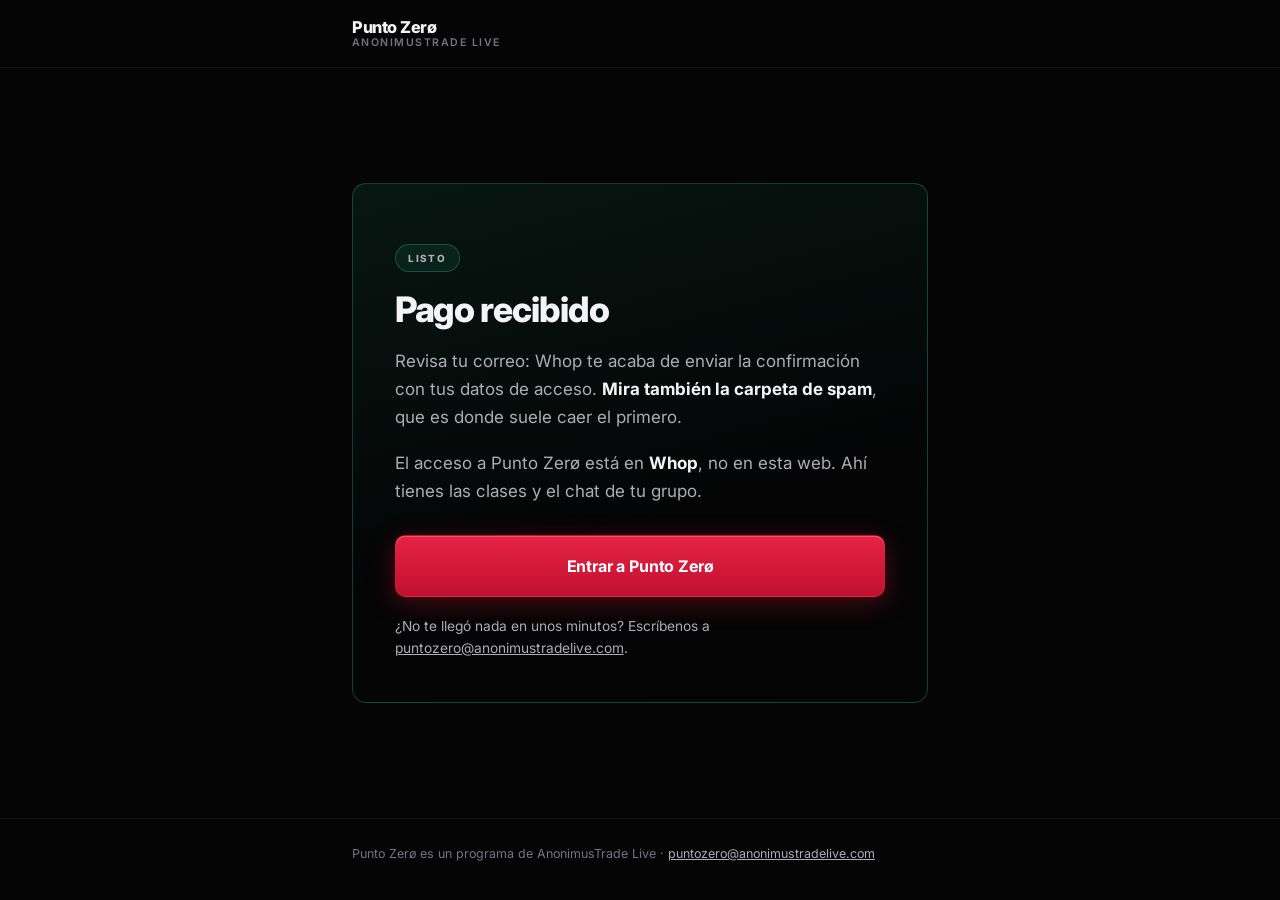
<file: puntozero/gracias/index.html>
<!DOCTYPE html>
<html lang="es">
<head>
<meta charset="UTF-8">
<meta name="viewport" content="width=device-width, initial-scale=1.0">
<title>Pago recibido · Punto Zerø</title>
<meta name="robots" content="noindex, nofollow">
<meta name="theme-color" content="#050506">
<link rel="icon" href="../img/icono.png" type="image/png">
<link rel="apple-touch-icon" href="../img/icono.png">

<link rel="preconnect" href="https://fonts.googleapis.com">
<link rel="preconnect" href="https://fonts.gstatic.com" crossorigin>
<link href="https://fonts.googleapis.com/css2?family=Inter:wght@400;500;600;700;800;900&display=swap" rel="stylesheet">

<style>
/* Mismos tokens que la landing. Esta página es autocontenida a propósito:
   es la primera que ve alguien que acaba de pagar, y no debe depender de
   nada que pueda fallar. */
:root {
  --bg:        #050506;
  --card:      #151519;
  --line:      rgba(244,244,246,0.10);
  --line-soft: rgba(244,244,246,0.06);

  --crimson:      #E23B52;
  --crimson-glow: rgba(226,59,82,0.14);
  --crimson-line: rgba(226,59,82,0.28);

  --text:  #F4F4F6;
  --muted: #ADADB6;
  --dim:   #74747E;

  --green-lt:   #2FD693;
  --green-glow: rgba(30,158,106,0.12);
  --green-line: rgba(47,214,147,0.28);

  --rad: 14px;
}

*,*::before,*::after { margin:0; padding:0; box-sizing:border-box }
html { -webkit-text-size-adjust:100% }
body {
  font-family:'Inter',system-ui,-apple-system,sans-serif;
  background:var(--bg); color:var(--text);
  line-height:1.65; font-size:17px;
  -webkit-font-smoothing:antialiased;
  min-height:100vh; display:flex; flex-direction:column;
}

.wrap { max-width:640px; margin:0 auto; padding:0 clamp(1.25rem,5vw,2rem); width:100% }

/* ── Cabecera: la misma marca de la landing, sin menú ni CTA.
      Quien llega aquí ya compró: no hay nada más que venderle. ── */
header { border-bottom:1px solid var(--line-soft); padding:1.1rem 0 }
.marca { display:flex; flex-direction:column; text-decoration:none; color:inherit; line-height:1.2 }
.marca b { font-size:1.02rem; font-weight:800; letter-spacing:-0.03em }
.marca span { font-size:0.66rem; font-weight:600; letter-spacing:0.14em; text-transform:uppercase; color:var(--dim) }

main { flex:1; display:flex; align-items:center; padding:clamp(3rem,10vw,5.5rem) 0 }

.tarjeta {
  border:1px solid var(--green-line); border-radius:var(--rad);
  background:linear-gradient(165deg, var(--green-glow), rgba(21,21,25,0) 62%);
  padding:clamp(1.7rem,6vw,2.6rem);
}
.tarjeta.malo {
  border-color:var(--crimson-line);
  background:linear-gradient(165deg, var(--crimson-glow), rgba(21,21,25,0) 62%);
}

.marcador {
  display:inline-block; margin-bottom:1.1rem; padding:0.32rem 0.8rem; border-radius:100px;
  font-size:0.62rem; font-weight:800; letter-spacing:0.13em; text-transform:uppercase;
  background:var(--green-glow); border:1px solid var(--green-line); color:var(--green-lt);
}
.tarjeta.malo .marcador { background:var(--crimson-glow); border-color:var(--crimson-line); color:var(--crimson) }

h1 { font-size:clamp(1.6rem,5.4vw,2.2rem); line-height:1.12; letter-spacing:-0.03em; font-weight:800 }
.tarjeta p { margin-top:1.1rem; color:var(--muted) }
.tarjeta p strong { color:var(--text); font-weight:700 }

.btn {
  display:inline-flex; align-items:center; justify-content:center; gap:0.5rem;
  font-family:inherit; font-size:1rem; font-weight:700; letter-spacing:-0.01em;
  padding:1.05rem 1.9rem; border-radius:10px; border:1px solid transparent;
  text-decoration:none; cursor:pointer; text-align:center;
  transition:transform .18s ease, box-shadow .18s ease, background .18s ease;
  background:linear-gradient(180deg,#E62345 0%,#C01031 100%); color:#fff;
  box-shadow:inset 0 1px 0 rgba(255,255,255,0.22), 0 6px 26px rgba(206,20,54,0.34);
  margin-top:1.9rem; width:100%;
}
.btn:hover {
  background:linear-gradient(180deg,#F23050 0%,#CE1436 100%);
  transform:translateY(-2px);
  box-shadow:inset 0 1px 0 rgba(255,255,255,0.26), 0 10px 34px rgba(206,20,54,0.48);
}
@media (prefers-reduced-motion:reduce){ .btn, .btn:hover { transition:none; transform:none } }

.pie-nota { margin-top:1.3rem; font-size:0.86rem; color:var(--dim) }
.pie-nota a { color:var(--muted) }

footer { border-top:1px solid var(--line-soft); padding:1.6rem 0 2.2rem }
footer p { font-size:0.78rem; color:var(--dim) }
footer a { color:var(--muted) }

:focus-visible { outline:2px solid var(--crimson); outline-offset:3px; border-radius:4px }
</style>
</head>
<body>

<header>
  <div class="wrap">
    <a class="marca" href="https://anonimustradelive.com/puntozero/">
      <b>Punto Zerø</b>
      <span>AnonimusTrade Live</span>
    </a>
  </div>
</header>

<main>
  <div class="wrap">

    <!-- Estado normal: Whop devuelve aquí tras un pago correcto. También es lo
         que se ve si la URL llega sin ningún parámetro. -->
    <div class="tarjeta" id="ok">
      <p class="marcador">Listo</p>
      <h1>Pago recibido</h1>
      <p>
        Revisa tu correo: Whop te acaba de enviar la confirmación con tus datos de acceso.
        <strong>Mira también la carpeta de spam</strong>, que es donde suele caer el primero.
      </p>
      <p>
        El acceso a Punto Zerø está en <strong>Whop</strong>, no en esta web. Ahí tienes las
        clases y el chat de tu grupo.
      </p>
      <a class="btn" href="https://whop.com/puntozero" target="_blank" rel="noopener">Entrar a Punto Zerø</a>
      <p class="pie-nota">
        ¿No te llegó nada en unos minutos? Escríbenos a
        <a href="mailto:puntozero@anonimustradelive.com">puntozero@anonimustradelive.com</a>.
      </p>
    </div>

    <!-- Estado de error: Whop añade ?status=error cuando el pago no se completó. -->
    <div class="tarjeta malo" id="error" hidden>
      <p class="marcador">Sin completar</p>
      <h1>El pago no se completó</h1>
      <p>
        No se te cobró nada. Puede ser un rechazo del banco, una tarjeta sin fondos o
        simplemente que se cerró la ventana antes de terminar.
      </p>
      <p>
        Tu plaza <strong>no está reservada</strong> todavía. Vuelve a la página e inténtalo
        de nuevo cuando quieras.
      </p>
      <a class="btn" href="https://anonimustradelive.com/puntozero/">Volver a intentarlo</a>
      <p class="pie-nota">
        ¿Se repite el problema? Escríbenos a
        <a href="mailto:puntozero@anonimustradelive.com">puntozero@anonimustradelive.com</a>
        y lo resolvemos contigo.
      </p>
    </div>

  </div>
</main>

<footer>
  <div class="wrap">
    <p>
      Punto Zerø es un programa de AnonimusTrade Live ·
      <a href="mailto:puntozero@anonimustradelive.com">puntozero@anonimustradelive.com</a>
    </p>
  </div>
</footer>

<script>
/* Whop devuelve a esta URL con ?status=... El caso bueno (y el caso sin
   parámetro) ya está pintado en el HTML, así que si el script no corriera
   la persona igual vería la confirmación en vez de una página en blanco. */
(function () {
  var estado = new URLSearchParams(window.location.search).get('status');
  if (estado === 'error') {
    document.getElementById('ok').hidden = true;
    document.getElementById('error').hidden = false;
    document.title = 'El pago no se completó · Punto Zerø';
  }
})();
</script>

</body>
</html>
</file>
